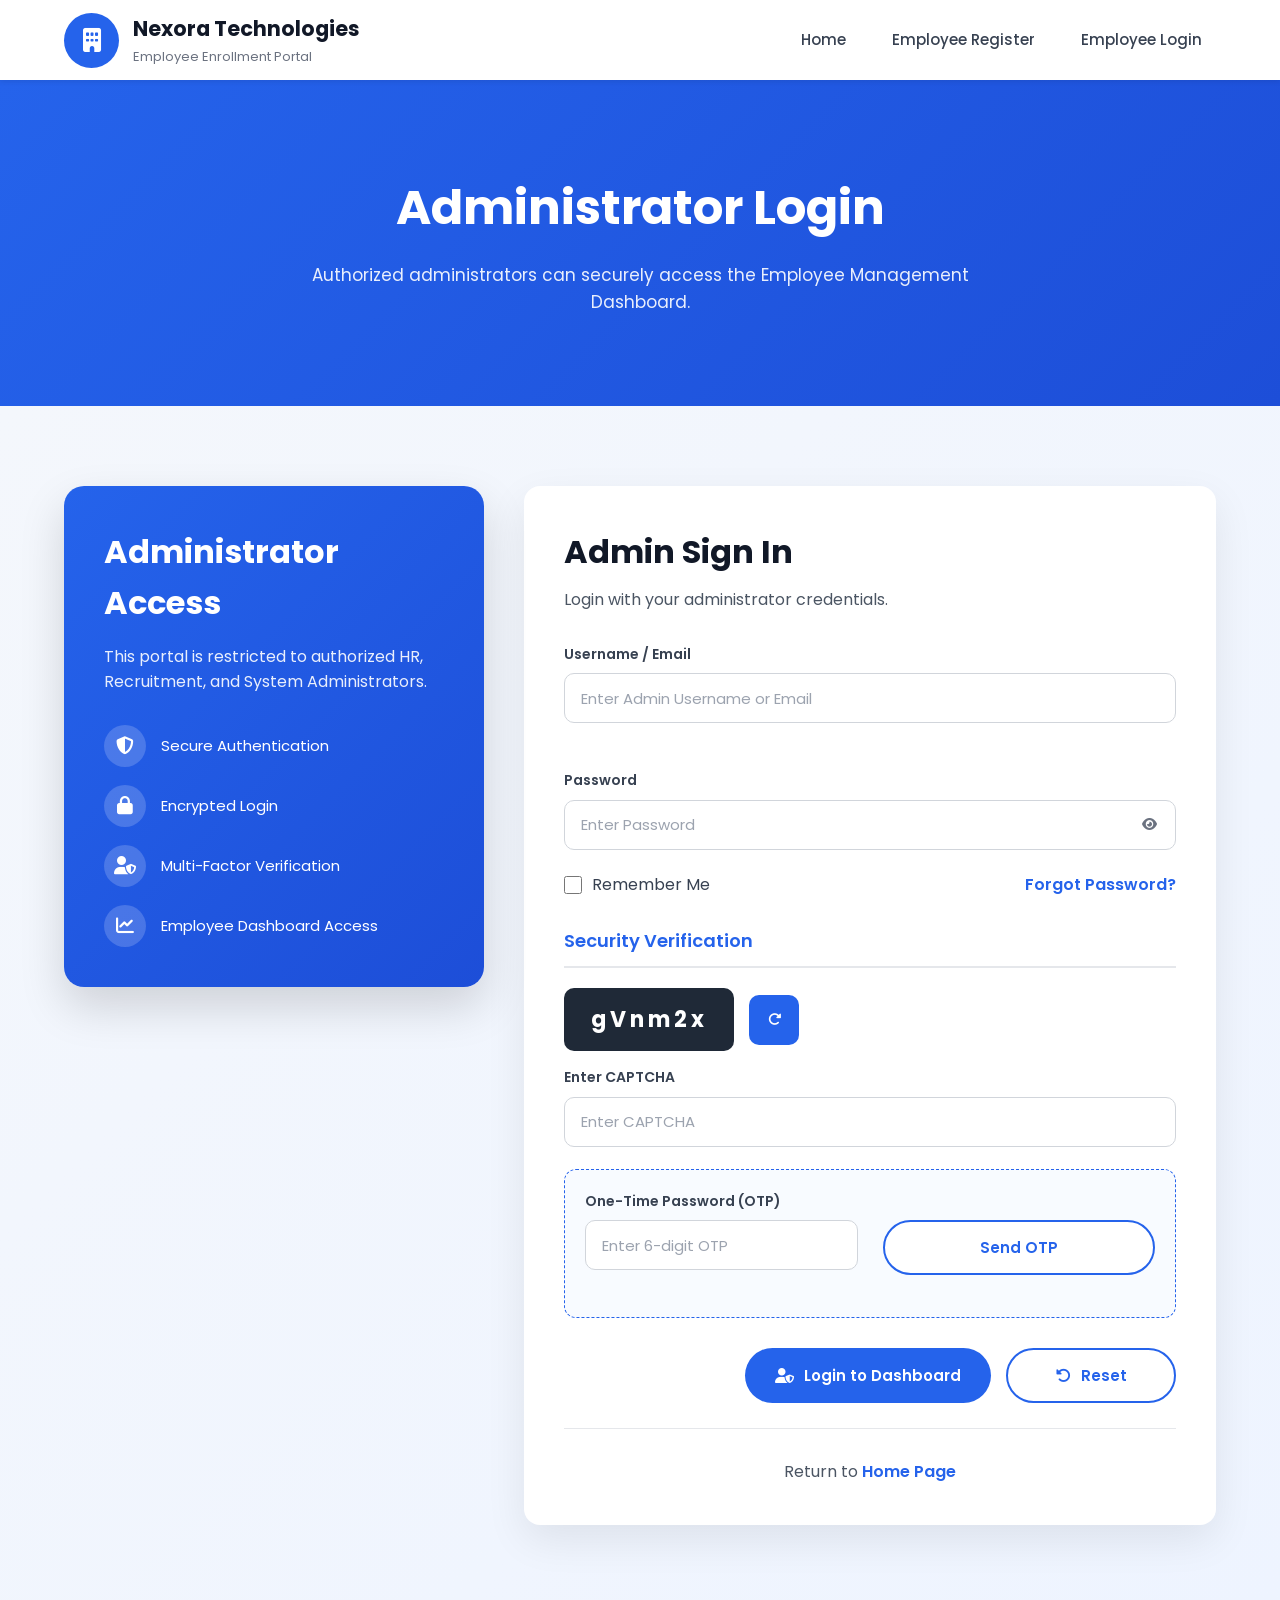
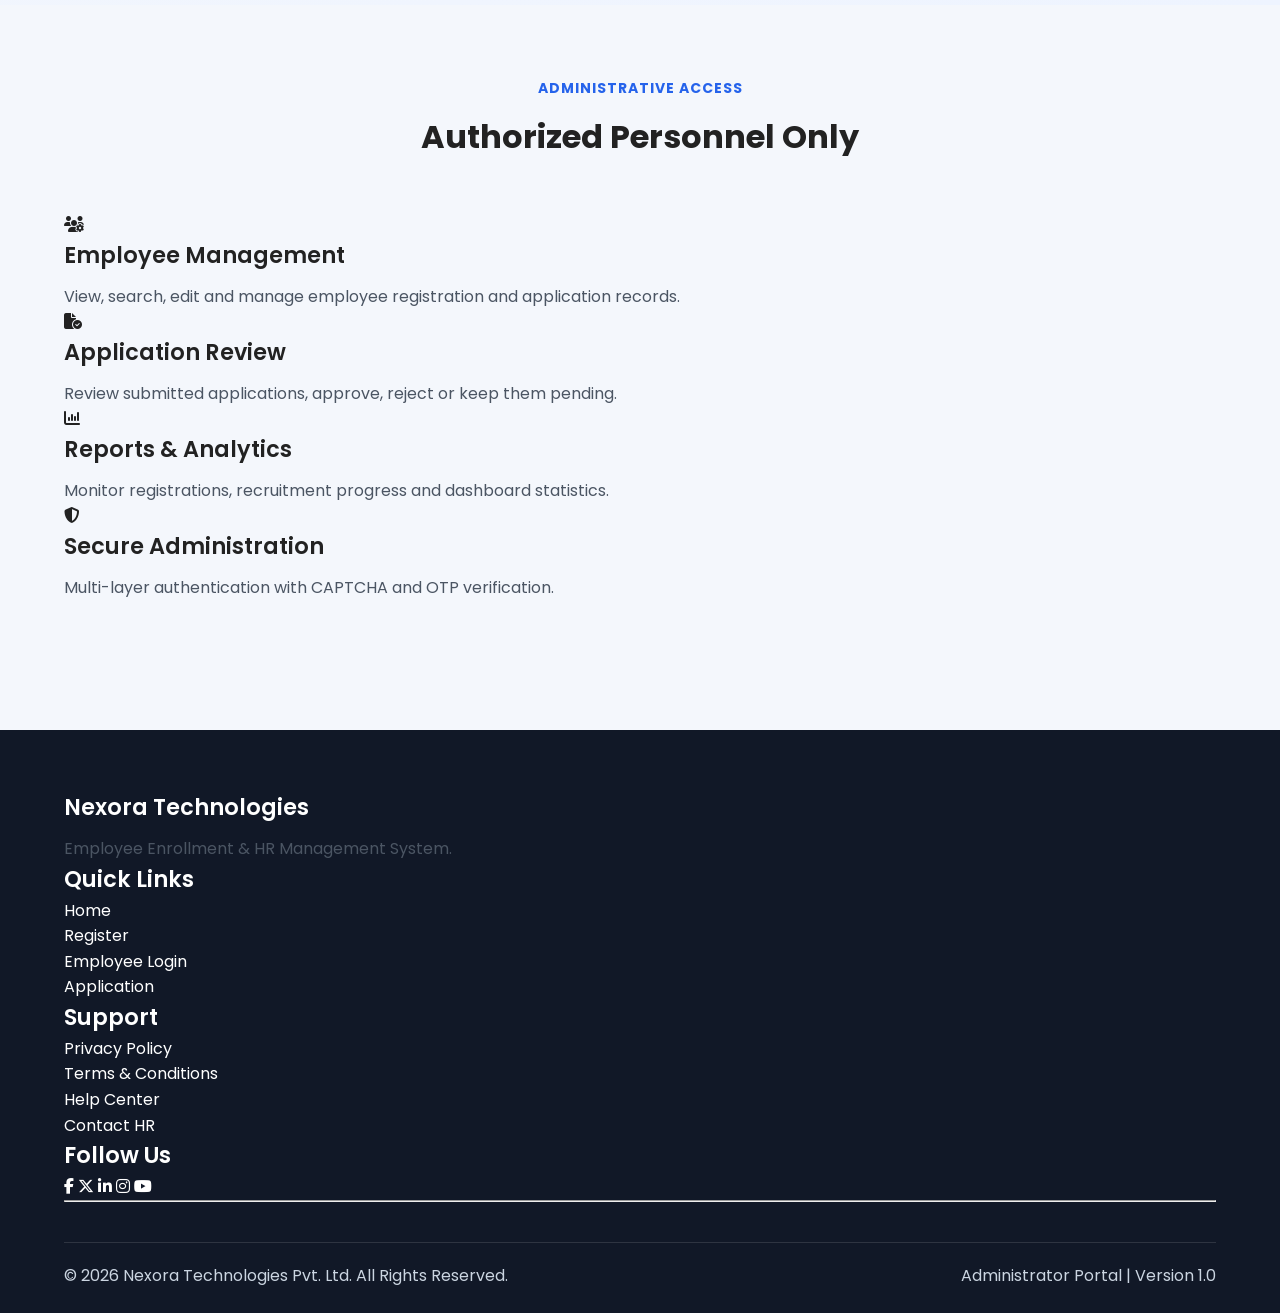
<file: admin-dashboard.html>
<!DOCTYPE html>
<html lang="en">

<head>

    <meta charset="UTF-8">

    <meta name="viewport"
          content="width=device-width, initial-scale=1.0">

    <title>Admin Dashboard | Nexora Technologies Pvt. Ltd.</title>

    <meta name="description"
          content="Administrator Dashboard - Employee Enrollment & HR Management System">

    <!-- Google Fonts -->
    <link rel="preconnect"
          href="https://fonts.googleapis.com">

    <link rel="preconnect"
          href="https://fonts.gstatic.com"
          crossorigin>

    <link href="https://fonts.googleapis.com/css2?family=Poppins:wght@300;400;500;600;700;800&display=swap"
          rel="stylesheet">

    <!-- Font Awesome -->
    <link rel="stylesheet"
          href="https://cdnjs.cloudflare.com/ajax/libs/font-awesome/6.6.0/css/all.min.css">

    <!-- Main CSS -->
    <link rel="stylesheet"
          href="style.css">

</head>

<body>

<!-- ===================================================
     DASHBOARD HEADER
=================================================== -->

<header class="dashboard-header">

    <div class="dashboard-header-left">

        <button
            id="sidebarToggle"
            class="menu-btn">

            <i class="fa-solid fa-bars"></i>

        </button>

        <a href="index.html"
           class="dashboard-logo">

            <i class="fa-solid fa-building"></i>

            <div>

                <h2>Nexora Technologies</h2>

                <span>Administrator Dashboard</span>

            </div>

        </a>

    </div>

    <div class="dashboard-header-right">

        <div class="header-search">

            <i class="fa-solid fa-magnifying-glass"></i>

            <input
                type="text"
                id="dashboardSearch"
                placeholder="Search employee...">

        </div>

        <button class="header-icon">

            <i class="fa-regular fa-bell"></i>

            <span class="notification-count">

                5

            </span>

        </button>

        <button class="header-icon">

            <i class="fa-regular fa-envelope"></i>

        </button>

        <div class="admin-profile">

            <img
                src="https://via.placeholder.com/45"
                alt="Admin">

            <div>

                <h4>

                    Administrator

                </h4>

                <span>

                    HR Department

                </span>

            </div>

        </div>

    </div>

</header>



<!-- ===================================================
     MAIN DASHBOARD
=================================================== -->

<div class="dashboard-container">

<!-- ===================================================
     SIDEBAR
=================================================== -->

<aside
    class="dashboard-sidebar"
    id="dashboardSidebar">

    <div class="sidebar-menu">

        <h4>

            MAIN MENU

        </h4>

        <ul>

            <li class="active">

                <a href="#">

                    <i class="fa-solid fa-gauge-high"></i>

                    Dashboard

                </a>

            </li>

            <li>

                <a href="#employees">

                    <i class="fa-solid fa-users"></i>

                    Employees

                </a>

            </li>

            <li>

                <a href="#applications">

                    <i class="fa-solid fa-file-lines"></i>

                    Applications

                </a>

            </li>

            <li>

                <a href="#departments">

                    <i class="fa-solid fa-building-user"></i>

                    Departments

                </a>

            </li>

            <li>

                <a href="#attendance">

                    <i class="fa-solid fa-calendar-check"></i>

                    Attendance

                </a>

            </li>

            <li>

                <a href="#reports">

                    <i class="fa-solid fa-chart-column"></i>

                    Reports

                </a>

            </li>

            <li>

                <a href="#analytics">

                    <i class="fa-solid fa-chart-line"></i>

                    Analytics

                </a>

            </li>

            <li>

                <a href="#settings">

                    <i class="fa-solid fa-gear"></i>

                    Settings

                </a>

            </li>

            <li>

                <a href="admin-login.html">

                    <i class="fa-solid fa-right-from-bracket"></i>

                    Logout

                </a>

            </li>

        </ul>

    </div>

</aside>



<!-- ===================================================
     CONTENT AREA
=================================================== -->

<main class="dashboard-content">

<!-- ===================================================
     PAGE TITLE
=================================================== -->

<div class="page-title">

    <div>

        <h1>

            Dashboard Overview

        </h1>

        <p>

            Welcome back, Administrator.
            Here is today's recruitment overview.

        </p>

    </div>

    <button
        class="btn primary-btn">

        <i class="fa-solid fa-download"></i>

        Export Report

    </button>

</div>



<!-- ===================================================
     DASHBOARD STATISTICS
=================================================== -->

<section class="stats-grid">

    <div class="stat-card">

        <div class="stat-icon blue">

            <i class="fa-solid fa-users"></i>

        </div>

        <div>

            <h2 id="totalEmployees">

                248

            </h2>

            <p>

                Total Employees

            </p>

        </div>

    </div>

    <div class="stat-card">

        <div class="stat-icon green">

            <i class="fa-solid fa-user-plus"></i>

        </div>

        <div>

            <h2 id="newApplications">

                37

            </h2>

            <p>

                New Applications

            </p>

        </div>

    </div>

    <div class="stat-card">

        <div class="stat-icon orange">

            <i class="fa-solid fa-clock"></i>

        </div>

        <div>

            <h2 id="pendingReview">

                14

            </h2>

            <p>

                Pending Review

            </p>

        </div>

    </div>

    <div class="stat-card">

        <div class="stat-icon red">

            <i class="fa-solid fa-circle-check"></i>

        </div>

        <div>

            <h2 id="approvedApplications">

                186

            </h2>

            <p>

                Approved

            </p>

        </div>

    </div>

</section>

<!-- ===========================================
     Continues in Part 2
=========================================== -->
<!-- ===================================================
     QUICK ACTIONS
=================================================== -->

<section class="quick-actions-section">

    <div class="section-header">

        <h2>

            Quick Actions

        </h2>

        <p>

            Frequently used administrator operations.

        </p>

    </div>

    <div class="quick-actions-grid">

        <button class="action-card" id="addEmployeeBtn">

            <i class="fa-solid fa-user-plus"></i>

            <span>Add Employee</span>

        </button>

        <button class="action-card" id="viewApplicationsBtn">

            <i class="fa-solid fa-file-circle-check"></i>

            <span>Review Applications</span>

        </button>

        <button class="action-card" id="generateReportBtn">

            <i class="fa-solid fa-file-arrow-down"></i>

            <span>Generate Report</span>

        </button>

        <button class="action-card" id="sendNoticeBtn">

            <i class="fa-solid fa-bullhorn"></i>

            <span>Send Notice</span>

        </button>

        <button class="action-card" id="manageDepartmentsBtn">

            <i class="fa-solid fa-building-user"></i>

            <span>Departments</span>

        </button>

        <button class="action-card" id="systemSettingsBtn">

            <i class="fa-solid fa-gear"></i>

            <span>System Settings</span>

        </button>

    </div>

</section>



<!-- ===================================================
     RECENT ACTIVITIES
=================================================== -->

<section class="dashboard-card">

    <div class="card-header">

        <h2>

            Recent Activities

        </h2>

        <button class="btn secondary-btn">

            View All

        </button>

    </div>

    <div class="activity-list">

        <div class="activity-item">

            <div class="activity-icon success">

                <i class="fa-solid fa-user-check"></i>

            </div>

            <div class="activity-content">

                <h4>

                    New employee approved

                </h4>

                <p>

                    Rahul Sharma's application was approved by HR.

                </p>

            </div>

            <span class="activity-time">

                10 mins ago

            </span>

        </div>

        <div class="activity-item">

            <div class="activity-icon warning">

                <i class="fa-solid fa-file-circle-question"></i>

            </div>

            <div class="activity-content">

                <h4>

                    Application pending review

                </h4>

                <p>

                    Priya Das submitted a new employee application.

                </p>

            </div>

            <span class="activity-time">

                35 mins ago

            </span>

        </div>

        <div class="activity-item">

            <div class="activity-icon info">

                <i class="fa-solid fa-envelope-open-text"></i>

            </div>

            <div class="activity-content">

                <h4>

                    Offer letter emailed

                </h4>

                <p>

                    Appointment letter successfully delivered.

                </p>

            </div>

            <span class="activity-time">

                1 hour ago

            </span>

        </div>

        <div class="activity-item">

            <div class="activity-icon danger">

                <i class="fa-solid fa-triangle-exclamation"></i>

            </div>

            <div class="activity-content">

                <h4>

                    Document verification required

                </h4>

                <p>

                    PAN verification failed for one applicant.

                </p>

            </div>

            <span class="activity-time">

                2 hours ago

            </span>

        </div>

    </div>

</section>



<!-- ===================================================
     RECRUITMENT SUMMARY
=================================================== -->

<section class="summary-grid">

    <div class="summary-card">

        <h3>

            Today's Interviews

        </h3>

        <h1>

            12

        </h1>

        <p>

            Scheduled candidates

        </p>

    </div>

    <div class="summary-card">

        <h3>

            Open Positions

        </h3>

        <h1>

            18

        </h1>

        <p>

            Across all departments

        </p>

    </div>

    <div class="summary-card">

        <h3>

            Offers Released

        </h3>

        <h1>

            8

        </h1>

        <p>

            This week

        </p>

    </div>

    <div class="summary-card">

        <h3>

            Joining Today

        </h3>

        <h1>

            5

        </h1>

        <p>

            New employees

        </p>

    </div>

</section>



<!-- ===================================================
     ANNOUNCEMENTS
=================================================== -->

<section class="dashboard-card">

    <div class="card-header">

        <h2>

            HR Announcements

        </h2>

    </div>

    <div class="announcement-list">

        <div class="announcement-item">

            <i class="fa-solid fa-bullhorn"></i>

            <div>

                <h4>

                    Recruitment Drive

                </h4>

                <p>

                    Campus hiring begins next Monday.

                </p>

            </div>

        </div>

        <div class="announcement-item">

            <i class="fa-solid fa-calendar-days"></i>

            <div>

                <h4>

                    Monthly HR Meeting

                </h4>

                <p>

                    Scheduled for Friday at 3:00 PM.

                </p>

            </div>

        </div>

        <div class="announcement-item">

            <i class="fa-solid fa-shield-halved"></i>

            <div>

                <h4>

                    Security Reminder

                </h4>

                <p>

                    Enable two-factor authentication for all admin accounts.

                </p>

            </div>

        </div>

    </div>

</section>

<!-- ===================================================
     EMPLOYEE MANAGEMENT TABLE
     Continues in Part 3
=================================================== -->


<!-- ===================================================
     EMPLOYEE MANAGEMENT
=================================================== -->

<section
    class="dashboard-card"
    id="employees">

    <div class="card-header">

        <div>

            <h2>

                Employee Management

            </h2>

            <p>

                View, search, edit and manage employee records.

            </p>

        </div>

        <button
            class="btn primary-btn"
            id="addEmployee">

            <i class="fa-solid fa-user-plus"></i>

            Add Employee

        </button>

    </div>



    <!-- ==========================================
         SEARCH & FILTER
    ========================================== -->

    <div class="table-toolbar">

        <div class="toolbar-search">

            <i class="fa-solid fa-magnifying-glass"></i>

            <input
                type="text"
                id="employeeSearch"
                placeholder="Search by Employee ID, Name or Email">

        </div>

        <div class="toolbar-filters">

            <select id="departmentFilter">

                <option value="">All Departments</option>
                <option>Software Development</option>
                <option>Web Development</option>
                <option>Mobile Development</option>
                <option>Cloud Computing</option>
                <option>AI & ML</option>
                <option>Cyber Security</option>
                <option>HR</option>
                <option>Finance</option>
                <option>Marketing</option>

            </select>

            <select id="statusFilter">

                <option value="">All Status</option>
                <option>Approved</option>
                <option>Pending</option>
                <option>Rejected</option>

            </select>

            <button
                class="btn secondary-btn"
                id="refreshEmployeeTable">

                <i class="fa-solid fa-rotate-right"></i>

                Refresh

            </button>

        </div>

    </div>



    <!-- ==========================================
         EMPLOYEE TABLE
    ========================================== -->

    <div class="table-responsive">

        <table
            class="dashboard-table"
            id="employeeTable">

            <thead>

                <tr>

                    <th>#</th>

                    <th>Employee ID</th>

                    <th>Name</th>

                    <th>Email</th>

                    <th>Department</th>

                    <th>Mobile</th>

                    <th>Status</th>

                    <th>Actions</th>

                </tr>

            </thead>

            <tbody id="employeeTableBody">

                <tr>

                    <td>1</td>

                    <td>EMP000001</td>

                    <td>Rahul Sharma</td>

                    <td>rahul@email.com</td>

                    <td>Software Development</td>

                    <td>9876543210</td>

                    <td>

                        <span class="status approved">

                            Approved

                        </span>

                    </td>

                    <td>

                        <button
                            class="table-btn view-btn"
                            title="View">

                            <i class="fa-solid fa-eye"></i>

                        </button>

                        <button
                            class="table-btn edit-btn"
                            title="Edit">

                            <i class="fa-solid fa-pen"></i>

                        </button>

                        <button
                            class="table-btn delete-btn"
                            title="Delete">

                            <i class="fa-solid fa-trash"></i>

                        </button>

                    </td>

                </tr>

                <tr>

                    <td>2</td>

                    <td>EMP000002</td>

                    <td>Priya Das</td>

                    <td>priya@email.com</td>

                    <td>Human Resources</td>

                    <td>9123456789</td>

                    <td>

                        <span class="status pending">

                            Pending

                        </span>

                    </td>

                    <td>

                        <button
                            class="table-btn view-btn">

                            <i class="fa-solid fa-eye"></i>

                        </button>

                        <button
                            class="table-btn edit-btn">

                            <i class="fa-solid fa-pen"></i>

                        </button>

                        <button
                            class="table-btn delete-btn">

                            <i class="fa-solid fa-trash"></i>

                        </button>

                    </td>

                </tr>

                <tr>

                    <td>3</td>

                    <td>EMP000003</td>

                    <td>Amit Kumar</td>

                    <td>amit@email.com</td>

                    <td>Finance</td>

                    <td>9012345678</td>

                    <td>

                        <span class="status rejected">

                            Rejected

                        </span>

                    </td>

                    <td>

                        <button
                            class="table-btn view-btn">

                            <i class="fa-solid fa-eye"></i>

                        </button>

                        <button
                            class="table-btn edit-btn">

                            <i class="fa-solid fa-pen"></i>

                        </button>

                        <button
                            class="table-btn delete-btn">

                            <i class="fa-solid fa-trash"></i>

                        </button>

                    </td>

                </tr>

            </tbody>

        </table>

    </div>



    <!-- ==========================================
         PAGINATION
    ========================================== -->

    <div class="table-footer">

        <div>

            Showing

            <strong>

                1-3

            </strong>

            of

            <strong>

                248

            </strong>

            Employees

        </div>

        <div class="pagination">

            <button class="page-btn">

                <i class="fa-solid fa-angle-left"></i>

            </button>

            <button class="page-btn active">

                1

            </button>

            <button class="page-btn">

                2

            </button>

            <button class="page-btn">

                3

            </button>

            <button class="page-btn">

                4

            </button>

            <button class="page-btn">

                <i class="fa-solid fa-angle-right"></i>

            </button>

        </div>

    </div>

</section>

<!-- ===================================================
     EMPLOYEE DETAILS MODAL
     Continues in Part 4
=================================================== -->

<!-- ===================================================
     EMPLOYEE DETAILS MODAL
=================================================== -->

<div
    class="modal"
    id="employeeModal">

    <div class="modal-content large-modal">

        <div class="modal-header">

            <h2>

                Employee Details

            </h2>

            <button
                class="close-modal"
                id="closeEmployeeModal">

                <i class="fa-solid fa-xmark"></i>

            </button>

        </div>

        <div class="modal-body">

            <div class="employee-profile">

                <div class="employee-avatar">

                    <img
                        src="https://via.placeholder.com/120"
                        alt="Employee">

                </div>

                <div class="employee-basic-info">

                    <h2 id="modalEmployeeName">

                        Rahul Sharma

                    </h2>

                    <p>

                        Employee ID :
                        <strong id="modalEmployeeId">

                            EMP000001

                        </strong>

                    </p>

                    <p>

                        Department :
                        <strong id="modalDepartment">

                            Software Development

                        </strong>

                    </p>

                    <span class="status approved">

                        Approved

                    </span>

                </div>

            </div>

            <hr>

            <div class="details-grid">

                <div>

                    <h4>Email</h4>
                    <p id="modalEmail">rahul@email.com</p>

                </div>

                <div>

                    <h4>Mobile</h4>
                    <p id="modalMobile">9876543210</p>

                </div>

                <div>

                    <h4>Date of Birth</h4>
                    <p id="modalDob">15 May 2000</p>

                </div>

                <div>

                    <h4>Gender</h4>
                    <p id="modalGender">Male</p>

                </div>

                <div>

                    <h4>Qualification</h4>
                    <p id="modalQualification">B.Tech</p>

                </div>

                <div>

                    <h4>Experience</h4>
                    <p id="modalExperience">2 Years</p>

                </div>

                <div>

                    <h4>Joining Date</h4>
                    <p id="modalJoiningDate">01 July 2026</p>

                </div>

                <div>

                    <h4>Application Status</h4>
                    <p id="modalStatus">Approved</p>

                </div>

            </div>

            <div class="employee-address">

                <h3>

                    Address

                </h3>

                <p id="modalAddress">

                    Kolkata, West Bengal, India

                </p>

            </div>

            <div class="employee-skills">

                <h3>

                    Technical Skills

                </h3>

                <div class="skill-tags">

                    <span>HTML</span>
                    <span>CSS</span>
                    <span>JavaScript</span>
                    <span>React</span>
                    <span>Node.js</span>

                </div>

            </div>

        </div>

        <div class="modal-footer">

            <button
                class="btn secondary-btn"
                id="printEmployeeProfile">

                <i class="fa-solid fa-print"></i>

                Print

            </button>

            <button
                class="btn primary-btn"
                id="editEmployeeProfile">

                <i class="fa-solid fa-pen"></i>

                Edit Employee

            </button>

        </div>

    </div>

</div>



<!-- ===================================================
     APPLICATION REVIEW PANEL
=================================================== -->

<section
    class="dashboard-card"
    id="applications">

    <div class="card-header">

        <div>

            <h2>

                Pending Applications

            </h2>

            <p>

                Review employee applications awaiting approval.

            </p>

        </div>

    </div>

    <div class="table-responsive">

        <table class="dashboard-table">

            <thead>

                <tr>

                    <th>Application ID</th>
                    <th>Applicant</th>
                    <th>Department</th>
                    <th>Applied On</th>
                    <th>Status</th>
                    <th>Action</th>

                </tr>

            </thead>

            <tbody>

                <tr>

                    <td>APP000021</td>
                    <td>Ankit Roy</td>
                    <td>Web Development</td>
                    <td>28 Jul 2026</td>

                    <td>

                        <span class="status pending">

                            Pending

                        </span>

                    </td>

                    <td>

                        <button class="table-btn approve-btn">

                            <i class="fa-solid fa-check"></i>

                        </button>

                        <button class="table-btn reject-btn">

                            <i class="fa-solid fa-xmark"></i>

                        </button>

                        <button class="table-btn view-btn">

                            <i class="fa-solid fa-eye"></i>

                        </button>

                    </td>

                </tr>

                <tr>

                    <td>APP000022</td>
                    <td>Sneha Paul</td>
                    <td>Finance</td>
                    <td>29 Jul 2026</td>

                    <td>

                        <span class="status pending">

                            Pending

                        </span>

                    </td>

                    <td>

                        <button class="table-btn approve-btn">

                            <i class="fa-solid fa-check"></i>

                        </button>

                        <button class="table-btn reject-btn">

                            <i class="fa-solid fa-xmark"></i>

                        </button>

                        <button class="table-btn view-btn">

                            <i class="fa-solid fa-eye"></i>

                        </button>

                    </td>

                </tr>

            </tbody>

        </table>

    </div>

</section>

<!-- ===================================================
     REPORTS & ANALYTICS
     Continues in Part 5
=================================================== -->

<!-- ===================================================
     REPORTS & ANALYTICS
=================================================== -->

<section
    class="dashboard-card"
    id="reports">

    <div class="card-header">

        <div>

            <h2>

                Reports & Analytics

            </h2>

            <p>

                Recruitment statistics and employee insights.

            </p>

        </div>

        <button
            class="btn primary-btn"
            id="downloadReports">

            <i class="fa-solid fa-file-arrow-down"></i>

            Download Reports

        </button>

    </div>

    <div class="analytics-grid">

        <div class="analytics-card">

            <h3>

                Recruitment Progress

            </h3>

            <div class="chart-placeholder">

                <i class="fa-solid fa-chart-column"></i>

                <p>

                    Monthly Recruitment Chart

                </p>

            </div>

        </div>

        <div class="analytics-card">

            <h3>

                Department Distribution

            </h3>

            <div class="chart-placeholder">

                <i class="fa-solid fa-chart-pie"></i>

                <p>

                    Employee Distribution

                </p>

            </div>

        </div>

        <div class="analytics-card">

            <h3>

                Application Status

            </h3>

            <ul class="analytics-list">

                <li>

                    <span>Approved</span>

                    <strong>186</strong>

                </li>

                <li>

                    <span>Pending</span>

                    <strong>14</strong>

                </li>

                <li>

                    <span>Rejected</span>

                    <strong>48</strong>

                </li>

                <li>

                    <span>Total</span>

                    <strong>248</strong>

                </li>

            </ul>

        </div>

    </div>

</section>



<!-- ===================================================
     SYSTEM SETTINGS
=================================================== -->

<section
    class="dashboard-card"
    id="settings">

    <div class="card-header">

        <div>

            <h2>

                System Settings

            </h2>

            <p>

                Configure administrator preferences.

            </p>

        </div>

    </div>

    <div class="settings-grid">

        <div class="setting-item">

            <label>

                Company Name

            </label>

            <input
                type="text"
                value="Nexora Technologies Pvt. Ltd.">

        </div>

        <div class="setting-item">

            <label>

                HR Contact Email

            </label>

            <input
                type="email"
                value="hr@nexora.com">

        </div>

        <div class="setting-item">

            <label>

                Support Phone

            </label>

            <input
                type="text"
                value="+91 9876543210">

        </div>

        <div class="setting-item">

            <label>

                Default Application Status

            </label>

            <select>

                <option selected>

                    Pending

                </option>

                <option>

                    Approved

                </option>

                <option>

                    Rejected

                </option>

            </select>

        </div>

    </div>

    <div class="settings-actions">

        <button
            class="btn primary-btn">

            <i class="fa-solid fa-floppy-disk"></i>

            Save Settings

        </button>

    </div>

</section>



<!-- ===================================================
     ADMIN PROFILE
=================================================== -->

<section
    class="dashboard-card">

    <div class="card-header">

        <h2>

            Administrator Profile

        </h2>

    </div>

    <div class="admin-profile-card">

        <div class="profile-image">

            <img
                src="https://via.placeholder.com/140"
                alt="Administrator">

        </div>

        <div class="profile-details">

            <h3>

                System Administrator

            </h3>

            <p>

                Administrator ID:
                <strong>ADM0001</strong>

            </p>

            <p>

                Department:
                <strong>Human Resources</strong>

            </p>

            <p>

                Email:
                <strong>admin@nexora.com</strong>

            </p>

            <p>

                Last Login:
                <strong>30 July 2026, 09:15 AM</strong>

            </p>

        </div>

    </div>

</section>

<!-- ===================================================
     FOOTER & SCRIPTS
     Continues in Part 6
=================================================== -->

<!-- ===================================================
     DASHBOARD FOOTER
=================================================== -->

<footer class="dashboard-footer">

    <div class="footer-left">

        <p>

            &copy; 2026 Nexora Technologies Pvt. Ltd.
            All Rights Reserved.

        </p>

    </div>

    <div class="footer-right">

        <span>

            Admin Dashboard Version 1.0

        </span>

    </div>

</footer>

</main>

</div>



<!-- ===================================================
     LOADING OVERLAY
=================================================== -->

<div
    id="loadingOverlay"
    class="loading-overlay"
    style="display:none;">

    <div class="loader"></div>

    <p>

        Processing request...

    </p>

</div>



<!-- ===================================================
     TOAST NOTIFICATION
=================================================== -->

<div
    id="toastNotification"
    class="toast-notification">

    <span id="toastMessage">

        Notification

    </span>

</div>



<!-- ===================================================
     DELETE CONFIRMATION MODAL
=================================================== -->

<div
    class="modal"
    id="deleteConfirmationModal">

    <div class="modal-content small-modal">

        <div class="modal-header">

            <h2>

                Delete Employee

            </h2>

            <button
                class="close-modal"
                id="closeDeleteModal">

                <i class="fa-solid fa-xmark"></i>

            </button>

        </div>

        <div class="modal-body">

            <p>

                Are you sure you want to delete this employee record?

            </p>

            <p>

                This action cannot be undone.

            </p>

        </div>

        <div class="modal-footer">

            <button
                class="btn secondary-btn"
                id="cancelDelete">

                Cancel

            </button>

            <button
                class="btn danger-btn"
                id="confirmDelete">

                <i class="fa-solid fa-trash"></i>

                Delete

            </button>

        </div>

    </div>

</div>



<!-- ===================================================
     LOGOUT CONFIRMATION MODAL
=================================================== -->

<div
    class="modal"
    id="logoutModal">

    <div class="modal-content small-modal">

        <div class="modal-header">

            <h2>

                Logout

            </h2>

            <button
                class="close-modal"
                id="closeLogoutModal">

                <i class="fa-solid fa-xmark"></i>

            </button>

        </div>

        <div class="modal-body">

            <p>

                Do you really want to log out from the
                Administrator Dashboard?

            </p>

        </div>

        <div class="modal-footer">

            <button
                class="btn secondary-btn"
                id="cancelLogout">

                Stay Logged In

            </button>

            <a
                href="admin-login.html"
                class="btn danger-btn">

                <i class="fa-solid fa-right-from-bracket"></i>

                Logout

            </a>

        </div>

    </div>

</div>



<!-- ===================================================
     JAVASCRIPT
=================================================== -->

<script src="script.js"></script>

</body>

</html>
</file>
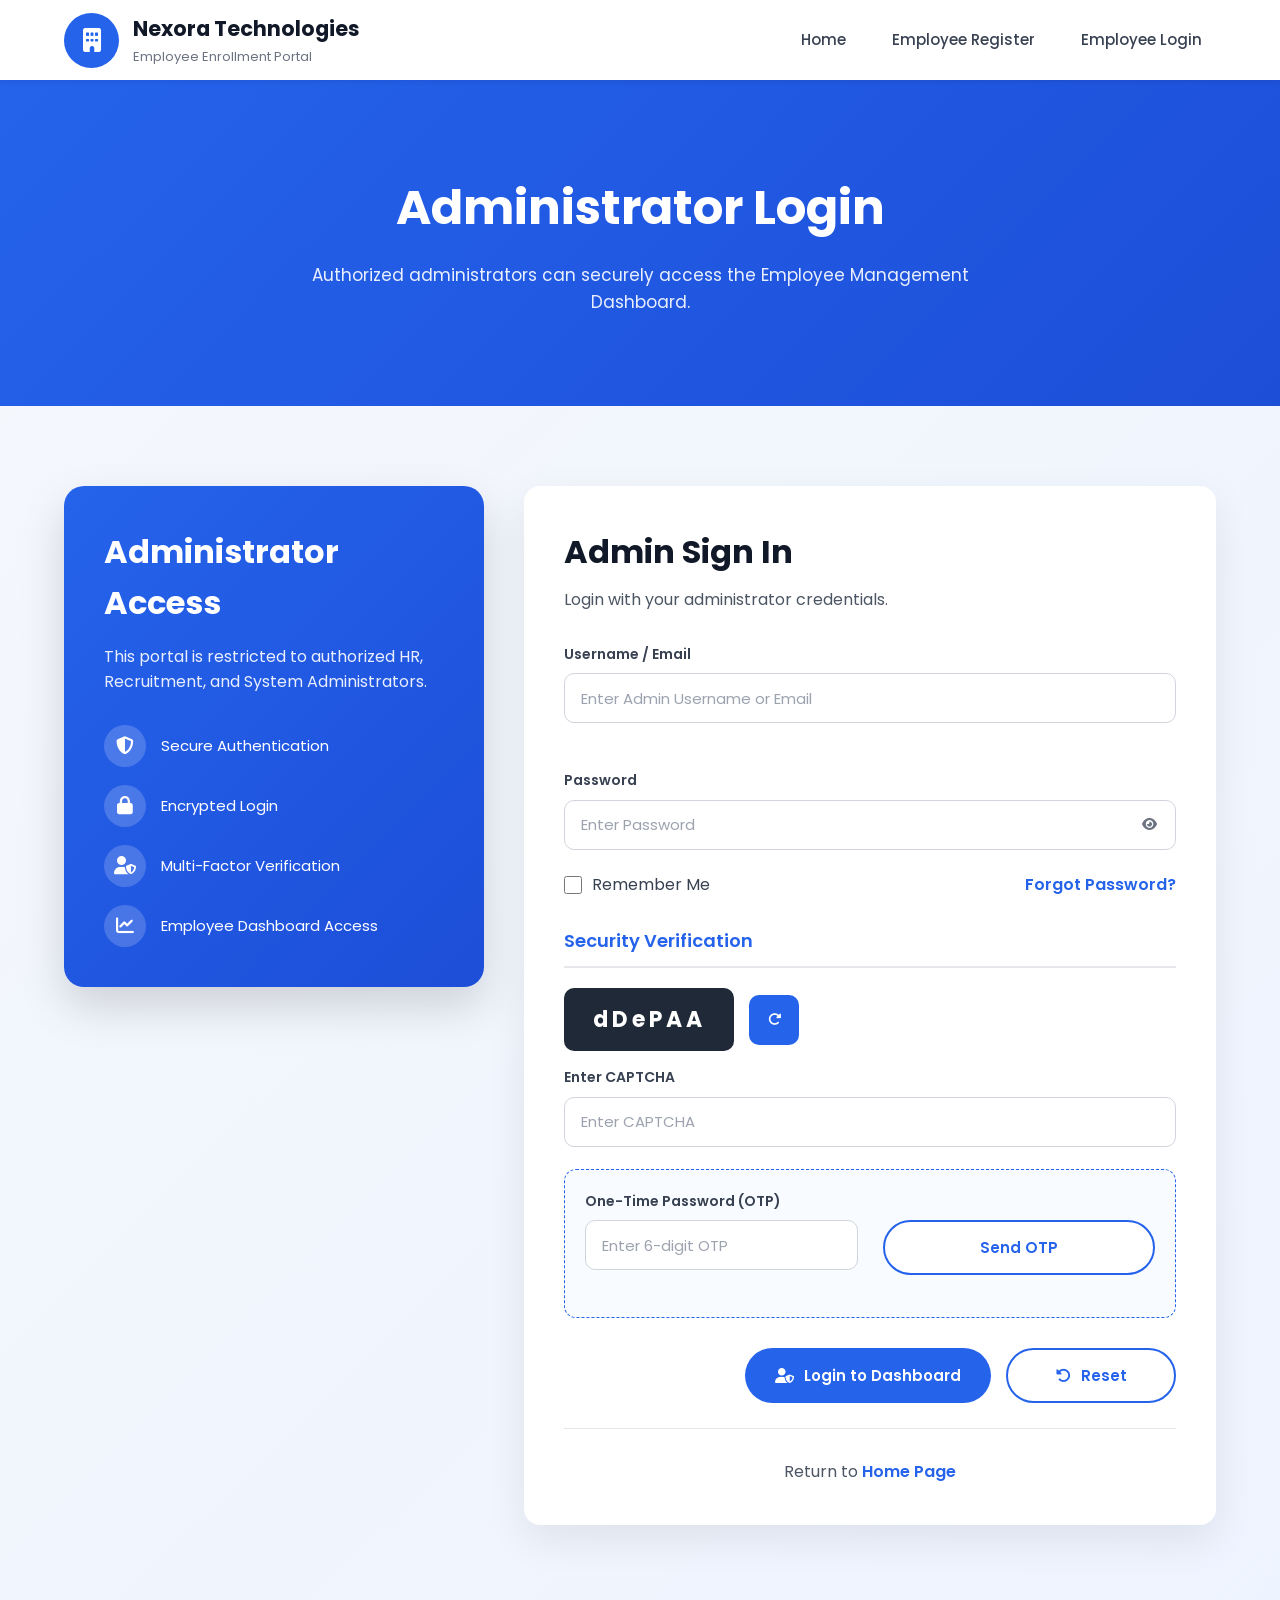
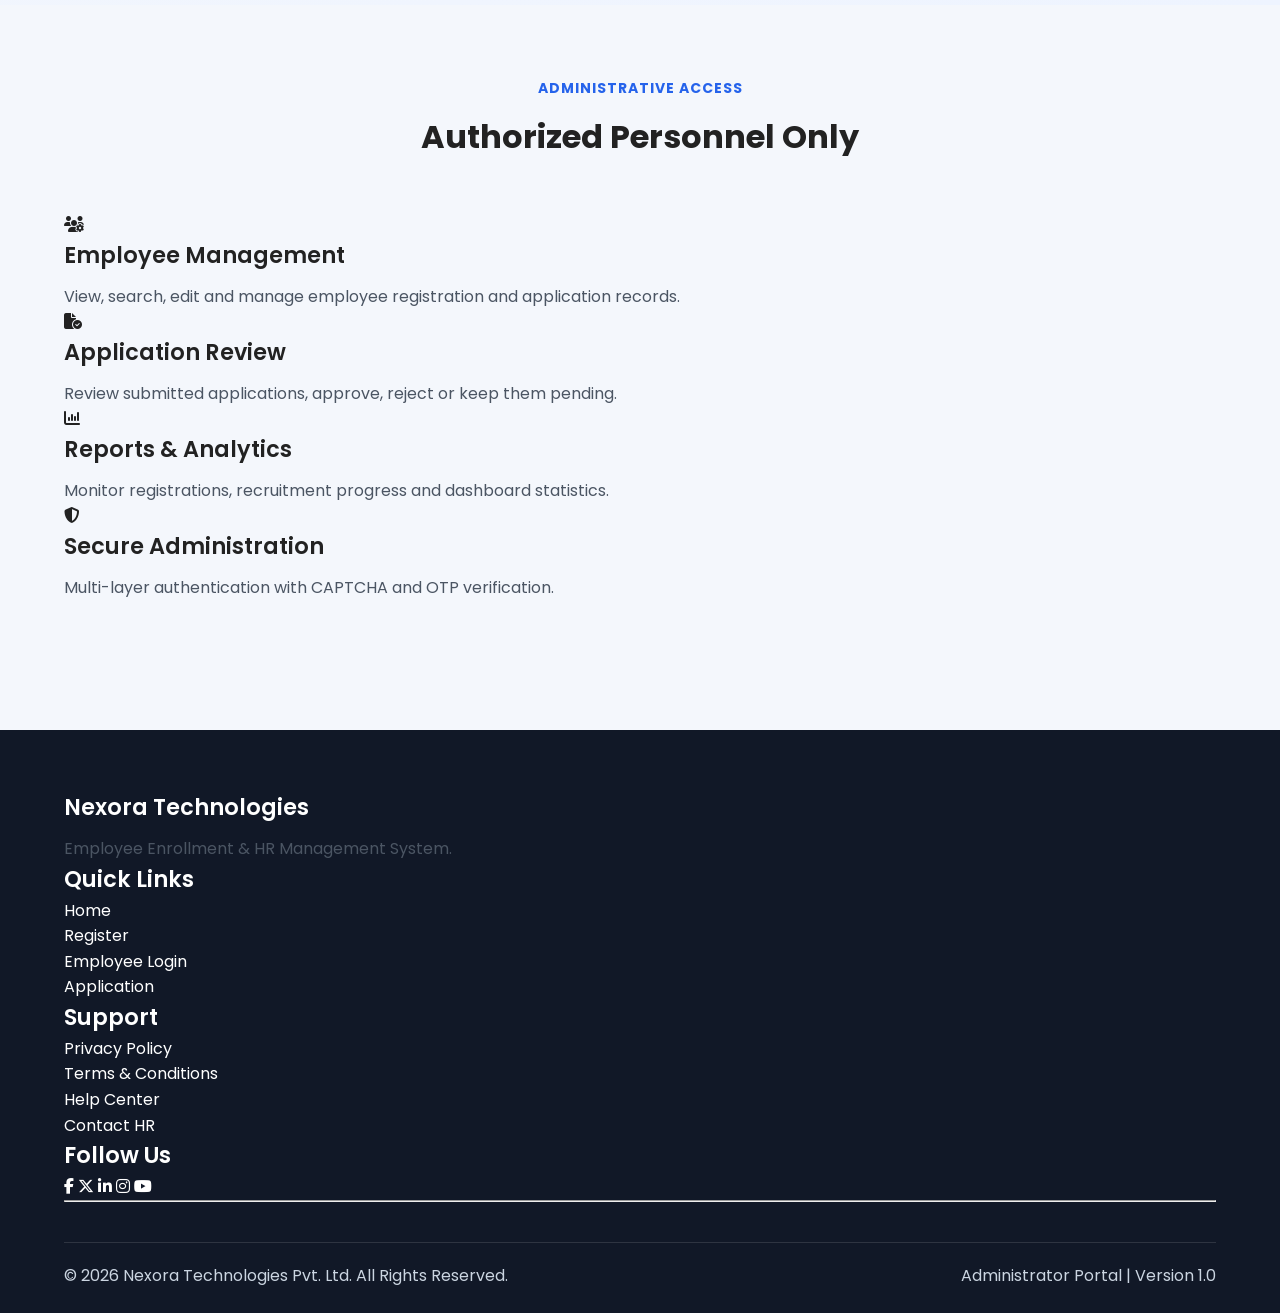
<file: admin-login.html>
<!DOCTYPE html>
<html lang="en">

<head>

    <meta charset="UTF-8">

    <meta name="viewport"
          content="width=device-width, initial-scale=1.0">

    <title>Admin Login | Nexora Technologies Pvt. Ltd.</title>

    <meta name="description"
          content="Secure Administrator Login Portal">

    <!-- Google Fonts -->
    <link rel="preconnect"
          href="https://fonts.googleapis.com">

    <link rel="preconnect"
          href="https://fonts.gstatic.com"
          crossorigin>

    <link href="https://fonts.googleapis.com/css2?family=Poppins:wght@300;400;500;600;700;800&display=swap"
          rel="stylesheet">

    <!-- Font Awesome -->
    <link rel="stylesheet"
          href="https://cdnjs.cloudflare.com/ajax/libs/font-awesome/6.6.0/css/all.min.css">

    <!-- Main CSS -->
    <link rel="stylesheet"
          href="style.css">

</head>

<body>

<!-- ==========================================
     HEADER
========================================== -->

<header class="main-header">

    <div class="container header-container">

        <a href="index.html"
           class="logo">

            <i class="fa-solid fa-building"></i>

            <div>

                <h2>Nexora Technologies</h2>

                <span>Employee Enrollment Portal</span>

            </div>

        </a>

        <nav class="navbar">

            <ul class="nav-links">

                <li>
                    <a href="index.html">Home</a>
                </li>

                <li>
                    <a href="register.html">Employee Register</a>
                </li>

                <li>
                    <a href="login.html">Employee Login</a>
                </li>

            </ul>

        </nav>

    </div>

</header>



<!-- ==========================================
     PAGE BANNER
========================================== -->

<section class="page-banner">

    <div class="container">

        <h1>Administrator Login</h1>

        <p>

            Authorized administrators can securely access the
            Employee Management Dashboard.

        </p>

    </div>

</section>



<!-- ==========================================
     ADMIN LOGIN SECTION
========================================== -->

<section class="login-section">

    <div class="container">

        <div class="login-wrapper">

            <!-- ==================================
                 SECURITY INFORMATION
            =================================== -->

            <div class="login-info">

                <h2>

                    Administrator Access

                </h2>

                <p>

                    This portal is restricted to authorized HR,
                    Recruitment, and System Administrators.

                </p>

                <ul class="feature-list">

                    <li>

                        <i class="fa-solid fa-shield-halved"></i>

                        Secure Authentication

                    </li>

                    <li>

                        <i class="fa-solid fa-lock"></i>

                        Encrypted Login

                    </li>

                    <li>

                        <i class="fa-solid fa-user-shield"></i>

                        Multi-Factor Verification

                    </li>

                    <li>

                        <i class="fa-solid fa-chart-line"></i>

                        Employee Dashboard Access

                    </li>

                </ul>

            </div>



            <!-- ==================================
                 ADMIN LOGIN FORM
            =================================== -->

            <div class="form-container">

                <h2>

                    Admin Sign In

                </h2>

                <p>

                    Login with your administrator credentials.

                </p>

                <form id="adminLoginForm"
                      autocomplete="off">

                    <!-- Username -->

                    <div class="form-group">

                        <label for="adminUsername">

                            Username / Email

                        </label>

                        <input
                            type="text"
                            id="adminUsername"
                            name="adminUsername"
                            placeholder="Enter Admin Username or Email"
                            required>

                        <small
                            id="adminUsernameMessage"
                            class="input-message"></small>

                    </div>



                    <!-- Password -->

                    <div class="form-group">

                        <label for="adminPassword">

                            Password

                        </label>

                        <div class="password-input">

                            <input
                                type="password"
                                id="adminPassword"
                                name="adminPassword"
                                placeholder="Enter Password"
                                required>

                            <button
                                type="button"
                                class="password-toggle"
                                id="toggleAdminPassword">

                                <i class="fa-solid fa-eye"></i>

                            </button>

                        </div>

                    </div>



                    <!-- Remember Me -->

                    <div class="login-options">

                        <label class="checkbox-label">

                            <input
                                type="checkbox"
                                id="rememberAdmin">

                            Remember Me

                        </label>

                        <a href="#"
                           id="adminForgotPassword">

                            Forgot Password?

                        </a>

                    </div>



                    <!-- CAPTCHA -->

                    <h3 class="form-section-title">

                        Security Verification

                    </h3>

                    <div class="captcha-wrapper">

                        <div
                            class="captcha-display"
                            id="adminCaptcha">

                            ABC123

                        </div>

                        <button
                            type="button"
                            id="refreshAdminCaptcha"
                            class="refresh-captcha">

                            <i class="fa-solid fa-rotate-right"></i>

                        </button>

                    </div>

                    <div class="form-group">

                        <label for="adminCaptchaInput">

                            Enter CAPTCHA

                        </label>

                        <input
                            type="text"
                            id="adminCaptchaInput"
                            placeholder="Enter CAPTCHA"
                            required>

                    </div>

                    <!-- Continues in Part 2 -->

                                        <!-- ==========================================
                         OTP VERIFICATION
                    ========================================== -->

                    <h3 class="form-section-title">

                        Administrator OTP Verification

                    </h3>

                    <div class="otp-box">

                        <div class="form-grid">

                            <div class="form-group">

                                <label for="adminOtp">

                                    One-Time Password (OTP)

                                </label>

                                <input
                                    type="text"
                                    id="adminOtp"
                                    name="adminOtp"
                                    maxlength="6"
                                    placeholder="Enter 6-digit OTP">

                            </div>

                            <div class="form-group">

                                <label>&nbsp;</label>

                                <button
                                    type="button"
                                    id="sendAdminOtp"
                                    class="btn secondary-btn">

                                    Send OTP

                                </button>

                            </div>

                        </div>

                    </div>



                    <!-- ==========================================
                         LOGIN BUTTONS
                    ========================================== -->

                    <div class="form-actions">

                        <button
                            type="submit"
                            id="adminLoginBtn"
                            class="btn primary-btn">

                            <i class="fa-solid fa-user-shield"></i>

                            Login to Dashboard

                        </button>

                        <button
                            type="reset"
                            class="btn secondary-btn">

                            <i class="fa-solid fa-rotate-left"></i>

                            Reset

                        </button>

                    </div>

                </form>

                <div class="form-footer">

                    <p>

                        Return to

                        <a href="index.html">

                            Home Page

                        </a>

                    </p>

                </div>

            </div>

        </div>

    </div>

</section>



<!-- ==========================================
     ADMIN NOTICE
========================================== -->

<section class="benefits-section">

    <div class="container">

        <div class="section-title">

            <span>Administrative Access</span>

            <h2>Authorized Personnel Only</h2>

        </div>

        <div class="benefits-grid">

            <div class="benefit-card">

                <i class="fa-solid fa-users-gear"></i>

                <h3>Employee Management</h3>

                <p>

                    View, search, edit and manage employee
                    registration and application records.

                </p>

            </div>

            <div class="benefit-card">

                <i class="fa-solid fa-file-circle-check"></i>

                <h3>Application Review</h3>

                <p>

                    Review submitted applications,
                    approve, reject or keep them pending.

                </p>

            </div>

            <div class="benefit-card">

                <i class="fa-solid fa-chart-column"></i>

                <h3>Reports & Analytics</h3>

                <p>

                    Monitor registrations,
                    recruitment progress and dashboard statistics.

                </p>

            </div>

            <div class="benefit-card">

                <i class="fa-solid fa-shield-halved"></i>

                <h3>Secure Administration</h3>

                <p>

                    Multi-layer authentication with
                    CAPTCHA and OTP verification.

                </p>

            </div>

        </div>

    </div>

</section>



<!-- ==========================================
     FOOTER
========================================== -->

<footer class="main-footer">

    <div class="container">

        <div class="footer-grid">

            <div class="footer-column">

                <h3>Nexora Technologies</h3>

                <p>

                    Employee Enrollment &
                    HR Management System.

                </p>

            </div>

            <div class="footer-column">

                <h3>Quick Links</h3>

                <ul>

                    <li><a href="index.html">Home</a></li>
                    <li><a href="register.html">Register</a></li>
                    <li><a href="login.html">Employee Login</a></li>
                    <li><a href="application.html">Application</a></li>

                </ul>

            </div>

            <div class="footer-column">

                <h3>Support</h3>

                <ul>

                    <li><a href="#">Privacy Policy</a></li>
                    <li><a href="#">Terms & Conditions</a></li>
                    <li><a href="#">Help Center</a></li>
                    <li><a href="#">Contact HR</a></li>

                </ul>

            </div>

            <div class="footer-column">

                <h3>Follow Us</h3>

                <div class="social-icons">

                    <a href="#"><i class="fab fa-facebook-f"></i></a>
                    <a href="#"><i class="fab fa-x-twitter"></i></a>
                    <a href="#"><i class="fab fa-linkedin-in"></i></a>
                    <a href="#"><i class="fab fa-instagram"></i></a>
                    <a href="#"><i class="fab fa-youtube"></i></a>

                </div>

            </div>

        </div>

        <hr>

        <div class="footer-bottom">

            <p>

                &copy; 2026 Nexora Technologies Pvt. Ltd.
                All Rights Reserved.

            </p>

            <p>

                Administrator Portal | Version 1.0

            </p>

        </div>

    </div>

</footer>



<!-- ==========================================
     LOADING OVERLAY
========================================== -->

<div
    id="loadingOverlay"
    class="loading-overlay"
    style="display:none;">

    <div class="loader"></div>

    <p>

        Authenticating administrator...

    </p>

</div>



<!-- ==========================================
     TOAST NOTIFICATION
========================================== -->

<div
    id="toastNotification"
    class="toast-notification">

    <span id="toastMessage">

        Notification

    </span>

</div>



<!-- ==========================================
     JAVASCRIPT
========================================== -->

<script src="script.js"></script>

</body>

</html>
</file>
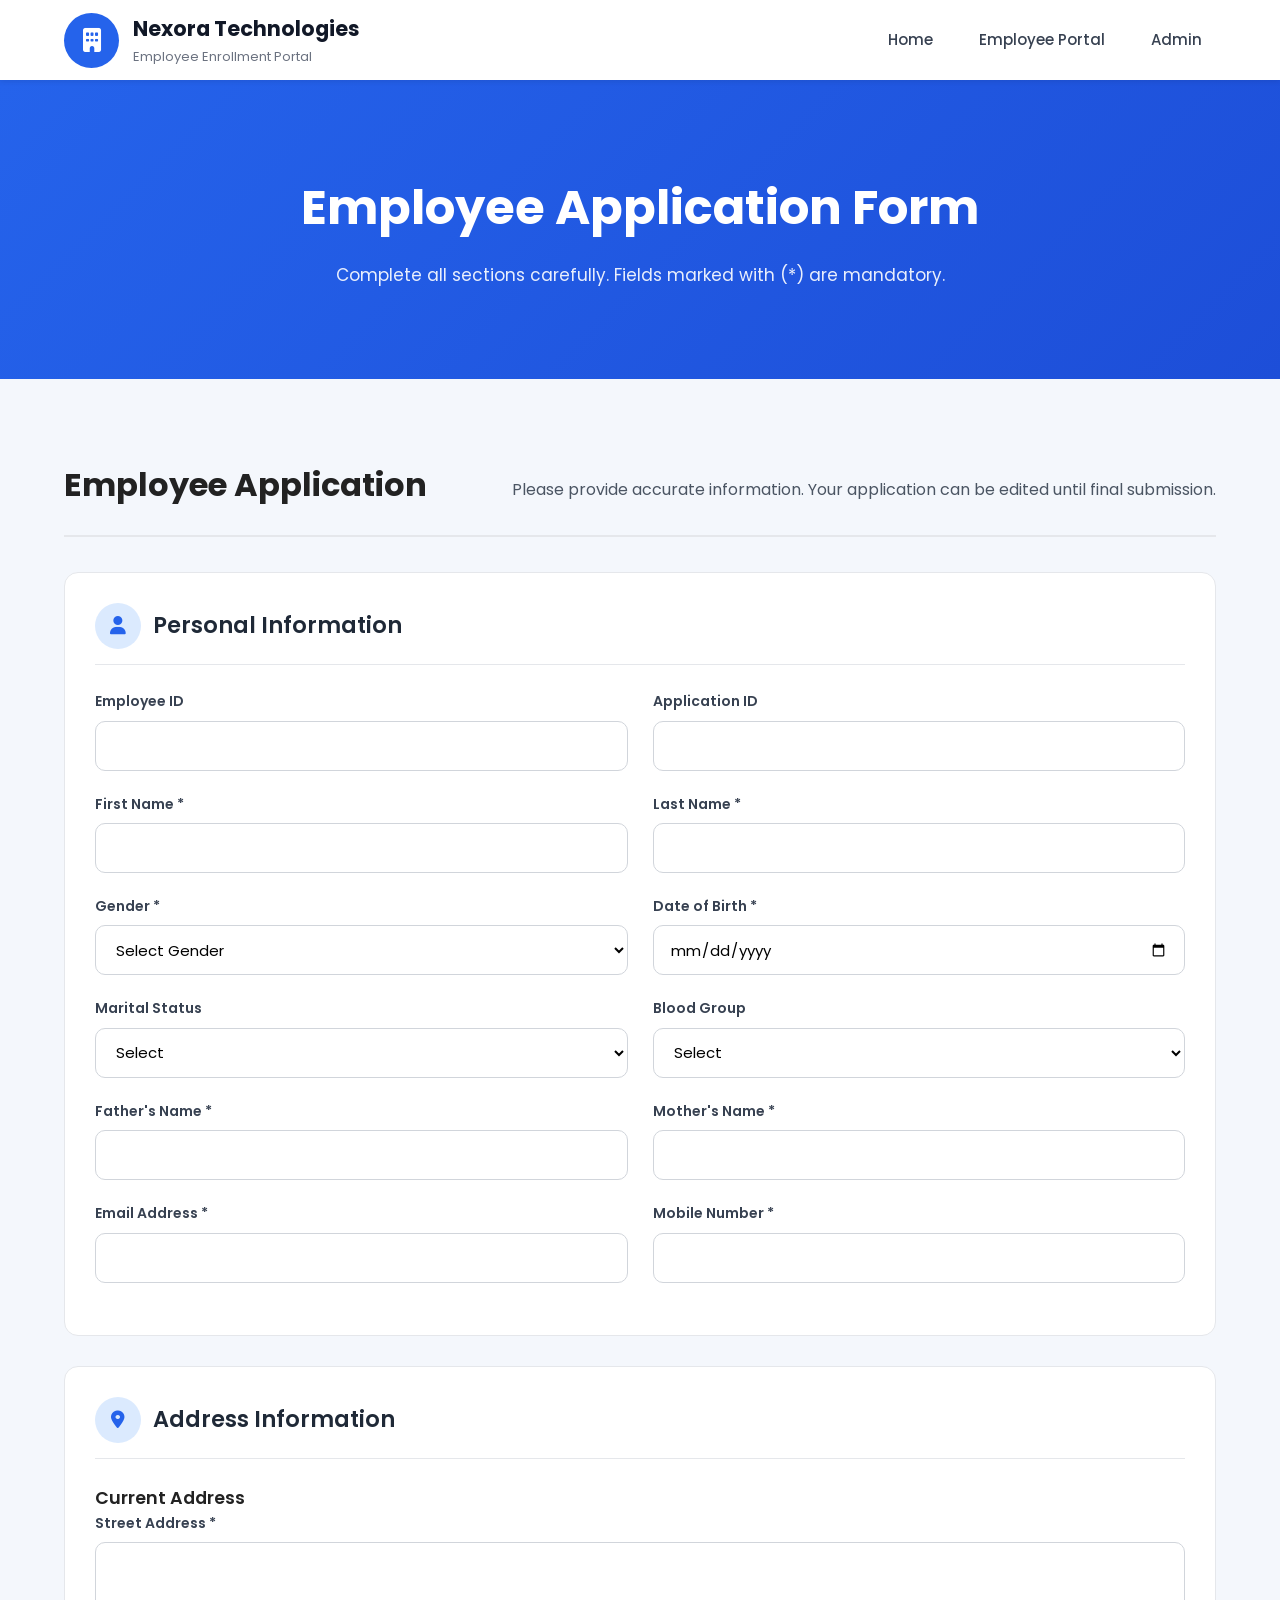
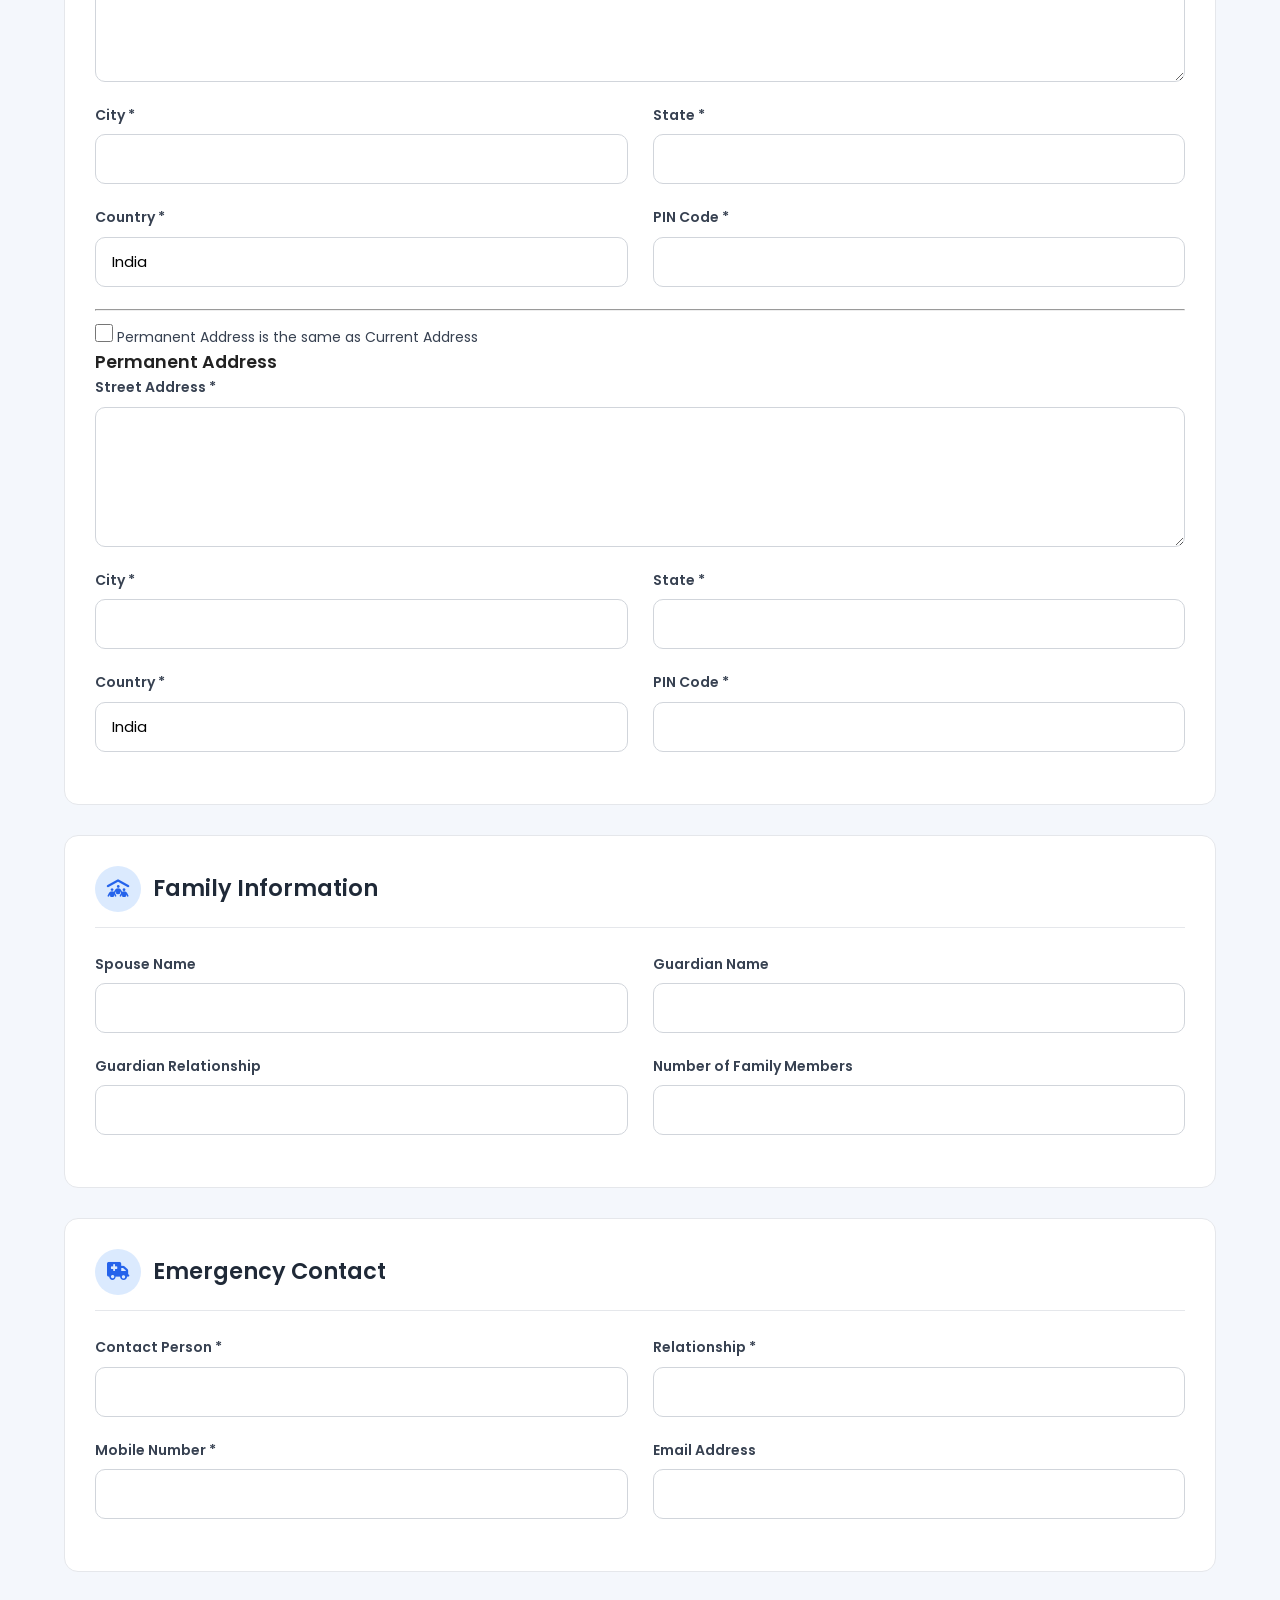
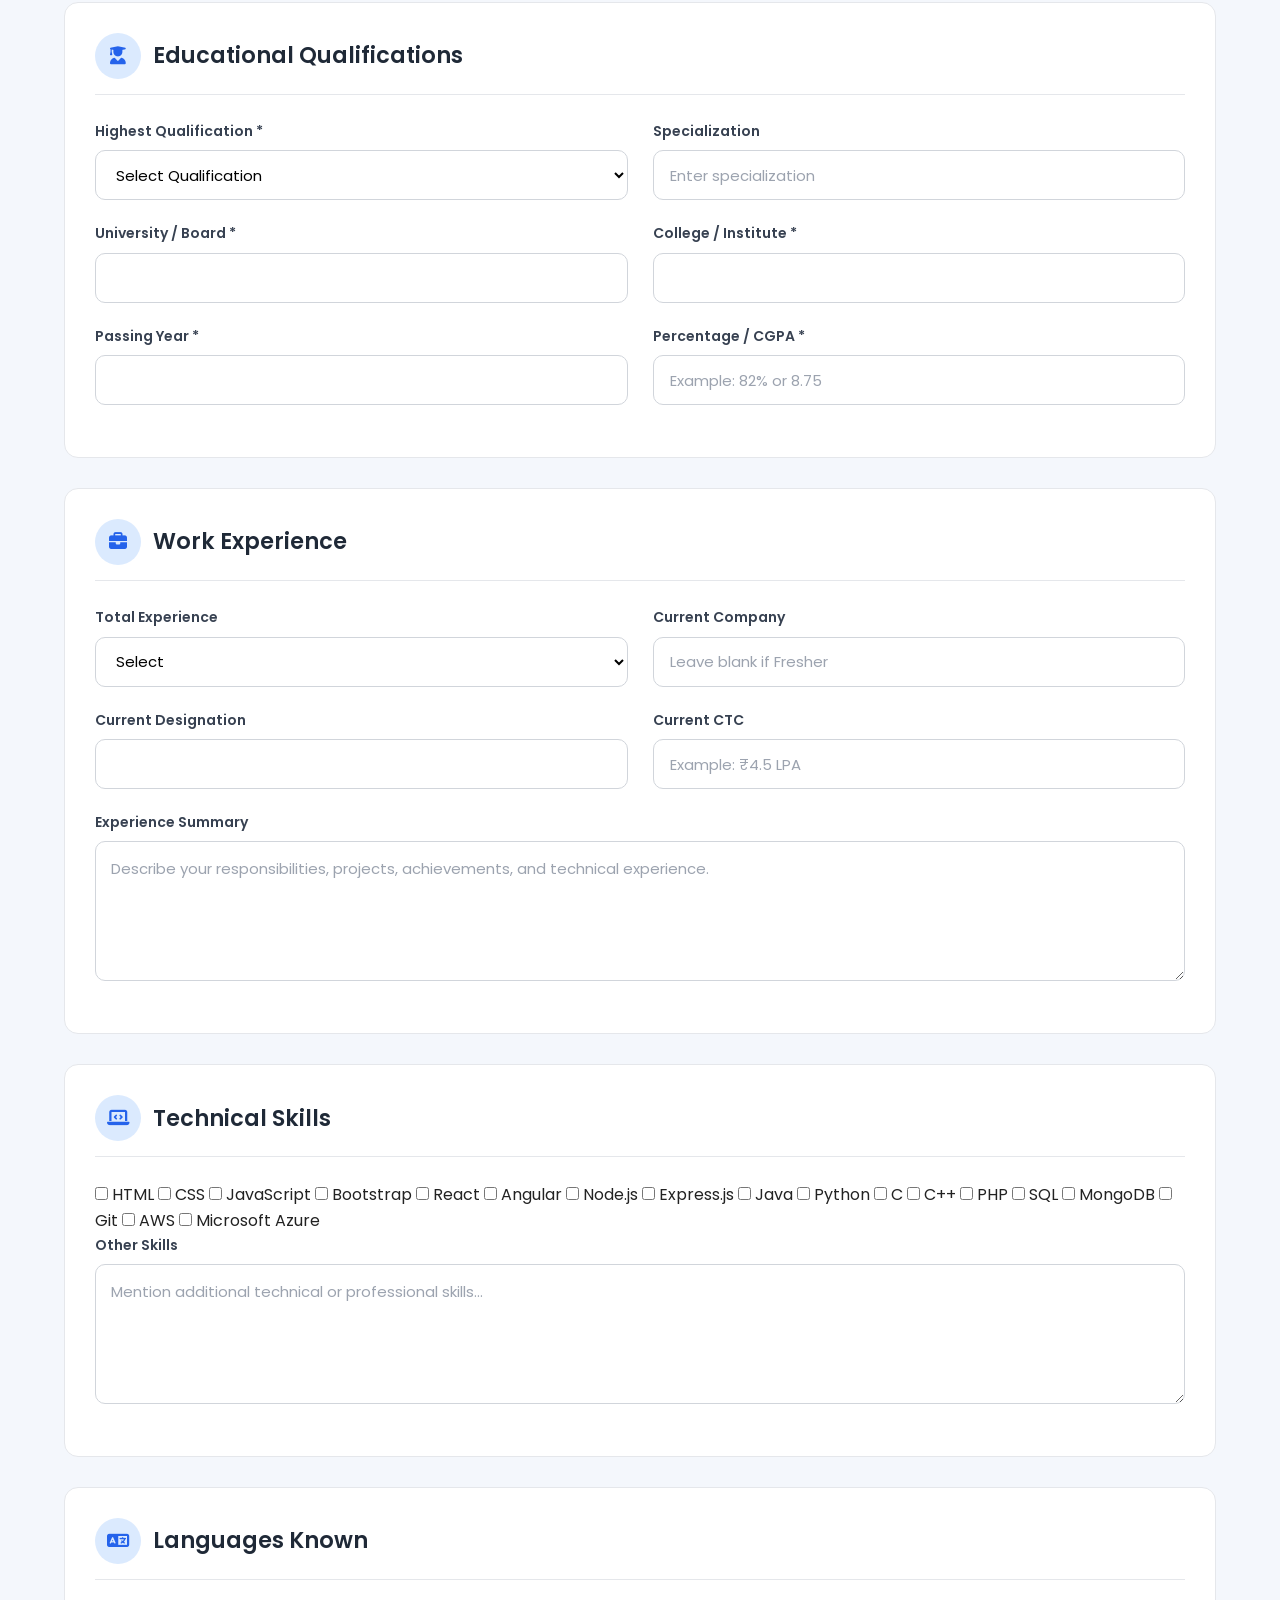
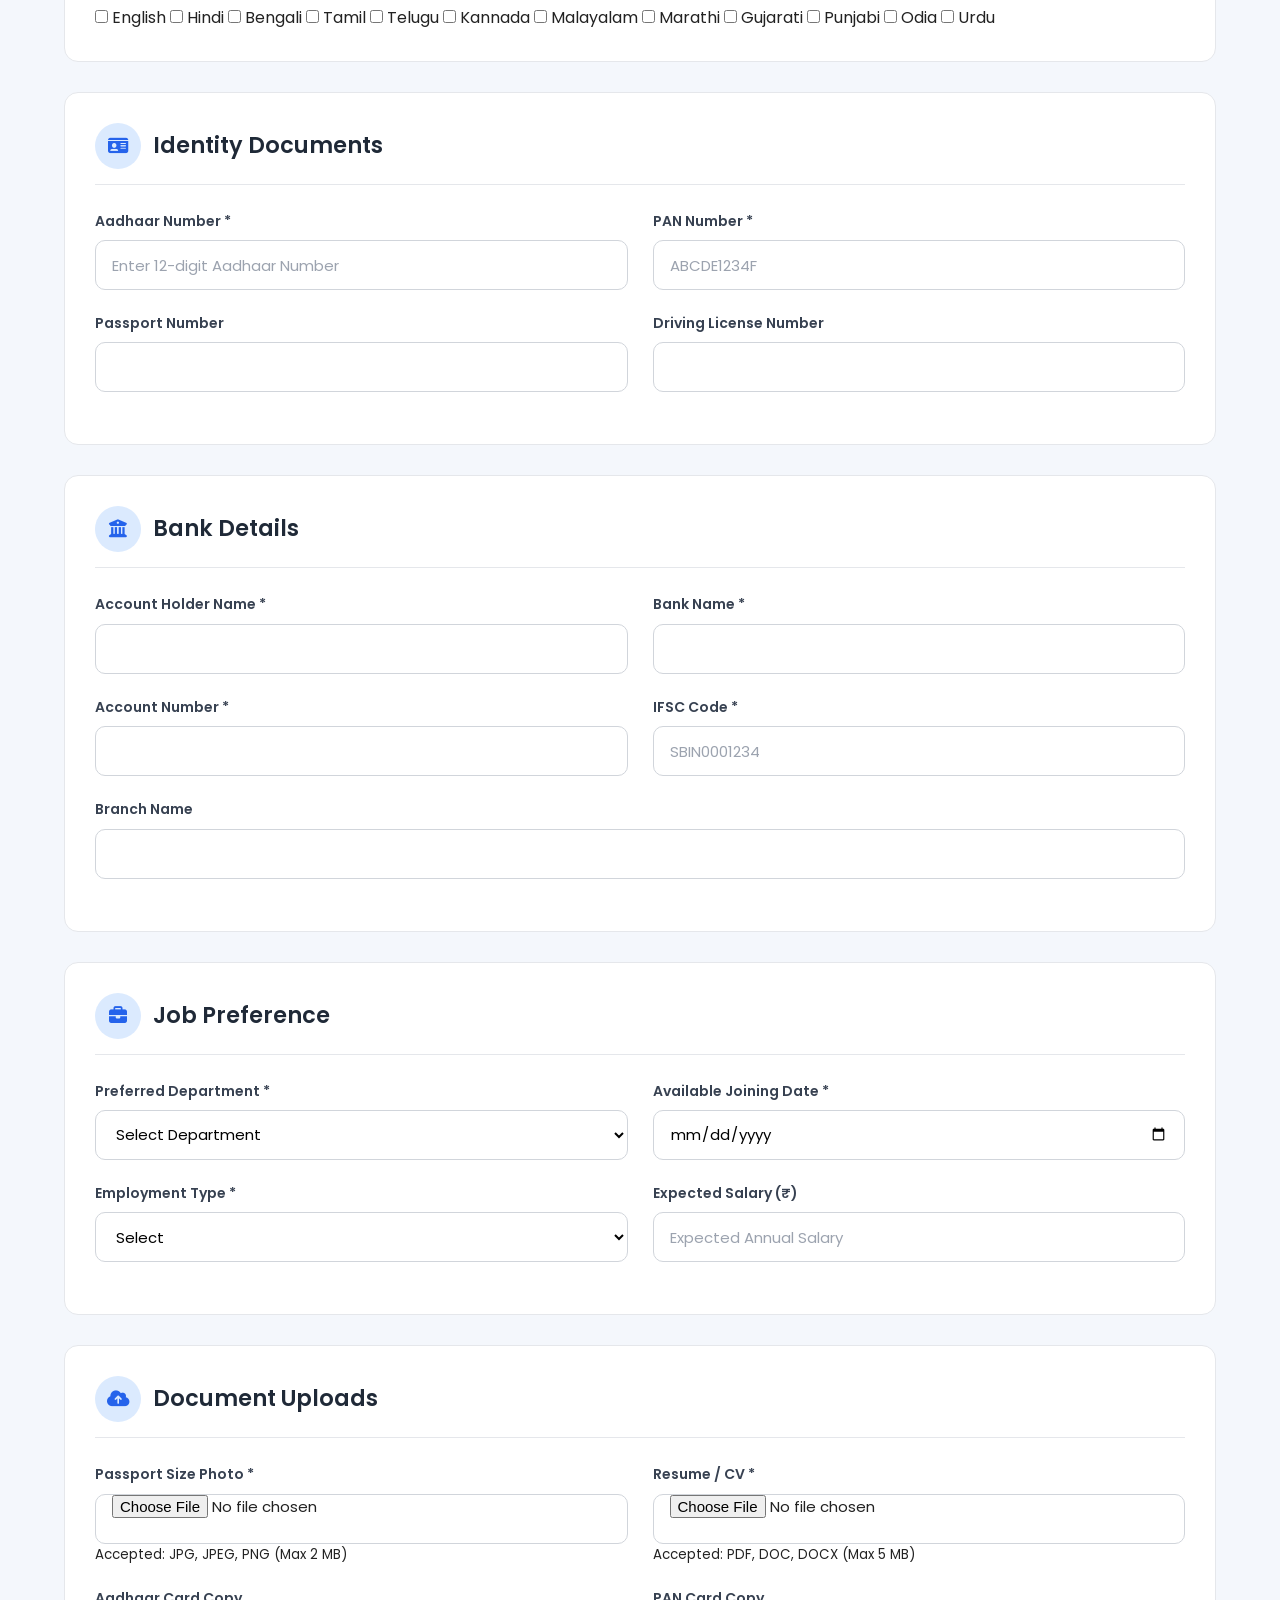
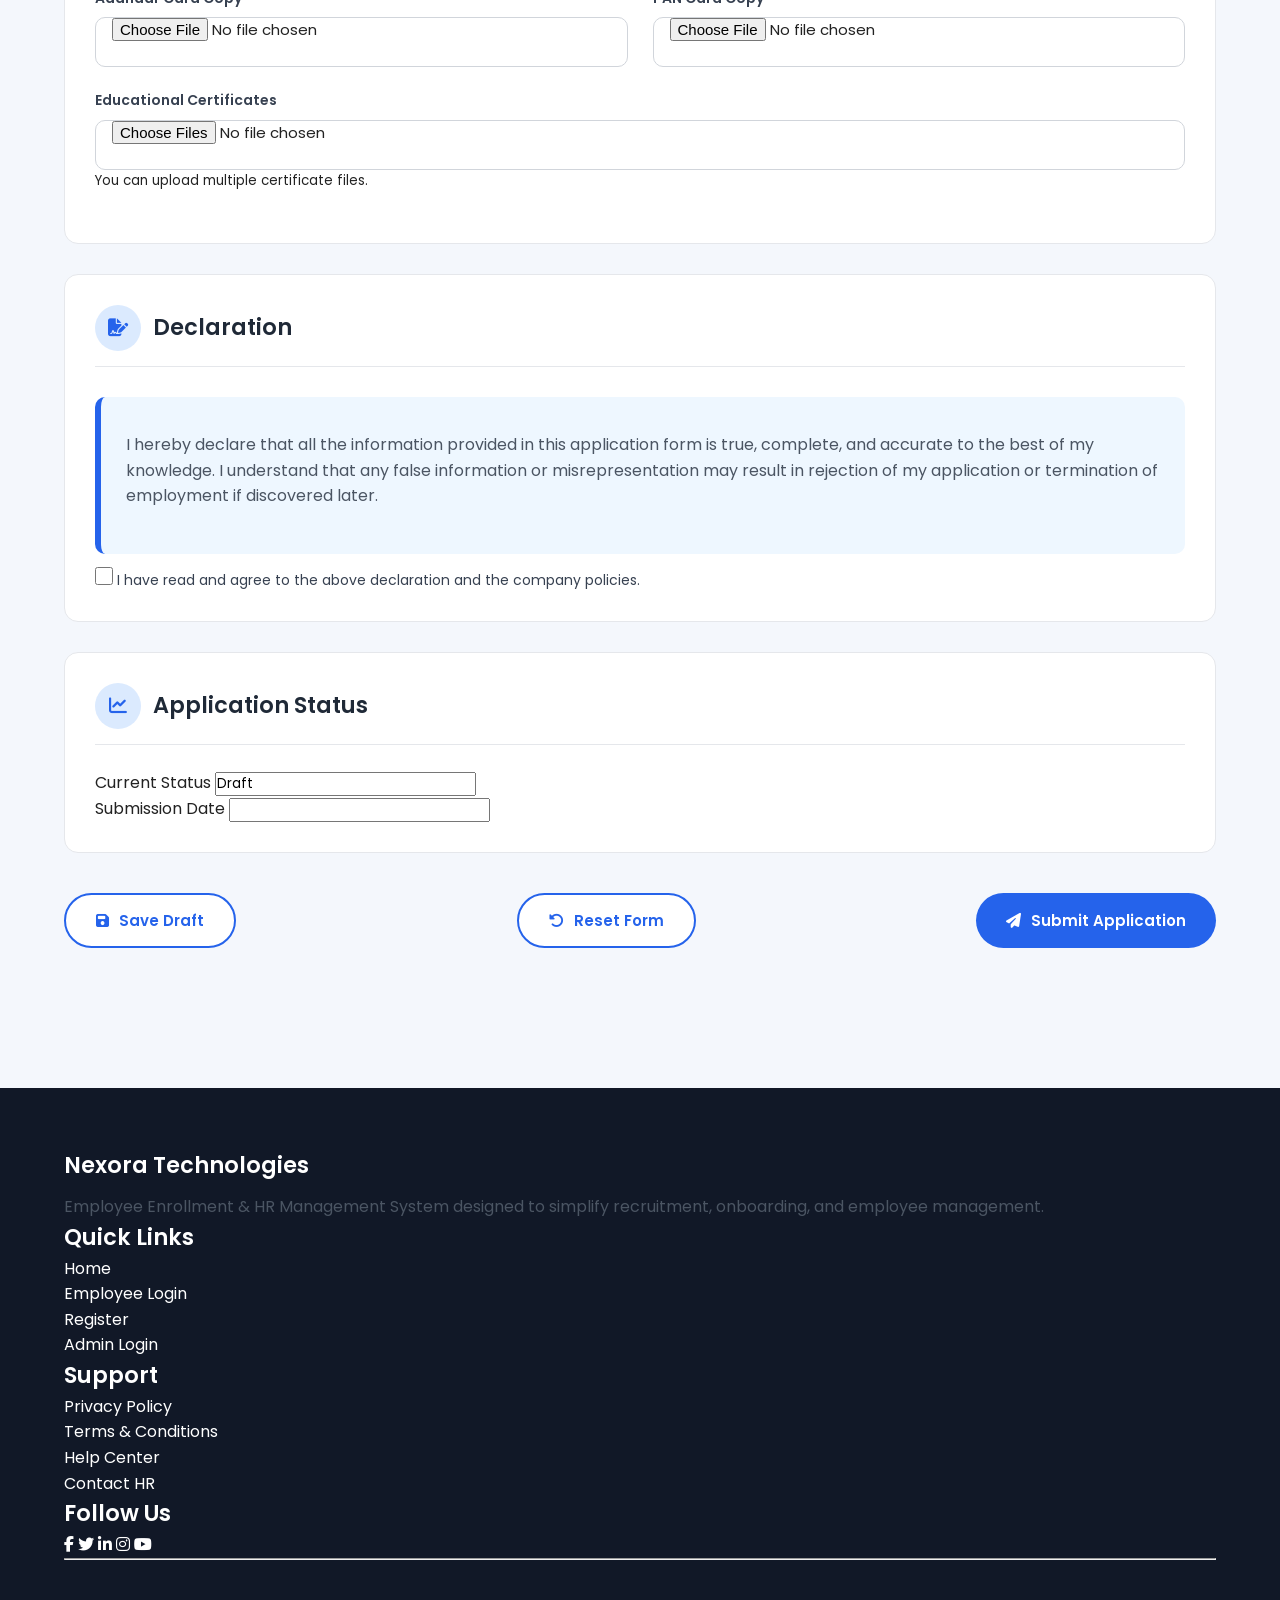
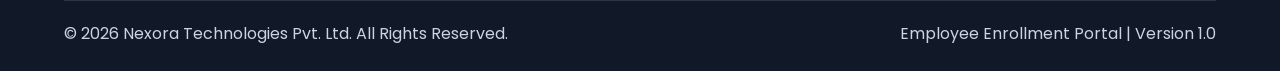
<file: application.html>
<!DOCTYPE html>
<html lang="en">

<head>

    <meta charset="UTF-8">

    <meta name="viewport"
          content="width=device-width, initial-scale=1.0">

    <title>Employee Application Form | Nexora Technologies Pvt. Ltd.</title>

    <meta name="description"
          content="Employee Application Form - Nexora Technologies Pvt. Ltd.">

    <!-- Google Fonts -->

    <link rel="preconnect"
          href="https://fonts.googleapis.com">

    <link rel="preconnect"
          href="https://fonts.gstatic.com"
          crossorigin>

    <link href="https://fonts.googleapis.com/css2?family=Poppins:wght@300;400;500;600;700;800&display=swap"
          rel="stylesheet">

    <!-- Font Awesome -->

    <link rel="stylesheet"
          href="https://cdnjs.cloudflare.com/ajax/libs/font-awesome/6.6.0/css/all.min.css">

    <!-- Main CSS -->

    <link rel="stylesheet"
          href="style.css">

</head>

<body>

<!-- ==========================================
     HEADER
========================================== -->

<header class="main-header">

    <div class="container header-container">

        <a href="index.html"
           class="logo">

            <i class="fa-solid fa-building"></i>

            <div>

                <h2>Nexora Technologies</h2>

                <span>Employee Enrollment Portal</span>

            </div>

        </a>

        <nav class="navbar">

            <ul class="nav-links">

                <li>
                    <a href="index.html">Home</a>
                </li>

                <li>
                    <a href="login.html">Employee Portal</a>
                </li>

                <li>
                    <a href="admin-login.html">Admin</a>
                </li>

            </ul>

        </nav>

    </div>

</header>



<!-- ==========================================
     PAGE BANNER
========================================== -->

<section class="page-banner">

    <div class="container">

        <h1>Employee Application Form</h1>

        <p>

            Complete all sections carefully. Fields marked with (*)
            are mandatory.

        </p>

    </div>

</section>



<!-- ==========================================
     APPLICATION FORM
========================================== -->

<section class="application-section">

    <div class="container">

        <div class="application-wrapper">

            <div class="application-header">

                <h2>

                    Employee Application

                </h2>

                <p>

                    Please provide accurate information.
                    Your application can be edited until
                    final submission.

                </p>

            </div>



            <form id="applicationForm"
                  autocomplete="off">

<!-- ==========================================
     PERSONAL INFORMATION
========================================== -->

<div class="form-card">

    <div class="card-title">

        <i class="fa-solid fa-user"></i>

        <h3>Personal Information</h3>

    </div>

    <div class="form-grid">

        <div class="form-group">

            <label for="employeeId">

                Employee ID

            </label>

            <input
                type="text"
                id="employeeId"
                name="employeeId"
                readonly>

        </div>

        <div class="form-group">

            <label for="applicationId">

                Application ID

            </label>

            <input
                type="text"
                id="applicationId"
                name="applicationId"
                readonly>

        </div>

    </div>



    <div class="form-grid">

        <div class="form-group">

            <label for="firstName">

                First Name *

            </label>

            <input
                type="text"
                id="firstName"
                required>

        </div>

        <div class="form-group">

            <label for="lastName">

                Last Name *

            </label>

            <input
                type="text"
                id="lastName"
                required>

        </div>

    </div>



    <div class="form-grid">

        <div class="form-group">

            <label for="gender">

                Gender *

            </label>

            <select
                id="gender"
                required>

                <option value="">Select Gender</option>

                <option>Male</option>

                <option>Female</option>

                <option>Other</option>

            </select>

        </div>

        <div class="form-group">

            <label for="dob">

                Date of Birth *

            </label>

            <input
                type="date"
                id="dob"
                required>

        </div>

    </div>



    <div class="form-grid">

        <div class="form-group">

            <label for="maritalStatus">

                Marital Status

            </label>

            <select id="maritalStatus">

                <option value="">Select</option>

                <option>Single</option>

                <option>Married</option>

                <option>Divorced</option>

                <option>Widowed</option>

            </select>

        </div>

        <div class="form-group">

            <label for="bloodGroup">

                Blood Group

            </label>

            <select id="bloodGroup">

                <option value="">Select</option>

                <option>A+</option>
                <option>A-</option>
                <option>B+</option>
                <option>B-</option>
                <option>AB+</option>
                <option>AB-</option>
                <option>O+</option>
                <option>O-</option>

            </select>

        </div>

    </div>



    <div class="form-grid">

        <div class="form-group">

            <label for="fatherName">

                Father's Name *

            </label>

            <input
                type="text"
                id="fatherName"
                required>

        </div>

        <div class="form-group">

            <label for="motherName">

                Mother's Name *

            </label>

            <input
                type="text"
                id="motherName"
                required>

        </div>

    </div>



    <div class="form-grid">

        <div class="form-group">

            <label for="email">

                Email Address *

            </label>

            <input
                type="email"
                id="email"
                required>

        </div>

        <div class="form-group">

            <label for="mobile">

                Mobile Number *

            </label>

            <input
                type="tel"
                id="mobile"
                maxlength="10"
                required>

        </div>

    </div>

</div>

<!-- ==========================================
     ADDRESS SECTION
     (Continues in Part 2)
========================================== -->

<!-- ==========================================
     ADDRESS INFORMATION
========================================== -->

<div class="form-card">

    <div class="card-title">

        <i class="fa-solid fa-location-dot"></i>

        <h3>Address Information</h3>

    </div>

    <h4 class="sub-section-title">Current Address</h4>

    <div class="form-group">

        <label for="currentAddress">

            Street Address *

        </label>

        <textarea
            id="currentAddress"
            name="currentAddress"
            rows="3"
            required></textarea>

    </div>

    <div class="form-grid">

        <div class="form-group">

            <label for="currentCity">

                City *

            </label>

            <input
                type="text"
                id="currentCity"
                name="currentCity"
                required>

        </div>

        <div class="form-group">

            <label for="currentState">

                State *

            </label>

            <input
                type="text"
                id="currentState"
                name="currentState"
                required>

        </div>

    </div>

    <div class="form-grid">

        <div class="form-group">

            <label for="currentCountry">

                Country *

            </label>

            <input
                type="text"
                id="currentCountry"
                name="currentCountry"
                value="India"
                readonly>

        </div>

        <div class="form-group">

            <label for="currentPincode">

                PIN Code *

            </label>

            <input
                type="text"
                id="currentPincode"
                name="currentPincode"
                maxlength="6"
                required>

        </div>

    </div>

    <hr>

    <div class="checkbox-group">

        <label>

            <input
                type="checkbox"
                id="sameAddress">

            Permanent Address is the same as Current Address

        </label>

    </div>

    <h4 class="sub-section-title">Permanent Address</h4>

    <div class="form-group">

        <label for="permanentAddress">

            Street Address *

        </label>

        <textarea
            id="permanentAddress"
            name="permanentAddress"
            rows="3"
            required></textarea>

    </div>

    <div class="form-grid">

        <div class="form-group">

            <label for="permanentCity">

                City *

            </label>

            <input
                type="text"
                id="permanentCity"
                name="permanentCity"
                required>

        </div>

        <div class="form-group">

            <label for="permanentState">

                State *

            </label>

            <input
                type="text"
                id="permanentState"
                name="permanentState"
                required>

        </div>

    </div>

    <div class="form-grid">

        <div class="form-group">

            <label for="permanentCountry">

                Country *

            </label>

            <input
                type="text"
                id="permanentCountry"
                name="permanentCountry"
                value="India"
                readonly>

        </div>

        <div class="form-group">

            <label for="permanentPincode">

                PIN Code *

            </label>

            <input
                type="text"
                id="permanentPincode"
                name="permanentPincode"
                maxlength="6"
                required>

        </div>

    </div>

</div>



<!-- ==========================================
     FAMILY INFORMATION
========================================== -->

<div class="form-card">

    <div class="card-title">

        <i class="fa-solid fa-people-roof"></i>

        <h3>Family Information</h3>

    </div>

    <div class="form-grid">

        <div class="form-group">

            <label for="spouseName">

                Spouse Name

            </label>

            <input
                type="text"
                id="spouseName"
                name="spouseName">

        </div>

        <div class="form-group">

            <label for="guardianName">

                Guardian Name

            </label>

            <input
                type="text"
                id="guardianName"
                name="guardianName">

        </div>

    </div>

    <div class="form-grid">

        <div class="form-group">

            <label for="guardianRelation">

                Guardian Relationship

            </label>

            <input
                type="text"
                id="guardianRelation"
                name="guardianRelation">

        </div>

        <div class="form-group">

            <label for="familyMembers">

                Number of Family Members

            </label>

            <input
                type="number"
                id="familyMembers"
                name="familyMembers"
                min="1"
                max="20">

        </div>

    </div>

</div>



<!-- ==========================================
     EMERGENCY CONTACT
========================================== -->

<div class="form-card">

    <div class="card-title">

        <i class="fa-solid fa-truck-medical"></i>

        <h3>Emergency Contact</h3>

    </div>

    <div class="form-grid">

        <div class="form-group">

            <label for="emergencyName">

                Contact Person *

            </label>

            <input
                type="text"
                id="emergencyName"
                name="emergencyName"
                required>

        </div>

        <div class="form-group">

            <label for="emergencyRelation">

                Relationship *

            </label>

            <input
                type="text"
                id="emergencyRelation"
                name="emergencyRelation"
                required>

        </div>

    </div>

    <div class="form-grid">

        <div class="form-group">

            <label for="emergencyPhone">

                Mobile Number *

            </label>

            <input
                type="tel"
                id="emergencyPhone"
                name="emergencyPhone"
                maxlength="10"
                required>

        </div>

        <div class="form-group">

            <label for="emergencyEmail">

                Email Address

            </label>

            <input
                type="email"
                id="emergencyEmail"
                name="emergencyEmail">

        </div>

    </div>

</div>

<!-- ==========================================
     EDUCATIONAL QUALIFICATIONS
     (Continues in Part 3)
========================================== -->

<!-- ==========================================
     EDUCATIONAL QUALIFICATIONS
========================================== -->

<div class="form-card">

    <div class="card-title">

        <i class="fa-solid fa-user-graduate"></i>

        <h3>Educational Qualifications</h3>

    </div>

    <div class="form-grid">

        <div class="form-group">

            <label for="highestQualification">

                Highest Qualification *

            </label>

            <select
                id="highestQualification"
                name="highestQualification"
                required>

                <option value="">Select Qualification</option>
                <option>10th</option>
                <option>12th</option>
                <option>Diploma</option>
                <option>BCA</option>
                <option>B.Sc</option>
                <option>B.Tech</option>
                <option>B.Com</option>
                <option>BA</option>
                <option>MCA</option>
                <option>M.Tech</option>
                <option>MBA</option>
                <option>Other</option>

            </select>

        </div>

        <div class="form-group">

            <label for="specialization">

                Specialization

            </label>

            <input
                type="text"
                id="specialization"
                name="specialization"
                placeholder="Enter specialization">

        </div>

    </div>

    <div class="form-grid">

        <div class="form-group">

            <label for="university">

                University / Board *

            </label>

            <input
                type="text"
                id="university"
                name="university"
                required>

        </div>

        <div class="form-group">

            <label for="college">

                College / Institute *

            </label>

            <input
                type="text"
                id="college"
                name="college"
                required>

        </div>

    </div>

    <div class="form-grid">

        <div class="form-group">

            <label for="passingYear">

                Passing Year *

            </label>

            <input
                type="number"
                id="passingYear"
                name="passingYear"
                min="1980"
                max="2100"
                required>

        </div>

        <div class="form-group">

            <label for="percentage">

                Percentage / CGPA *

            </label>

            <input
                type="text"
                id="percentage"
                name="percentage"
                placeholder="Example: 82% or 8.75"
                required>

        </div>

    </div>

</div>



<!-- ==========================================
     WORK EXPERIENCE
========================================== -->

<div class="form-card">

    <div class="card-title">

        <i class="fa-solid fa-briefcase"></i>

        <h3>Work Experience</h3>

    </div>

    <div class="form-grid">

        <div class="form-group">

            <label for="experience">

                Total Experience

            </label>

            <select
                id="experience"
                name="experience">

                <option value="">Select</option>
                <option>Fresher</option>
                <option>0 - 1 Year</option>
                <option>1 - 3 Years</option>
                <option>3 - 5 Years</option>
                <option>5 - 10 Years</option>
                <option>10+ Years</option>

            </select>

        </div>

        <div class="form-group">

            <label for="currentCompany">

                Current Company

            </label>

            <input
                type="text"
                id="currentCompany"
                name="currentCompany"
                placeholder="Leave blank if Fresher">

        </div>

    </div>

    <div class="form-grid">

        <div class="form-group">

            <label for="designation">

                Current Designation

            </label>

            <input
                type="text"
                id="designation"
                name="designation">

        </div>

        <div class="form-group">

            <label for="currentCTC">

                Current CTC

            </label>

            <input
                type="text"
                id="currentCTC"
                name="currentCTC"
                placeholder="Example: ₹4.5 LPA">

        </div>

    </div>

    <div class="form-group">

        <label for="experienceDescription">

            Experience Summary

        </label>

        <textarea
            id="experienceDescription"
            name="experienceDescription"
            rows="5"
            placeholder="Describe your responsibilities, projects, achievements, and technical experience."></textarea>

    </div>

</div>



<!-- ==========================================
     TECHNICAL SKILLS
========================================== -->

<div class="form-card">

    <div class="card-title">

        <i class="fa-solid fa-laptop-code"></i>

        <h3>Technical Skills</h3>

    </div>

    <div class="checkbox-grid">

        <label><input type="checkbox" name="skills" value="HTML"> HTML</label>

        <label><input type="checkbox" name="skills" value="CSS"> CSS</label>

        <label><input type="checkbox" name="skills" value="JavaScript"> JavaScript</label>

        <label><input type="checkbox" name="skills" value="Bootstrap"> Bootstrap</label>

        <label><input type="checkbox" name="skills" value="React"> React</label>

        <label><input type="checkbox" name="skills" value="Angular"> Angular</label>

        <label><input type="checkbox" name="skills" value="NodeJS"> Node.js</label>

        <label><input type="checkbox" name="skills" value="ExpressJS"> Express.js</label>

        <label><input type="checkbox" name="skills" value="Java"> Java</label>

        <label><input type="checkbox" name="skills" value="Python"> Python</label>

        <label><input type="checkbox" name="skills" value="C"> C</label>

        <label><input type="checkbox" name="skills" value="C++"> C++</label>

        <label><input type="checkbox" name="skills" value="PHP"> PHP</label>

        <label><input type="checkbox" name="skills" value="SQL"> SQL</label>

        <label><input type="checkbox" name="skills" value="MongoDB"> MongoDB</label>

        <label><input type="checkbox" name="skills" value="Git"> Git</label>

        <label><input type="checkbox" name="skills" value="AWS"> AWS</label>

        <label><input type="checkbox" name="skills" value="Azure"> Microsoft Azure</label>

    </div>

    <div class="form-group">

        <label for="otherSkills">

            Other Skills

        </label>

        <textarea
            id="otherSkills"
            name="otherSkills"
            rows="4"
            placeholder="Mention additional technical or professional skills..."></textarea>

    </div>

</div>



<!-- ==========================================
     LANGUAGES KNOWN
========================================== -->

<div class="form-card">

    <div class="card-title">

        <i class="fa-solid fa-language"></i>

        <h3>Languages Known</h3>

    </div>

    <div class="checkbox-grid">

        <label><input type="checkbox" name="languages" value="English"> English</label>

        <label><input type="checkbox" name="languages" value="Hindi"> Hindi</label>

        <label><input type="checkbox" name="languages" value="Bengali"> Bengali</label>

        <label><input type="checkbox" name="languages" value="Tamil"> Tamil</label>

        <label><input type="checkbox" name="languages" value="Telugu"> Telugu</label>

        <label><input type="checkbox" name="languages" value="Kannada"> Kannada</label>

        <label><input type="checkbox" name="languages" value="Malayalam"> Malayalam</label>

        <label><input type="checkbox" name="languages" value="Marathi"> Marathi</label>

        <label><input type="checkbox" name="languages" value="Gujarati"> Gujarati</label>

        <label><input type="checkbox" name="languages" value="Punjabi"> Punjabi</label>

        <label><input type="checkbox" name="languages" value="Odia"> Odia</label>

        <label><input type="checkbox" name="languages" value="Urdu"> Urdu</label>

    </div>

</div>

<!-- ==========================================
     DOCUMENTS & BANK DETAILS
     (Continues in Part 4)
========================================== -->

<!-- ==========================================
     IDENTITY DOCUMENTS
========================================== -->

<div class="form-card">

    <div class="card-title">

        <i class="fa-solid fa-id-card"></i>

        <h3>Identity Documents</h3>

    </div>

    <div class="form-grid">

        <div class="form-group">

            <label for="aadhaarNumber">

                Aadhaar Number *

            </label>

            <input
                type="text"
                id="aadhaarNumber"
                name="aadhaarNumber"
                maxlength="12"
                placeholder="Enter 12-digit Aadhaar Number"
                required>

        </div>

        <div class="form-group">

            <label for="panNumber">

                PAN Number *

            </label>

            <input
                type="text"
                id="panNumber"
                name="panNumber"
                maxlength="10"
                placeholder="ABCDE1234F"
                required>

        </div>

    </div>

    <div class="form-grid">

        <div class="form-group">

            <label for="passportNumber">

                Passport Number

            </label>

            <input
                type="text"
                id="passportNumber"
                name="passportNumber">

        </div>

        <div class="form-group">

            <label for="drivingLicense">

                Driving License Number

            </label>

            <input
                type="text"
                id="drivingLicense"
                name="drivingLicense">

        </div>

    </div>

</div>



<!-- ==========================================
     BANK DETAILS
========================================== -->

<div class="form-card">

    <div class="card-title">

        <i class="fa-solid fa-building-columns"></i>

        <h3>Bank Details</h3>

    </div>

    <div class="form-grid">

        <div class="form-group">

            <label for="accountHolder">

                Account Holder Name *

            </label>

            <input
                type="text"
                id="accountHolder"
                name="accountHolder"
                required>

        </div>

        <div class="form-group">

            <label for="bankName">

                Bank Name *

            </label>

            <input
                type="text"
                id="bankName"
                name="bankName"
                required>

        </div>

    </div>

    <div class="form-grid">

        <div class="form-group">

            <label for="accountNumber">

                Account Number *

            </label>

            <input
                type="text"
                id="accountNumber"
                name="accountNumber"
                required>

        </div>

        <div class="form-group">

            <label for="ifscCode">

                IFSC Code *

            </label>

            <input
                type="text"
                id="ifscCode"
                name="ifscCode"
                placeholder="SBIN0001234"
                required>

        </div>

    </div>

    <div class="form-group">

        <label for="branchName">

            Branch Name

        </label>

        <input
            type="text"
            id="branchName"
            name="branchName">

    </div>

</div>



<!-- ==========================================
     JOB PREFERENCE
========================================== -->

<div class="form-card">

    <div class="card-title">

        <i class="fa-solid fa-briefcase"></i>

        <h3>Job Preference</h3>

    </div>

    <div class="form-grid">

        <div class="form-group">

            <label for="department">

                Preferred Department *

            </label>

            <select
                id="department"
                name="department"
                required>

                <option value="">Select Department</option>
                <option>Software Development</option>
                <option>Web Development</option>
                <option>Mobile Development</option>
                <option>Cloud Computing</option>
                <option>Artificial Intelligence</option>
                <option>Cyber Security</option>
                <option>Data Analytics</option>
                <option>DevOps</option>
                <option>Quality Assurance</option>
                <option>Human Resources</option>
                <option>Finance</option>
                <option>Marketing</option>

            </select>

        </div>

        <div class="form-group">

            <label for="joiningDate">

                Available Joining Date *

            </label>

            <input
                type="date"
                id="joiningDate"
                name="joiningDate"
                required>

        </div>

    </div>

    <div class="form-grid">

        <div class="form-group">

            <label for="employmentType">

                Employment Type *

            </label>

            <select
                id="employmentType"
                name="employmentType"
                required>

                <option value="">Select</option>
                <option>Full Time</option>
                <option>Part Time</option>
                <option>Internship</option>
                <option>Contract</option>

            </select>

        </div>

        <div class="form-group">

            <label for="expectedSalary">

                Expected Salary (₹)

            </label>

            <input
                type="number"
                id="expectedSalary"
                name="expectedSalary"
                min="0"
                placeholder="Expected Annual Salary">

        </div>

    </div>

</div>



<!-- ==========================================
     DOCUMENT UPLOADS
========================================== -->

<div class="form-card">

    <div class="card-title">

        <i class="fa-solid fa-cloud-arrow-up"></i>

        <h3>Document Uploads</h3>

    </div>

    <div class="form-grid">

        <div class="form-group">

            <label for="profilePhoto">

                Passport Size Photo *

            </label>

            <input
                type="file"
                id="profilePhoto"
                name="profilePhoto"
                accept=".jpg,.jpeg,.png"
                required>

            <small>Accepted: JPG, JPEG, PNG (Max 2 MB)</small>

        </div>

        <div class="form-group">

            <label for="resumeFile">

                Resume / CV *

            </label>

            <input
                type="file"
                id="resumeFile"
                name="resumeFile"
                accept=".pdf,.doc,.docx"
                required>

            <small>Accepted: PDF, DOC, DOCX (Max 5 MB)</small>

        </div>

    </div>

    <div class="form-grid">

        <div class="form-group">

            <label for="aadhaarFile">

                Aadhaar Card Copy

            </label>

            <input
                type="file"
                id="aadhaarFile"
                name="aadhaarFile"
                accept=".pdf,.jpg,.jpeg,.png">

        </div>

        <div class="form-group">

            <label for="panFile">

                PAN Card Copy

            </label>

            <input
                type="file"
                id="panFile"
                name="panFile"
                accept=".pdf,.jpg,.jpeg,.png">

        </div>

    </div>

    <div class="form-group">

        <label for="certificateFiles">

            Educational Certificates

        </label>

        <input
            type="file"
            id="certificateFiles"
            name="certificateFiles"
            multiple
            accept=".pdf,.jpg,.jpeg,.png">

        <small>You can upload multiple certificate files.</small>

    </div>

</div>

<!-- ==========================================
     DECLARATION & SUBMISSION
     (Continues in Part 5)
========================================== -->

<!-- ==========================================
     DECLARATION
========================================== -->

<div class="form-card">

    <div class="card-title">

        <i class="fa-solid fa-file-signature"></i>

        <h3>Declaration</h3>

    </div>

    <div class="declaration-box">

        <p>

            I hereby declare that all the information provided in this
            application form is true, complete, and accurate to the best of
            my knowledge. I understand that any false information or
            misrepresentation may result in rejection of my application or
            termination of employment if discovered later.

        </p>

    </div>

    <div class="checkbox-group">

        <label>

            <input
                type="checkbox"
                id="declarationAccepted"
                name="declarationAccepted"
                required>

            I have read and agree to the above declaration and the company
            policies.

        </label>

    </div>

</div>



<!-- ==========================================
     APPLICATION STATUS
========================================== -->

<div class="form-card">

    <div class="card-title">

        <i class="fa-solid fa-chart-line"></i>

        <h3>Application Status</h3>

    </div>

    <div class="status-grid">

        <div class="status-item">

            <label>Current Status</label>

            <input
                type="text"
                id="applicationStatus"
                value="Draft"
                readonly>

        </div>

        <div class="status-item">

            <label>Submission Date</label>

            <input
                type="text"
                id="submissionDate"
                readonly>

        </div>

    </div>

</div>



<!-- ==========================================
     FORM ACTION BUTTONS
========================================== -->

<div class="form-actions application-actions">

    <button
        type="button"
        id="saveDraftBtn"
        class="btn secondary-btn">

        <i class="fa-solid fa-floppy-disk"></i>

        Save Draft

    </button>

    <button
        type="reset"
        class="btn secondary-btn">

        <i class="fa-solid fa-rotate-left"></i>

        Reset Form

    </button>

    <button
        type="submit"
        id="submitApplicationBtn"
        class="btn primary-btn">

        <i class="fa-solid fa-paper-plane"></i>

        Submit Application

    </button>

</div>

</form>

</div>

</div>

</section>



<!-- ==========================================
     FOOTER
========================================== -->

<footer class="main-footer">

    <div class="container">

        <div class="footer-grid">

            <div class="footer-column">

                <h3>Nexora Technologies</h3>

                <p>

                    Employee Enrollment & HR Management System
                    designed to simplify recruitment, onboarding,
                    and employee management.

                </p>

            </div>

            <div class="footer-column">

                <h3>Quick Links</h3>

                <ul>

                    <li><a href="index.html">Home</a></li>
                    <li><a href="login.html">Employee Login</a></li>
                    <li><a href="register.html">Register</a></li>
                    <li><a href="admin-login.html">Admin Login</a></li>

                </ul>

            </div>

            <div class="footer-column">

                <h3>Support</h3>

                <ul>

                    <li><a href="#">Privacy Policy</a></li>
                    <li><a href="#">Terms & Conditions</a></li>
                    <li><a href="#">Help Center</a></li>
                    <li><a href="#">Contact HR</a></li>

                </ul>

            </div>

            <div class="footer-column">

                <h3>Follow Us</h3>

                <div class="social-icons">

                    <a href="#"><i class="fab fa-facebook-f"></i></a>

                    <a href="#"><i class="fab fa-twitter"></i></a>

                    <a href="#"><i class="fab fa-linkedin-in"></i></a>

                    <a href="#"><i class="fab fa-instagram"></i></a>

                    <a href="#"><i class="fab fa-youtube"></i></a>

                </div>

            </div>

        </div>

        <hr>

        <div class="footer-bottom">

            <p>

                &copy; 2026 Nexora Technologies Pvt. Ltd.
                All Rights Reserved.

            </p>

            <p>

                Employee Enrollment Portal | Version 1.0

            </p>

        </div>

    </div>

</footer>



<!-- ==========================================
     LOADING OVERLAY
========================================== -->

<div
    id="loadingOverlay"
    class="loading-overlay"
    style="display:none;">

    <div class="loader"></div>

    <p>

        Processing your application...

    </p>

</div>



<!-- ==========================================
     TOAST NOTIFICATION
========================================== -->

<div
    id="toastNotification"
    class="toast-notification">

    <span id="toastMessage">

        Notification

    </span>

</div>



<!-- ==========================================
     JAVASCRIPT
========================================== -->

<script src="script.js"></script>

</body>

</html>
</file>
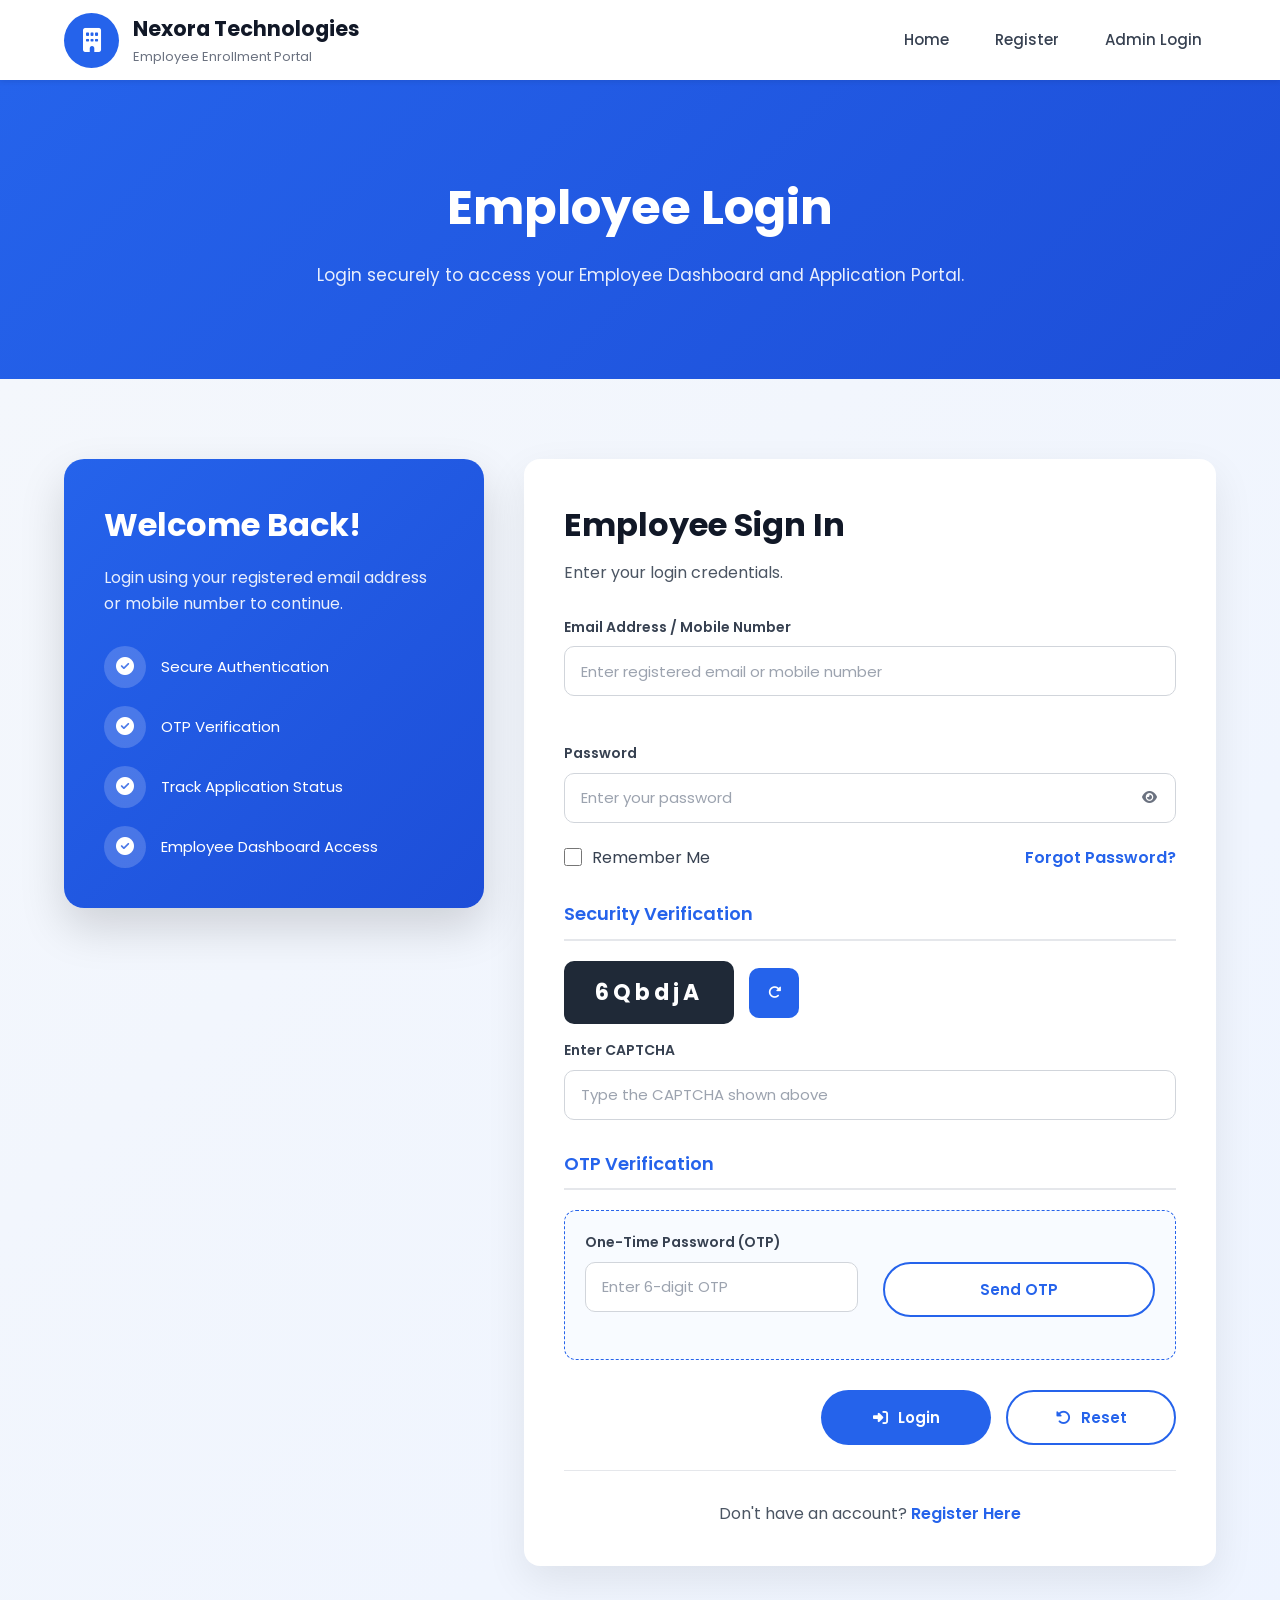
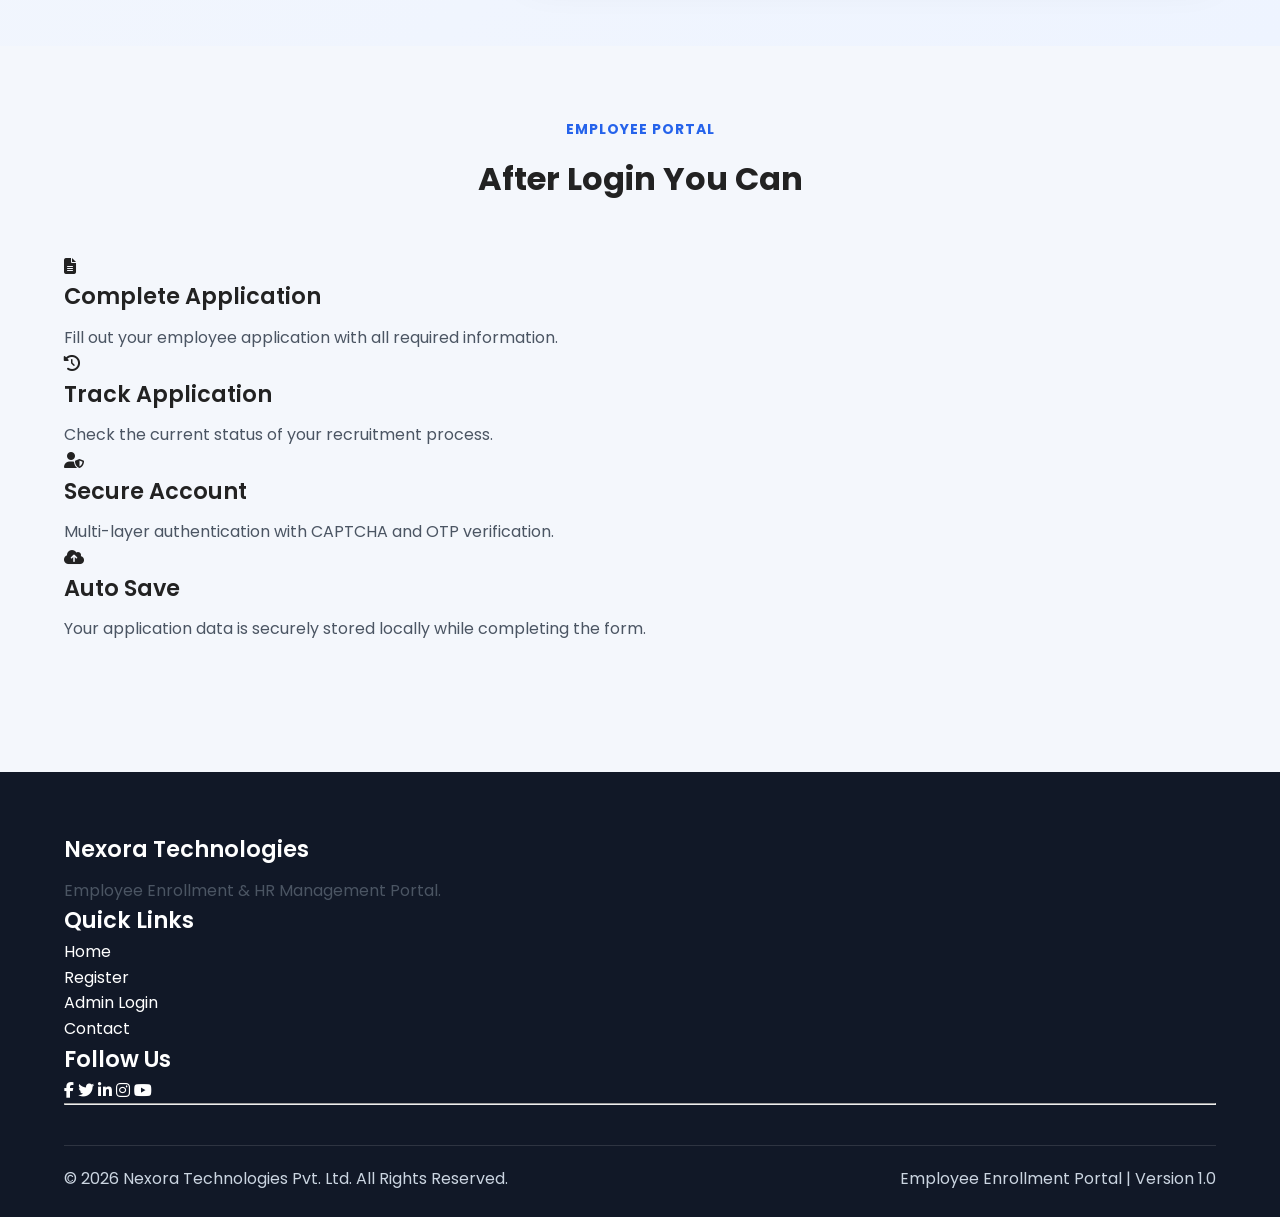
<file: login.html>
<!DOCTYPE html>
<html lang="en">

<head>

    <meta charset="UTF-8">

    <meta name="viewport"
          content="width=device-width, initial-scale=1.0">

    <title>Employee Login | Nexora Technologies Pvt. Ltd.</title>

    <meta name="description"
          content="Secure Employee Login Portal - Nexora Technologies Pvt. Ltd.">

    <!-- Google Fonts -->
    <link rel="preconnect"
          href="https://fonts.googleapis.com">

    <link rel="preconnect"
          href="https://fonts.gstatic.com"
          crossorigin>

    <link href="https://fonts.googleapis.com/css2?family=Poppins:wght@300;400;500;600;700;800&display=swap"
          rel="stylesheet">

    <!-- Font Awesome -->
    <link rel="stylesheet"
          href="https://cdnjs.cloudflare.com/ajax/libs/font-awesome/6.6.0/css/all.min.css">

    <!-- Main CSS -->
    <link rel="stylesheet"
          href="style.css">

</head>

<body>

<!-- ==========================================
     HEADER
========================================== -->

<header class="main-header">

    <div class="container header-container">

        <a href="index.html"
           class="logo">

            <i class="fa-solid fa-building"></i>

            <div>

                <h2>Nexora Technologies</h2>

                <span>Employee Enrollment Portal</span>

            </div>

        </a>

        <nav class="navbar">

            <ul class="nav-links">

                <li>
                    <a href="index.html">
                        Home
                    </a>
                </li>

                <li>
                    <a href="register.html">
                        Register
                    </a>
                </li>

                <li>
                    <a href="admin-login.html">
                        Admin Login
                    </a>
                </li>

            </ul>

        </nav>

    </div>

</header>



<!-- ==========================================
     PAGE BANNER
========================================== -->

<section class="page-banner">

    <div class="container">

        <h1>Employee Login</h1>

        <p>

            Login securely to access your Employee Dashboard
            and Application Portal.

        </p>

    </div>

</section>



<!-- ==========================================
     LOGIN SECTION
========================================== -->

<section class="login-section">

    <div class="container">

        <div class="login-wrapper">

            <!-- ==================================
                 LEFT INFORMATION PANEL
            =================================== -->

            <div class="login-info">

                <h2>Welcome Back!</h2>

                <p>

                    Login using your registered email address
                    or mobile number to continue.

                </p>

                <ul class="feature-list">

                    <li>

                        <i class="fa-solid fa-circle-check"></i>

                        Secure Authentication

                    </li>

                    <li>

                        <i class="fa-solid fa-circle-check"></i>

                        OTP Verification

                    </li>

                    <li>

                        <i class="fa-solid fa-circle-check"></i>

                        Track Application Status

                    </li>

                    <li>

                        <i class="fa-solid fa-circle-check"></i>

                        Employee Dashboard Access

                    </li>

                </ul>

            </div>



            <!-- ==================================
                 LOGIN FORM
            =================================== -->

            <div class="form-container">

                <h2>Employee Sign In</h2>

                <p>

                    Enter your login credentials.

                </p>

                <form id="loginForm"
                      autocomplete="off">

                    <!-- Email / Mobile -->

                    <div class="form-group">

                        <label for="loginId">

                            Email Address / Mobile Number

                        </label>

                        <input
                            type="text"
                            id="loginId"
                            name="loginId"
                            placeholder="Enter registered email or mobile number"
                            required>

                        <small id="loginIdMessage"
                               class="input-message"></small>

                    </div>



                    <!-- Password -->

                    <div class="form-group">

                        <label for="loginPassword">

                            Password

                        </label>

                        <div class="password-input">

                            <input
                                type="password"
                                id="loginPassword"
                                name="loginPassword"
                                placeholder="Enter your password"
                                required>

                            <button
                                type="button"
                                class="password-toggle"
                                id="togglePassword">

                                <i class="fa-solid fa-eye"></i>

                            </button>

                        </div>

                    </div>



                    <!-- Remember Me -->

                    <div class="login-options">

                        <label class="checkbox-label">

                            <input
                                type="checkbox"
                                id="rememberMe">

                            Remember Me

                        </label>

                        <a href="#"
                           id="forgotPasswordLink">

                            Forgot Password?

                        </a>

                    </div>



                    <!-- CAPTCHA -->

                    <h3 class="form-section-title">

                        Security Verification

                    </h3>

                    <div class="captcha-wrapper">

                        <div class="captcha-display"
                             id="loginCaptcha">

                            ABC123

                        </div>

                        <button
                            type="button"
                            id="refreshLoginCaptcha"
                            class="refresh-captcha"
                            title="Refresh CAPTCHA">

                            <i class="fa-solid fa-rotate-right"></i>

                        </button>

                    </div>

                    <div class="form-group">

                        <label for="loginCaptchaInput">

                            Enter CAPTCHA

                        </label>

                        <input
                            type="text"
                            id="loginCaptchaInput"
                            placeholder="Type the CAPTCHA shown above"
                            required>

                    </div>



                    <!-- OTP Verification -->

                    <h3 class="form-section-title">

                        OTP Verification

                    </h3>

                    <div class="otp-box">

                        <div class="form-grid">

                            <div class="form-group">

                                <label for="loginOtp">

                                    One-Time Password (OTP)

                                </label>

                                <input
                                    type="text"
                                    id="loginOtp"
                                    maxlength="6"
                                    placeholder="Enter 6-digit OTP">

                            </div>

                            <div class="form-group">

                                <label>&nbsp;</label>

                                <button
                                    type="button"
                                    id="sendLoginOtp"
                                    class="btn secondary-btn">

                                    Send OTP

                                </button>

                            </div>

                        </div>

                    </div>

                    <!-- Continues in Part 2 -->

                                        <!-- ==========================================
                         LOGIN ACTIONS
                    ========================================== -->

                    <div class="form-actions">

                        <button
                            type="submit"
                            id="loginButton"
                            class="btn primary-btn">

                            <i class="fa-solid fa-right-to-bracket"></i>

                            Login

                        </button>

                        <button
                            type="reset"
                            class="btn secondary-btn">

                            <i class="fa-solid fa-rotate-left"></i>

                            Reset

                        </button>

                    </div>

                </form>

                <!-- Register Link -->

                <div class="form-footer">

                    <p>

                        Don't have an account?

                        <a href="register.html">

                            Register Here

                        </a>

                    </p>

                </div>

            </div>

        </div>

    </div>

</section>



<!-- ==========================================
     LOGIN BENEFITS
========================================== -->

<section class="benefits-section">

    <div class="container">

        <div class="section-title">

            <span>Employee Portal</span>

            <h2>After Login You Can</h2>

        </div>

        <div class="benefits-grid">

            <div class="benefit-card">

                <i class="fa-solid fa-file-lines"></i>

                <h3>Complete Application</h3>

                <p>

                    Fill out your employee application
                    with all required information.

                </p>

            </div>

            <div class="benefit-card">

                <i class="fa-solid fa-clock-rotate-left"></i>

                <h3>Track Application</h3>

                <p>

                    Check the current status of your
                    recruitment process.

                </p>

            </div>

            <div class="benefit-card">

                <i class="fa-solid fa-user-shield"></i>

                <h3>Secure Account</h3>

                <p>

                    Multi-layer authentication with
                    CAPTCHA and OTP verification.

                </p>

            </div>

            <div class="benefit-card">

                <i class="fa-solid fa-cloud-arrow-up"></i>

                <h3>Auto Save</h3>

                <p>

                    Your application data is securely
                    stored locally while completing the form.

                </p>

            </div>

        </div>

    </div>

</section>



<!-- ==========================================
     FOOTER
========================================== -->

<footer class="main-footer">

    <div class="container">

        <div class="footer-grid">

            <div class="footer-column">

                <h3>Nexora Technologies</h3>

                <p>

                    Employee Enrollment &
                    HR Management Portal.

                </p>

            </div>

            <div class="footer-column">

                <h3>Quick Links</h3>

                <ul>

                    <li><a href="index.html">Home</a></li>

                    <li><a href="register.html">Register</a></li>

                    <li><a href="admin-login.html">Admin Login</a></li>

                    <li><a href="index.html#contact">Contact</a></li>

                </ul>

            </div>

            <div class="footer-column">

                <h3>Follow Us</h3>

                <div class="social-icons">

                    <a href="#"><i class="fab fa-facebook-f"></i></a>

                    <a href="#"><i class="fab fa-twitter"></i></a>

                    <a href="#"><i class="fab fa-linkedin-in"></i></a>

                    <a href="#"><i class="fab fa-instagram"></i></a>

                    <a href="#"><i class="fab fa-youtube"></i></a>

                </div>

            </div>

        </div>

        <hr>

        <div class="footer-bottom">

            <p>

                &copy; 2026 Nexora Technologies Pvt. Ltd.
                All Rights Reserved.

            </p>

            <p>

                Employee Enrollment Portal | Version 1.0

            </p>

        </div>

    </div>

</footer>



<!-- ==========================================
     LOADING OVERLAY
========================================== -->

<div
    id="loadingOverlay"
    class="loading-overlay"
    style="display:none;">

    <div class="loader"></div>

    <p>

        Authenticating your account...

    </p>

</div>



<!-- ==========================================
     TOAST NOTIFICATION
========================================== -->

<div
    id="toastNotification"
    class="toast-notification">

    <span id="toastMessage">

        Notification

    </span>

</div>



<!-- ==========================================
     JAVASCRIPT
========================================== -->

<script src="script.js"></script>

</body>

</html>
</file>
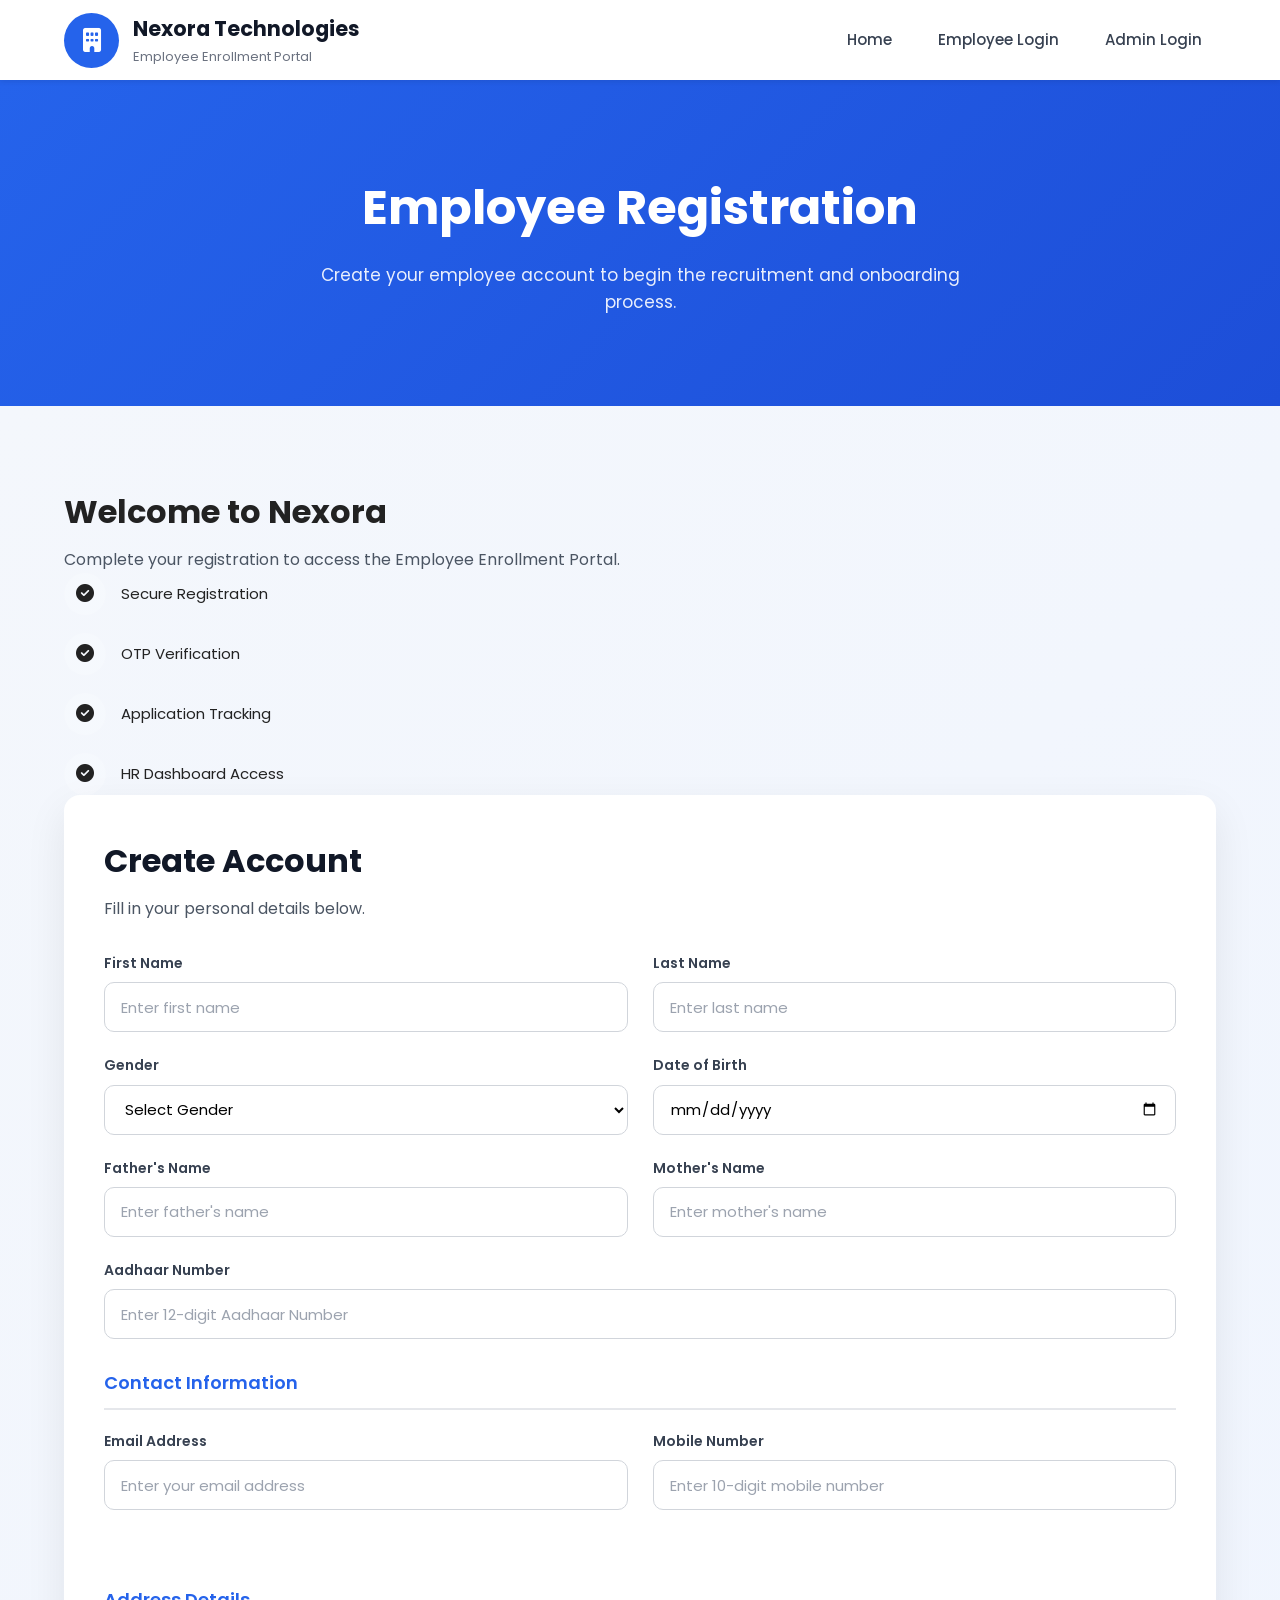
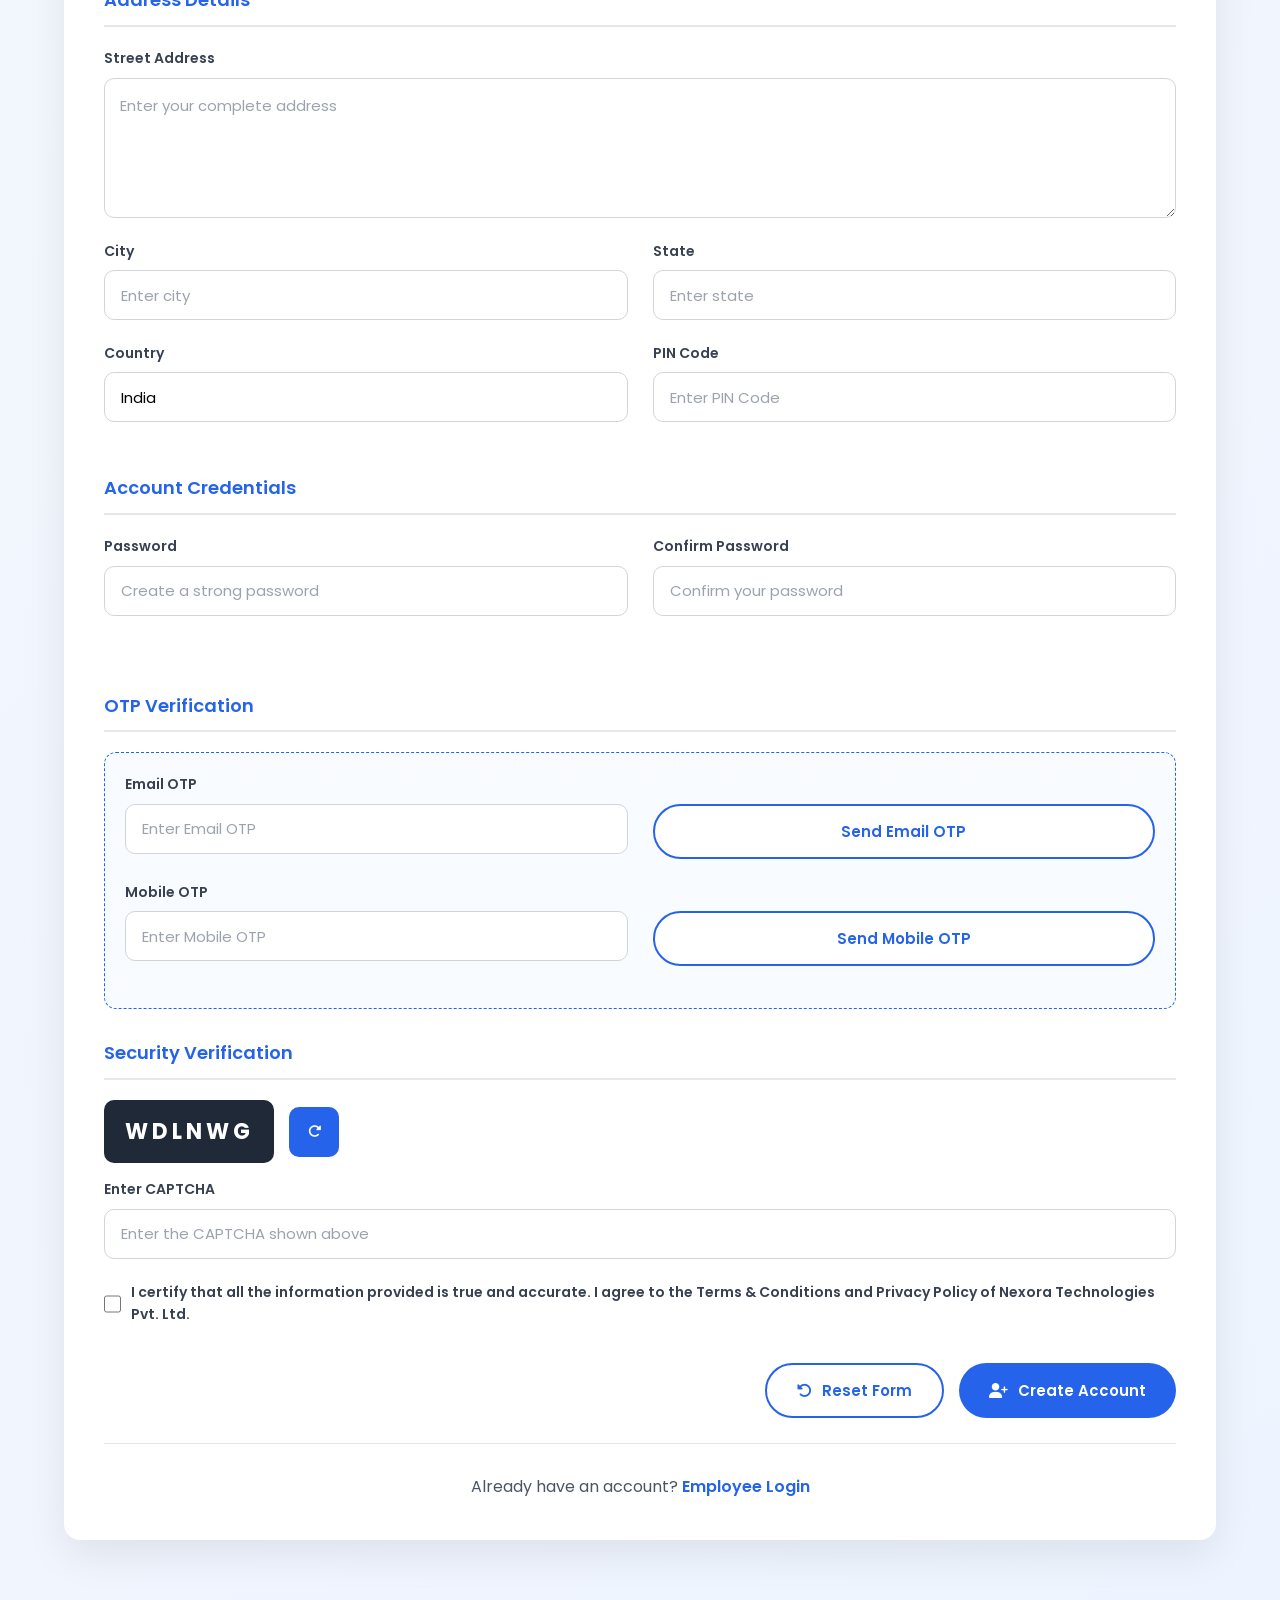
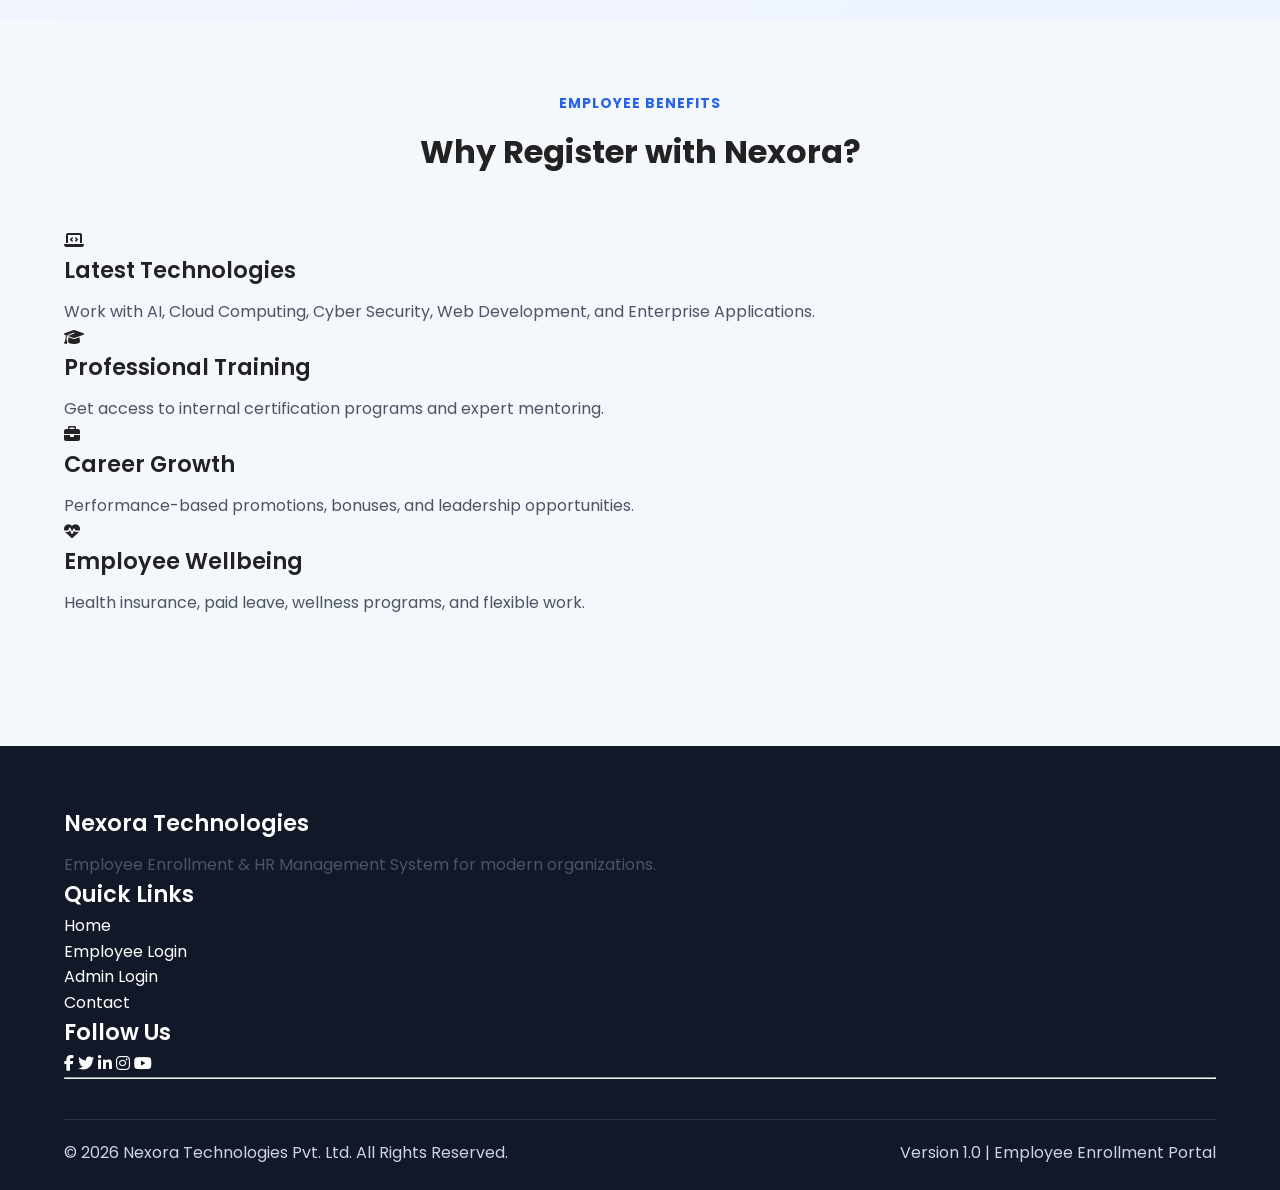
<file: register.html>
<!DOCTYPE html>
<html lang="en">

<head>

    <meta charset="UTF-8">

    <meta name="viewport"
          content="width=device-width, initial-scale=1.0">

    <title>Employee Registration | Nexora Technologies Pvt. Ltd.</title>

    <meta name="description"
          content="Employee Registration Portal - Nexora Technologies Pvt. Ltd.">

    <!-- Google Fonts -->

    <link rel="preconnect"
          href="https://fonts.googleapis.com">

    <link rel="preconnect"
          href="https://fonts.gstatic.com"
          crossorigin>

    <link href="https://fonts.googleapis.com/css2?family=Poppins:wght@300;400;500;600;700&display=swap"
          rel="stylesheet">

    <!-- Font Awesome -->

    <link rel="stylesheet"
          href="https://cdnjs.cloudflare.com/ajax/libs/font-awesome/6.6.0/css/all.min.css">

    <!-- Main CSS -->

    <link rel="stylesheet"
          href="style.css">

</head>

<body>

<!-- ==========================================
     HEADER
========================================== -->

<header class="main-header">

    <div class="container header-container">

        <a href="index.html"
           class="logo">

            <i class="fa-solid fa-building"></i>

            <div>

                <h2>Nexora Technologies</h2>

                <span>Employee Enrollment Portal</span>

            </div>

        </a>

        <nav class="navbar">

            <ul class="nav-links">

                <li>
                    <a href="index.html">
                        Home
                    </a>
                </li>

                <li>
                    <a href="login.html">
                        Employee Login
                    </a>
                </li>

                <li>
                    <a href="admin-login.html">
                        Admin Login
                    </a>
                </li>

            </ul>

        </nav>

    </div>

</header>



<!-- ==========================================
     PAGE TITLE
========================================== -->

<section class="page-banner">

    <div class="container">

        <h1>Employee Registration</h1>

        <p>

            Create your employee account to begin the
            recruitment and onboarding process.

        </p>

    </div>

</section>



<!-- ==========================================
     REGISTRATION SECTION
========================================== -->

<section class="register-section">

    <div class="container">

        <div class="register-wrapper">

            <!-- Left Side -->

            <div class="register-info">

                <h2>Welcome to Nexora</h2>

                <p>

                    Complete your registration to
                    access the Employee Enrollment Portal.

                </p>

                <ul class="feature-list">

                    <li>
                        <i class="fa-solid fa-circle-check"></i>
                        Secure Registration
                    </li>

                    <li>
                        <i class="fa-solid fa-circle-check"></i>
                        OTP Verification
                    </li>

                    <li>
                        <i class="fa-solid fa-circle-check"></i>
                        Application Tracking
                    </li>

                    <li>
                        <i class="fa-solid fa-circle-check"></i>
                        HR Dashboard Access
                    </li>

                </ul>

            </div>



            <!-- Registration Form -->

            <div class="form-container">

                <h2>Create Account</h2>

                <p>

                    Fill in your personal details below.

                </p>

                <form id="registerForm"
                      autocomplete="off">

                    <!-- Personal Details -->

                    <div class="form-grid">

                        <div class="form-group">

                            <label for="firstName">

                                First Name

                            </label>

                            <input
                                type="text"
                                id="firstName"
                                name="firstName"
                                placeholder="Enter first name"
                                required>

                        </div>

                        <div class="form-group">

                            <label for="lastName">

                                Last Name

                            </label>

                            <input
                                type="text"
                                id="lastName"
                                name="lastName"
                                placeholder="Enter last name"
                                required>

                        </div>

                    </div>



                    <div class="form-grid">

                        <div class="form-group">

                            <label for="gender">

                                Gender

                            </label>

                            <select
                                id="gender"
                                name="gender"
                                required>

                                <option value="">
                                    Select Gender
                                </option>

                                <option value="Male">
                                    Male
                                </option>

                                <option value="Female">
                                    Female
                                </option>

                                <option value="Other">
                                    Other
                                </option>

                            </select>

                        </div>

                        <div class="form-group">

                            <label for="dob">

                                Date of Birth

                            </label>

                            <input
                                type="date"
                                id="dob"
                                name="dob"
                                required>

                        </div>

                    </div>



                    <div class="form-grid">

                        <div class="form-group">

                            <label for="fatherName">

                                Father's Name

                            </label>

                            <input
                                type="text"
                                id="fatherName"
                                name="fatherName"
                                placeholder="Enter father's name"
                                required>

                        </div>

                        <div class="form-group">

                            <label for="motherName">

                                Mother's Name

                            </label>

                            <input
                                type="text"
                                id="motherName"
                                name="motherName"
                                placeholder="Enter mother's name"
                                required>

                        </div>

                    </div>



                    <div class="form-group">

                        <label for="aadhaar">

                            Aadhaar Number

                        </label>

                        <input
                            type="text"
                            id="aadhaar"
                            name="aadhaar"
                            maxlength="12"
                            placeholder="Enter 12-digit Aadhaar Number"
                            required>

                    </div>

                    <!-- Continues in Part 2 -->
                                         <!-- ==========================================
                         CONTACT INFORMATION
                    ========================================== -->

                    <h3 class="form-section-title">
                        Contact Information
                    </h3>

                    <div class="form-grid">

                        <div class="form-group">

                            <label for="email">
                                Email Address
                            </label>

                            <input
                                type="email"
                                id="email"
                                name="email"
                                placeholder="Enter your email address"
                                required>

                            <small class="input-message"
                                   id="emailMessage"></small>

                        </div>

                        <div class="form-group">

                            <label for="mobile">
                                Mobile Number
                            </label>

                            <input
                                type="tel"
                                id="mobile"
                                name="mobile"
                                maxlength="10"
                                placeholder="Enter 10-digit mobile number"
                                required>

                            <small class="input-message"
                                   id="mobileMessage"></small>

                        </div>

                    </div>



                    <!-- ==========================================
                         ADDRESS DETAILS
                    ========================================== -->

                    <h3 class="form-section-title">
                        Address Details
                    </h3>

                    <div class="form-group">

                        <label for="address">

                            Street Address

                        </label>

                        <textarea
                            id="address"
                            name="address"
                            rows="4"
                            placeholder="Enter your complete address"
                            required></textarea>

                    </div>



                    <div class="form-grid">

                        <div class="form-group">

                            <label for="city">

                                City

                            </label>

                            <input
                                type="text"
                                id="city"
                                name="city"
                                placeholder="Enter city"
                                required>

                        </div>

                        <div class="form-group">

                            <label for="state">

                                State

                            </label>

                            <input
                                type="text"
                                id="state"
                                name="state"
                                placeholder="Enter state"
                                required>

                        </div>

                    </div>



                    <div class="form-grid">

                        <div class="form-group">

                            <label for="country">

                                Country

                            </label>

                            <input
                                type="text"
                                id="country"
                                name="country"
                                value="India"
                                readonly>

                        </div>

                        <div class="form-group">

                            <label for="pincode">

                                PIN Code

                            </label>

                            <input
                                type="text"
                                id="pincode"
                                name="pincode"
                                maxlength="6"
                                placeholder="Enter PIN Code"
                                required>

                        </div>

                    </div>



                    <!-- ==========================================
                         ACCOUNT CREDENTIALS
                    ========================================== -->

                    <h3 class="form-section-title">

                        Account Credentials

                    </h3>



                    <div class="form-grid">

                        <div class="form-group">

                            <label for="password">

                                Password

                            </label>

                            <input
                                type="password"
                                id="password"
                                name="password"
                                placeholder="Create a strong password"
                                required>

                            <small class="password-strength"
                                   id="passwordStrength"></small>

                        </div>

                        <div class="form-group">

                            <label for="confirmPassword">

                                Confirm Password

                            </label>

                            <input
                                type="password"
                                id="confirmPassword"
                                name="confirmPassword"
                                placeholder="Confirm your password"
                                required>

                            <small class="input-message"
                                   id="confirmPasswordMessage"></small>

                        </div>

                    </div>



                    <!-- ==========================================
                         OTP VERIFICATION
                    ========================================== -->

                    <h3 class="form-section-title">

                        OTP Verification

                    </h3>



                    <div class="otp-box">

                        <div class="form-grid">

                            <div class="form-group">

                                <label for="emailOtp">

                                    Email OTP

                                </label>

                                <input
                                    type="text"
                                    id="emailOtp"
                                    maxlength="6"
                                    placeholder="Enter Email OTP">

                            </div>

                            <div class="form-group">

                                <label>&nbsp;</label>

                                <button
                                    type="button"
                                    class="btn secondary-btn"
                                    id="sendEmailOtp">

                                    Send Email OTP

                                </button>

                            </div>

                        </div>



                        <div class="form-grid">

                            <div class="form-group">

                                <label for="mobileOtp">

                                    Mobile OTP

                                </label>

                                <input
                                    type="text"
                                    id="mobileOtp"
                                    maxlength="6"
                                    placeholder="Enter Mobile OTP">

                            </div>

                            <div class="form-group">

                                <label>&nbsp;</label>

                                <button
                                    type="button"
                                    class="btn secondary-btn"
                                    id="sendMobileOtp">

                                    Send Mobile OTP

                                </button>

                            </div>

                        </div>

                    </div>



                    <!-- ==========================================
                         CAPTCHA
                    ========================================== -->

                    <h3 class="form-section-title">

                        Security Verification

                    </h3>

                    <div class="captcha-wrapper">

                        <div class="captcha-display"
                             id="registerCaptcha">

                            ABC123

                        </div>

                        <button
                            type="button"
                            class="refresh-captcha"
                            id="refreshRegisterCaptcha"
                            title="Refresh CAPTCHA">

                            <i class="fa-solid fa-rotate-right"></i>

                        </button>

                    </div>



                    <div class="form-group">

                        <label for="captchaInput">

                            Enter CAPTCHA

                        </label>

                        <input
                            type="text"
                            id="captchaInput"
                            placeholder="Enter the CAPTCHA shown above"
                            required>

                    </div>



                    <!-- Continues in Part 3 -->
                                         <!-- ==========================================
                         TERMS & CONDITIONS
                    ========================================== -->

                    <div class="form-group checkbox-group">

                        <label class="checkbox-label">

                            <input
                                type="checkbox"
                                id="terms"
                                name="terms"
                                required>

                            <span>
                                I certify that all the information provided is
                                true and accurate. I agree to the Terms &
                                Conditions and Privacy Policy of Nexora
                                Technologies Pvt. Ltd.
                            </span>

                        </label>

                    </div>



                    <!-- ==========================================
                         FORM ACTIONS
                    ========================================== -->

                    <div class="form-actions">

                        <button
                            type="reset"
                            class="btn secondary-btn">

                            <i class="fa-solid fa-rotate-left"></i>
                            Reset Form

                        </button>

                        <button
                            type="submit"
                            class="btn primary-btn"
                            id="registerBtn">

                            <i class="fa-solid fa-user-plus"></i>
                            Create Account

                        </button>

                    </div>

                </form>

                <!-- Login Link -->

                <div class="form-footer">

                    <p>

                        Already have an account?

                        <a href="login.html">

                            Employee Login

                        </a>

                    </p>

                </div>

            </div>

        </div>

    </div>

</section>



<!-- ==========================================
     REGISTRATION BENEFITS
========================================== -->

<section class="benefits-section">

    <div class="container">

        <div class="section-title">

            <span>Employee Benefits</span>

            <h2>Why Register with Nexora?</h2>

        </div>

        <div class="benefits-grid">

            <div class="benefit-card">

                <i class="fa-solid fa-laptop-code"></i>

                <h3>Latest Technologies</h3>

                <p>

                    Work with AI, Cloud Computing,
                    Cyber Security, Web Development,
                    and Enterprise Applications.

                </p>

            </div>

            <div class="benefit-card">

                <i class="fa-solid fa-graduation-cap"></i>

                <h3>Professional Training</h3>

                <p>

                    Get access to internal certification
                    programs and expert mentoring.

                </p>

            </div>

            <div class="benefit-card">

                <i class="fa-solid fa-briefcase"></i>

                <h3>Career Growth</h3>

                <p>

                    Performance-based promotions,
                    bonuses, and leadership opportunities.

                </p>

            </div>

            <div class="benefit-card">

                <i class="fa-solid fa-heart-pulse"></i>

                <h3>Employee Wellbeing</h3>

                <p>

                    Health insurance, paid leave,
                    wellness programs, and flexible work.

                </p>

            </div>

        </div>

    </div>

</section>



<!-- ==========================================
     FOOTER
========================================== -->

<footer class="main-footer">

    <div class="container">

        <div class="footer-grid">

            <div class="footer-column">

                <h3>Nexora Technologies</h3>

                <p>

                    Employee Enrollment &
                    HR Management System
                    for modern organizations.

                </p>

            </div>

            <div class="footer-column">

                <h3>Quick Links</h3>

                <ul>

                    <li><a href="index.html">Home</a></li>

                    <li><a href="login.html">Employee Login</a></li>

                    <li><a href="admin-login.html">Admin Login</a></li>

                    <li><a href="index.html#contact">Contact</a></li>

                </ul>

            </div>

            <div class="footer-column">

                <h3>Follow Us</h3>

                <div class="social-icons">

                    <a href="#"><i class="fab fa-facebook-f"></i></a>

                    <a href="#"><i class="fab fa-twitter"></i></a>

                    <a href="#"><i class="fab fa-linkedin-in"></i></a>

                    <a href="#"><i class="fab fa-instagram"></i></a>

                    <a href="#"><i class="fab fa-youtube"></i></a>

                </div>

            </div>

        </div>

        <hr>

        <div class="footer-bottom">

            <p>

                &copy; 2026 Nexora Technologies Pvt. Ltd.
                All Rights Reserved.

            </p>

            <p>

                Version 1.0 | Employee Enrollment Portal

            </p>

        </div>

    </div>

</footer>



<!-- ==========================================
     LOADING OVERLAY
========================================== -->

<div
    class="loading-overlay"
    id="loadingOverlay"
    style="display:none;">

    <div class="loader"></div>

    <p>

        Creating your account...

    </p>

</div>



<!-- ==========================================
     TOAST NOTIFICATION
========================================== -->

<div
    class="toast-notification"
    id="toastNotification">

    <span id="toastMessage">

        Notification

    </span>

</div>



<!-- ==========================================
     JAVASCRIPT
========================================== -->

<script src="script.js"></script>

</body>

</html>
</file>
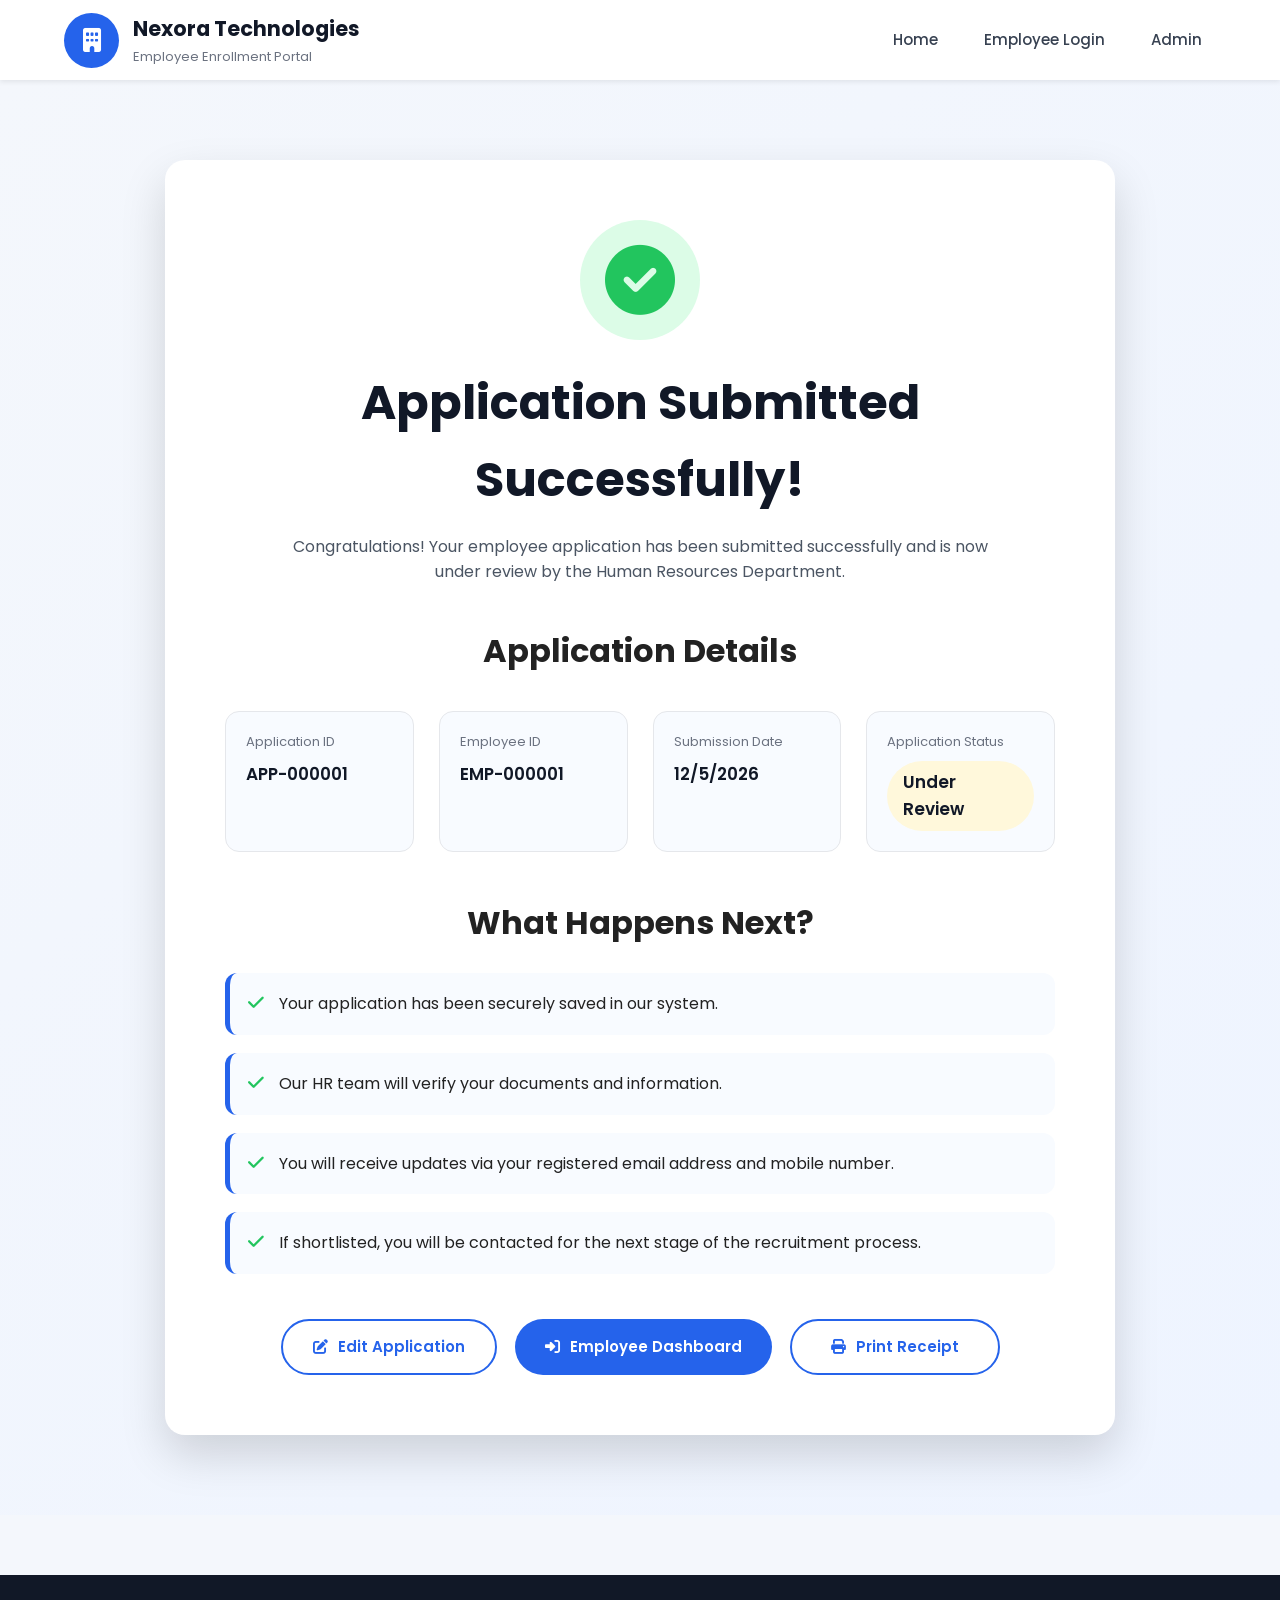
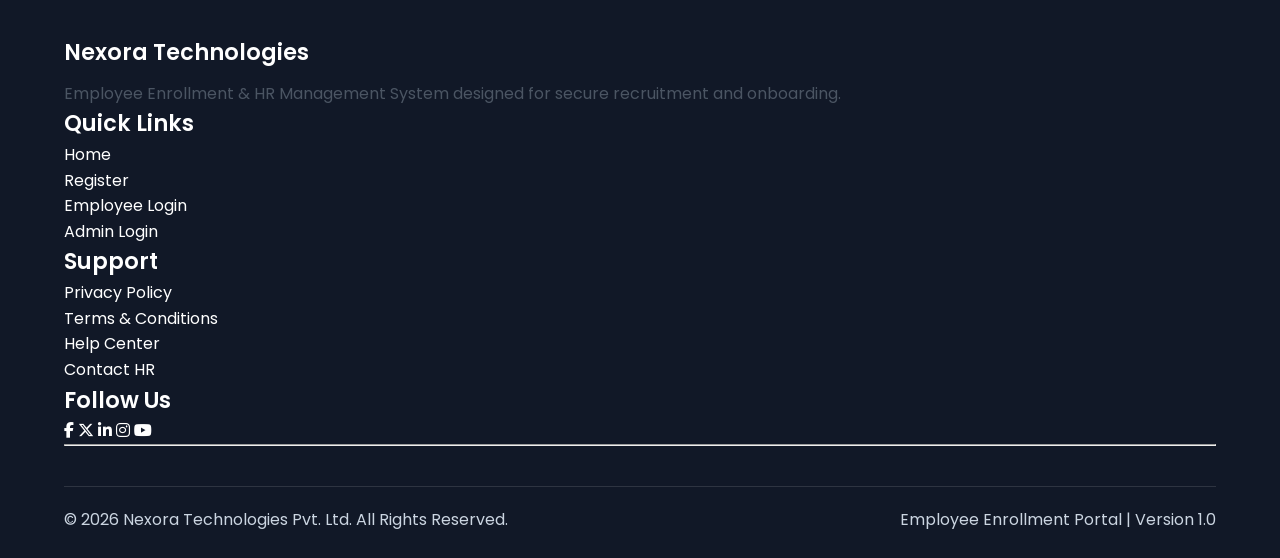
<file: success.html>
<!DOCTYPE html>
<html lang="en">

<head>

    <meta charset="UTF-8">

    <meta name="viewport"
          content="width=device-width, initial-scale=1.0">

    <title>Application Submitted Successfully | Nexora Technologies</title>

    <meta name="description"
          content="Employee Application Submission Success">

    <!-- Google Fonts -->
    <link rel="preconnect"
          href="https://fonts.googleapis.com">

    <link rel="preconnect"
          href="https://fonts.gstatic.com"
          crossorigin>

    <link href="https://fonts.googleapis.com/css2?family=Poppins:wght@300;400;500;600;700;800&display=swap"
          rel="stylesheet">

    <!-- Font Awesome -->
    <link rel="stylesheet"
          href="https://cdnjs.cloudflare.com/ajax/libs/font-awesome/6.6.0/css/all.min.css">

    <!-- Main CSS -->
    <link rel="stylesheet"
          href="style.css">

</head>

<body>

<!-- ==========================================
     HEADER
========================================== -->

<header class="main-header">

    <div class="container header-container">

        <a href="index.html"
           class="logo">

            <i class="fa-solid fa-building"></i>

            <div>

                <h2>Nexora Technologies</h2>

                <span>Employee Enrollment Portal</span>

            </div>

        </a>

        <nav class="navbar">

            <ul class="nav-links">

                <li>
                    <a href="index.html">Home</a>
                </li>

                <li>
                    <a href="login.html">Employee Login</a>
                </li>

                <li>
                    <a href="admin-login.html">Admin</a>
                </li>

            </ul>

        </nav>

    </div>

</header>



<!-- ==========================================
     SUCCESS SECTION
========================================== -->

<section class="success-section">

    <div class="container">

        <div class="success-card">

            <div class="success-icon">

                <i class="fa-solid fa-circle-check"></i>

            </div>

            <h1>

                Application Submitted Successfully!

            </h1>

            <p>

                Congratulations! Your employee application has been
                submitted successfully and is now under review by
                the Human Resources Department.

            </p>

            <div class="application-summary">

                <h2>

                    Application Details

                </h2>

                <div class="summary-grid">

                    <div class="summary-item">

                        <label>Application ID</label>

                        <span id="successApplicationId">

                            APP-000001

                        </span>

                    </div>

                    <div class="summary-item">

                        <label>Employee ID</label>

                        <span id="successEmployeeId">

                            EMP-000001

                        </span>

                    </div>

                    <div class="summary-item">

                        <label>Submission Date</label>

                        <span id="successSubmissionDate">

                            --/--/----

                        </span>

                    </div>

                    <div class="summary-item">

                        <label>Application Status</label>

                        <span class="status-badge status-pending">

                            Under Review

                        </span>

                    </div>

                </div>

            </div>



            <!-- Continues in Part 2 -->

                        <!-- ==========================================
                 NEXT STEPS
            ========================================== -->

            <div class="next-steps">

                <h2>What Happens Next?</h2>

                <ul>

                    <li>
                        <i class="fa-solid fa-check"></i>
                        Your application has been securely saved in our system.
                    </li>

                    <li>
                        <i class="fa-solid fa-check"></i>
                        Our HR team will verify your documents and information.
                    </li>

                    <li>
                        <i class="fa-solid fa-check"></i>
                        You will receive updates via your registered email address
                        and mobile number.
                    </li>

                    <li>
                        <i class="fa-solid fa-check"></i>
                        If shortlisted, you will be contacted for the next stage
                        of the recruitment process.
                    </li>

                </ul>

            </div>



            <!-- ==========================================
                 ACTION BUTTONS
            ========================================== -->

            <div class="success-actions">

                <a href="application.html"
                   class="btn secondary-btn">

                    <i class="fa-solid fa-pen-to-square"></i>

                    Edit Application

                </a>

                <a href="login.html"
                   class="btn primary-btn">

                    <i class="fa-solid fa-right-to-bracket"></i>

                    Employee Dashboard

                </a>

                <button
                    type="button"
                    class="btn secondary-btn"
                    onclick="window.print()">

                    <i class="fa-solid fa-print"></i>

                    Print Receipt

                </button>

            </div>

        </div>

    </div>

</section>



<!-- ==========================================
     FOOTER
========================================== -->

<footer class="main-footer">

    <div class="container">

        <div class="footer-grid">

            <div class="footer-column">

                <h3>Nexora Technologies</h3>

                <p>

                    Employee Enrollment & HR Management System
                    designed for secure recruitment and onboarding.

                </p>

            </div>

            <div class="footer-column">

                <h3>Quick Links</h3>

                <ul>

                    <li><a href="index.html">Home</a></li>
                    <li><a href="register.html">Register</a></li>
                    <li><a href="login.html">Employee Login</a></li>
                    <li><a href="admin-login.html">Admin Login</a></li>

                </ul>

            </div>

            <div class="footer-column">

                <h3>Support</h3>

                <ul>

                    <li><a href="#">Privacy Policy</a></li>
                    <li><a href="#">Terms & Conditions</a></li>
                    <li><a href="#">Help Center</a></li>
                    <li><a href="#">Contact HR</a></li>

                </ul>

            </div>

            <div class="footer-column">

                <h3>Follow Us</h3>

                <div class="social-icons">

                    <a href="#"><i class="fab fa-facebook-f"></i></a>
                    <a href="#"><i class="fab fa-x-twitter"></i></a>
                    <a href="#"><i class="fab fa-linkedin-in"></i></a>
                    <a href="#"><i class="fab fa-instagram"></i></a>
                    <a href="#"><i class="fab fa-youtube"></i></a>

                </div>

            </div>

        </div>

        <hr>

        <div class="footer-bottom">

            <p>

                &copy; 2026 Nexora Technologies Pvt. Ltd.
                All Rights Reserved.

            </p>

            <p>

                Employee Enrollment Portal | Version 1.0

            </p>

        </div>

    </div>

</footer>



<!-- ==========================================
     TOAST NOTIFICATION
========================================== -->

<div
    id="toastNotification"
    class="toast-notification">

    <span id="toastMessage">

        Notification

    </span>

</div>



<!-- ==========================================
     LOADING OVERLAY
========================================== -->

<div
    id="loadingOverlay"
    class="loading-overlay"
    style="display:none;">

    <div class="loader"></div>

    <p>

        Loading...

    </p>

</div>



<!-- ==========================================
     JAVASCRIPT
========================================== -->

<script src="script.js"></script>

</body>
</html>
</file>
<file: style.css>
/*=========================================================
  Nexora Technologies
  Employee Enrollment & HR Management System
  style.css
  Part 1 : Reset, Variables, Typography & Global Styles
=========================================================*/

/*==========================
  GOOGLE FONT
==========================*/
@import url('https://fonts.googleapis.com/css2?family=Poppins:wght@300;400;500;600;700;800&display=swap');

/*==========================
  CSS RESET
==========================*/

*,
*::before,
*::after{
    margin:0;
    padding:0;
    box-sizing:border-box;
}

html{
    scroll-behavior:smooth;
    font-size:16px;
}

body{
    font-family:'Poppins',sans-serif;
    background:#f4f7fc;
    color:#222;
    line-height:1.6;
    overflow-x:hidden;
    min-height:100vh;
}

img{
    max-width:100%;
    display:block;
}

a{
    text-decoration:none;
    color:inherit;
}

ul{
    list-style:none;
}

button,
input,
textarea,
select{
    font-family:inherit;
    outline:none;
}

button{
    cursor:pointer;
    border:none;
}

textarea{
    resize:vertical;
}

/*==========================
  ROOT VARIABLES
==========================*/

:root{

    /* Primary */

    --primary:#2563eb;
    --primary-dark:#1d4ed8;
    --primary-light:#dbeafe;

    /* Secondary */

    --secondary:#14b8a6;
    --secondary-dark:#0f766e;

    /* Status */

    --success:#22c55e;
    --warning:#f59e0b;
    --danger:#ef4444;
    --info:#06b6d4;

    /* Neutral */

    --white:#ffffff;
    --black:#000000;

    --gray-50:#f9fafb;
    --gray-100:#f3f4f6;
    --gray-200:#e5e7eb;
    --gray-300:#d1d5db;
    --gray-400:#9ca3af;
    --gray-500:#6b7280;
    --gray-600:#4b5563;
    --gray-700:#374151;
    --gray-800:#1f2937;
    --gray-900:#111827;

    /* Shadow */

    --shadow-sm:0 2px 5px rgba(0,0,0,.08);

    --shadow:
        0 10px 30px rgba(0,0,0,.08);

    --shadow-lg:
        0 20px 45px rgba(0,0,0,.15);

    /* Radius */

    --radius-sm:6px;
    --radius:12px;
    --radius-lg:20px;

    /* Transition */

    --transition:.30s ease;

    /* Container */

    --container:1280px;

}

/*==========================
  CUSTOM SCROLLBAR
==========================*/

::-webkit-scrollbar{
    width:10px;
}

::-webkit-scrollbar-track{
    background:#edf2f7;
}

::-webkit-scrollbar-thumb{
    background:var(--primary);
    border-radius:10px;
}

::-webkit-scrollbar-thumb:hover{
    background:var(--primary-dark);
}

/*==========================
  CONTAINER
==========================*/

.container{
    width:90%;
    max-width:var(--container);
    margin:auto;
}

/*==========================
  SECTION
==========================*/

section{
    padding:70px 0;
}

/*==========================
  HEADINGS
==========================*/

h1{
    font-size:3rem;
    font-weight:700;
    color:var(--gray-900);
}

h2{
    font-size:2rem;
    font-weight:700;
}

h3{
    font-size:1.4rem;
    font-weight:600;
}

h4{
    font-size:1.1rem;
    font-weight:600;
}

h5{
    font-size:1rem;
}

h6{
    font-size:.9rem;
}

p{
    color:var(--gray-600);
    margin-top:10px;
}

/*==========================
  TEXT HELPERS
==========================*/

.text-center{
    text-align:center;
}

.text-left{
    text-align:left;
}

.text-right{
    text-align:right;
}

.text-primary{
    color:var(--primary);
}

.text-success{
    color:var(--success);
}

.text-danger{
    color:var(--danger);
}

.text-warning{
    color:var(--warning);
}

/*==========================
  SPACING HELPERS
==========================*/

.mt-10{margin-top:10px;}
.mt-20{margin-top:20px;}
.mt-30{margin-top:30px;}
.mt-40{margin-top:40px;}
.mt-50{margin-top:50px;}

.mb-10{margin-bottom:10px;}
.mb-20{margin-bottom:20px;}
.mb-30{margin-bottom:30px;}
.mb-40{margin-bottom:40px;}
.mb-50{margin-bottom:50px;}

/*==========================
  BUTTONS
==========================*/

.btn{

    display:inline-flex;
    align-items:center;
    justify-content:center;
    gap:10px;

    padding:14px 30px;

    border-radius:50px;

    font-size:15px;
    font-weight:600;

    transition:var(--transition);

    user-select:none;

}

.primary-btn{

    background:var(--primary);
    color:#fff;

}

.primary-btn:hover{

    background:var(--primary-dark);
    transform:translateY(-3px);

    box-shadow:var(--shadow);

}

.secondary-btn{

    background:#fff;
    color:var(--primary);
    border:2px solid var(--primary);

}

.secondary-btn:hover{

    background:var(--primary);
    color:#fff;

}

.success-btn{

    background:var(--success);
    color:#fff;

}

.success-btn:hover{

    opacity:.9;

}

.danger-btn{

    background:var(--danger);
    color:#fff;

}

.danger-btn:hover{

    background:#dc2626;

}

/*==========================
  SECTION TITLE
==========================*/

.section-title{

    text-align:center;
    margin-bottom:50px;

}

.section-title span{

    display:inline-block;

    color:var(--primary);

    font-size:14px;
    font-weight:700;

    text-transform:uppercase;
    letter-spacing:1px;

    margin-bottom:12px;

}

.section-title h2{

    margin-bottom:15px;

}

.section-title p{

    max-width:700px;
    margin:auto;

}

/*==========================
  CARD
==========================*/

.card{

    background:#fff;

    border-radius:var(--radius);

    box-shadow:var(--shadow);

    padding:30px;

}

/*==========================
  FLEX UTILITIES
==========================*/

.d-flex{
    display:flex;
}

.align-center{
    align-items:center;
}

.justify-between{
    justify-content:space-between;
}

.justify-center{
    justify-content:center;
}

.flex-column{
    flex-direction:column;
}

.flex-wrap{
    flex-wrap:wrap;
}

.gap-10{
    gap:10px;
}

.gap-20{
    gap:20px;
}

.gap-30{
    gap:30px;
}

/*==========================
  GRID UTILITIES
==========================*/

.grid-2{

    display:grid;
    grid-template-columns:repeat(2,1fr);
    gap:25px;

}

.grid-3{

    display:grid;
    grid-template-columns:repeat(3,1fr);
    gap:25px;

}

.grid-4{

    display:grid;
    grid-template-columns:repeat(4,1fr);
    gap:25px;

}

/*=========================================================
  End of Part 1
  Next : Header, Navigation & Hero Section
=========================================================*/

/*=========================================================
  style.css
  Part 2 : Header, Navigation, Hero, Page Banner
=========================================================*/

/*==========================
  MAIN HEADER
==========================*/

.main-header{
    position:sticky;
    top:0;
    left:0;
    width:100%;
    background:var(--white);
    box-shadow:var(--shadow-sm);
    z-index:1000;
}

.header-container{
    display:flex;
    align-items:center;
    justify-content:space-between;
    min-height:80px;
}

/*==========================
  LOGO
==========================*/

.logo{
    display:flex;
    align-items:center;
    gap:14px;
}

.logo i{
    width:55px;
    height:55px;
    display:flex;
    align-items:center;
    justify-content:center;
    border-radius:50%;
    background:var(--primary);
    color:#fff;
    font-size:24px;
}

.logo h2{
    font-size:1.3rem;
    color:var(--gray-900);
    margin:0;
}

.logo span{
    display:block;
    margin-top:2px;
    color:var(--gray-500);
    font-size:13px;
}

/*==========================
  NAVIGATION
==========================*/

.navbar{
    display:flex;
    align-items:center;
}

.nav-links{
    display:flex;
    align-items:center;
    gap:18px;
}

.nav-links li{
    position:relative;
}

.nav-links a{
    display:inline-block;
    padding:10px 14px;
    font-size:15px;
    font-weight:500;
    color:var(--gray-700);
    transition:var(--transition);
    border-radius:8px;
}

.nav-links a:hover,
.nav-links a.active{
    color:var(--primary);
    background:var(--primary-light);
}

/* underline animation */

.nav-links a::after{
    content:"";
    position:absolute;
    left:50%;
    bottom:2px;
    width:0;
    height:2px;
    background:var(--primary);
    transform:translateX(-50%);
    transition:var(--transition);
}

.nav-links a:hover::after,
.nav-links a.active::after{
    width:70%;
}

/*==========================
  MOBILE MENU BUTTON
==========================*/

.menu-toggle{
    display:none;
    width:46px;
    height:46px;
    border-radius:8px;
    background:var(--primary);
    color:#fff;
    font-size:20px;
    align-items:center;
    justify-content:center;
}

/*==========================
  HERO SECTION
==========================*/

.hero{
    background:linear-gradient(
        135deg,
        #2563eb 0%,
        #1d4ed8 45%,
        #0f172a 100%
    );
    color:#fff;
    overflow:hidden;
    position:relative;
}

.hero::before{
    content:"";
    position:absolute;
    width:500px;
    height:500px;
    border-radius:50%;
    background:rgba(255,255,255,.08);
    top:-180px;
    right:-120px;
}

.hero::after{
    content:"";
    position:absolute;
    width:280px;
    height:280px;
    border-radius:50%;
    background:rgba(255,255,255,.05);
    left:-90px;
    bottom:-80px;
}

.hero-content{
    display:grid;
    grid-template-columns:1.1fr .9fr;
    align-items:center;
    gap:60px;
    min-height:650px;
    position:relative;
    z-index:2;
}

.hero-text h1{
    color:#fff;
    font-size:3.3rem;
    line-height:1.2;
    margin-bottom:20px;
}

.hero-text p{
    color:rgba(255,255,255,.9);
    font-size:17px;
    margin-bottom:35px;
    max-width:600px;
}

.hero-buttons{
    display:flex;
    flex-wrap:wrap;
    gap:18px;
}

.hero-buttons .primary-btn{
    background:#fff;
    color:var(--primary);
}

.hero-buttons .primary-btn:hover{
    background:#f5f5f5;
}

.hero-buttons .secondary-btn{
    border:2px solid rgba(255,255,255,.4);
    color:#fff;
    background:transparent;
}

.hero-buttons .secondary-btn:hover{
    background:#fff;
    color:var(--primary);
}

.hero-image{
    display:flex;
    align-items:center;
    justify-content:center;
}

.hero-image img{
    max-width:100%;
    border-radius:20px;
    box-shadow:var(--shadow-lg);
}

/*==========================
  HERO FEATURES
==========================*/

.hero-features{
    display:flex;
    flex-wrap:wrap;
    gap:20px;
    margin-top:35px;
}

.hero-feature{
    display:flex;
    align-items:center;
    gap:12px;
    background:rgba(255,255,255,.10);
    padding:12px 18px;
    border-radius:50px;
    backdrop-filter:blur(10px);
}

.hero-feature i{
    color:#fff;
    font-size:18px;
}

.hero-feature span{
    color:#fff;
    font-size:14px;
    font-weight:500;
}

/*==========================
  PAGE BANNER
==========================*/

.page-banner{
    background:linear-gradient(
        135deg,
        var(--primary),
        var(--primary-dark)
    );
    color:#fff;
    text-align:center;
    padding:90px 0;
}

.page-banner h1{
    color:#fff;
    margin-bottom:15px;
}

.page-banner p{
    color:rgba(255,255,255,.9);
    max-width:700px;
    margin:auto;
    font-size:17px;
}

/*==========================
  BREADCRUMB
==========================*/

.breadcrumb{
    margin-top:18px;
    display:flex;
    justify-content:center;
    gap:8px;
    flex-wrap:wrap;
}

.breadcrumb a{
    color:#fff;
    opacity:.9;
    transition:var(--transition);
}

.breadcrumb a:hover{
    opacity:1;
}

.breadcrumb span{
    color:rgba(255,255,255,.8);
}

/*==========================
  FEATURE BOXES
==========================*/

.features-section{
    background:var(--gray-50);
}

.features-grid{
    display:grid;
    grid-template-columns:repeat(3,1fr);
    gap:30px;
}

.feature-card{
    background:#fff;
    padding:35px 28px;
    border-radius:var(--radius);
    text-align:center;
    box-shadow:var(--shadow-sm);
    transition:var(--transition);
}

.feature-card:hover{
    transform:translateY(-8px);
    box-shadow:var(--shadow-lg);
}

.feature-card i{
    width:75px;
    height:75px;
    margin:0 auto 20px;
    display:flex;
    align-items:center;
    justify-content:center;
    border-radius:50%;
    background:var(--primary-light);
    color:var(--primary);
    font-size:28px;
}

.feature-card h3{
    margin-bottom:12px;
}

.feature-card p{
    margin:0;
}

/*=========================================================
  End of Part 2
  Next: Forms, Cards, Inputs & Validation
=========================================================*/

/*=========================================================
  style.css
  Part 3 : Forms, Cards, Inputs & Validation
=========================================================*/

/*==========================
  COMMON FORM SECTION
==========================*/

.form-section{
    padding:80px 0;
    background:#f4f7fc;
}

.form-wrapper{
    max-width:1100px;
    margin:auto;
}

.form-container{
    background:#ffffff;
    border-radius:16px;
    padding:40px;
    box-shadow:0 15px 40px rgba(0,0,0,.08);
}

.form-container h2{
    margin-bottom:10px;
    color:var(--gray-900);
}

.form-container>p{
    margin-bottom:30px;
    color:var(--gray-600);
}

/*==========================
  FORM CARD
==========================*/

.form-card{
    background:#fff;
    border:1px solid var(--gray-200);
    border-radius:14px;
    padding:30px;
    margin-bottom:30px;
    transition:var(--transition);
}

.form-card:hover{
    box-shadow:var(--shadow);
}

.card-title{
    display:flex;
    align-items:center;
    gap:12px;
    margin-bottom:25px;
    padding-bottom:15px;
    border-bottom:1px solid var(--gray-200);
}

.card-title i{
    width:46px;
    height:46px;
    display:flex;
    align-items:center;
    justify-content:center;
    background:var(--primary-light);
    color:var(--primary);
    border-radius:50%;
    font-size:18px;
}

.card-title h3{
    color:var(--gray-800);
}

/*==========================
  GRID
==========================*/

.form-grid{
    display:grid;
    grid-template-columns:repeat(2,1fr);
    gap:25px;
}

.form-grid-3{
    display:grid;
    grid-template-columns:repeat(3,1fr);
    gap:25px;
}

.full-width{
    grid-column:1/-1;
}

/*==========================
  FORM GROUP
==========================*/

.form-group{
    display:flex;
    flex-direction:column;
    margin-bottom:22px;
}

.form-group label{
    font-size:14px;
    font-weight:600;
    color:var(--gray-700);
    margin-bottom:8px;
}

.required{
    color:var(--danger);
}

/*==========================
  INPUTS
==========================*/

.form-group input,
.form-group select,
.form-group textarea{

    width:100%;
    height:50px;

    padding:0 16px;

    border:1px solid var(--gray-300);

    border-radius:10px;

    background:#fff;

    font-size:15px;

    transition:var(--transition);

}

.form-group textarea{

    min-height:140px;

    padding:15px;

}

.form-group input:focus,
.form-group select:focus,
.form-group textarea:focus{

    border-color:var(--primary);

    box-shadow:0 0 0 4px rgba(37,99,235,.12);

}

.form-group input::placeholder,
.form-group textarea::placeholder{

    color:var(--gray-400);

}

/*==========================
  ICON INPUT
==========================*/

.input-icon{

    position:relative;

}

.input-icon i{

    position:absolute;

    left:15px;

    top:50%;

    transform:translateY(-50%);

    color:var(--gray-500);

}

.input-icon input{

    padding-left:45px;

}

/*==========================
  PASSWORD INPUT
==========================*/

.password-input{

    position:relative;

}

.password-input input{

    padding-right:50px;

}

.password-toggle{

    position:absolute;

    right:8px;

    top:50%;

    transform:translateY(-50%);

    width:38px;
    height:38px;

    border:none;

    background:transparent;

    color:var(--gray-500);

    cursor:pointer;

}

.password-toggle:hover{

    color:var(--primary);

}

/*==========================
  CHECKBOX
==========================*/

.checkbox-group{

    display:flex;

    align-items:flex-start;

    gap:12px;

    margin-top:10px;

}

.checkbox-group input{

    width:18px;
    height:18px;

    accent-color:var(--primary);

    margin-top:3px;

}

.checkbox-group label{

    font-size:14px;

    color:var(--gray-700);

    cursor:pointer;

}

/*==========================
  RADIO GROUP
==========================*/

.radio-group{

    display:flex;

    flex-wrap:wrap;

    gap:25px;

}

.radio-group label{

    display:flex;

    align-items:center;

    gap:8px;

    cursor:pointer;

}

.radio-group input{

    accent-color:var(--primary);

}

/*==========================
  CAPTCHA
==========================*/

.captcha-wrapper{

    display:flex;

    align-items:center;

    gap:15px;

    margin:15px 0;

}

.captcha-display{

    min-width:170px;

    padding:14px 20px;

    border-radius:10px;

    background:var(--gray-800);

    color:#fff;

    font-size:22px;

    font-weight:700;

    letter-spacing:4px;

    text-align:center;

    user-select:none;

}

.refresh-captcha{

    width:50px;
    height:50px;

    border-radius:10px;

    background:var(--primary);

    color:#fff;

    transition:var(--transition);

}

.refresh-captcha:hover{

    background:var(--primary-dark);

    transform:rotate(180deg);

}

/*==========================
  OTP
==========================*/

.otp-box{

    background:#f8fbff;

    border:1px dashed var(--primary);

    border-radius:12px;

    padding:20px;

    margin-top:20px;

}

/*==========================
  VALIDATION
==========================*/

.input-message{

    font-size:13px;

    margin-top:6px;

    min-height:18px;

}

.input-success{

    border-color:var(--success)!important;

}

.input-error{

    border-color:var(--danger)!important;

}

.success-message{

    color:var(--success);

}

.error-message{

    color:var(--danger);

}

/*==========================
  PROGRESS BAR
==========================*/

.form-progress{

    width:100%;

    height:10px;

    background:var(--gray-200);

    border-radius:30px;

    overflow:hidden;

    margin-bottom:30px;

}

.progress-bar{

    width:0;

    height:100%;

    background:linear-gradient(
        90deg,
        var(--primary),
        var(--secondary)
    );

    transition:.4s;

}

/*==========================
  FORM BUTTONS
==========================*/

.form-actions{

    display:flex;

    justify-content:flex-end;

    flex-wrap:wrap;

    gap:15px;

    margin-top:30px;

}

.form-actions .btn{

    min-width:170px;

}

/*==========================
  LOGIN OPTIONS
==========================*/

.login-options{

    display:flex;

    justify-content:space-between;

    align-items:center;

    flex-wrap:wrap;

    gap:10px;

    margin:15px 0 25px;

}

.login-options a{

    color:var(--primary);

    font-weight:600;

}

.login-options a:hover{

    text-decoration:underline;

}

/*==========================
  FORM FOOTER
==========================*/

.form-footer{

    text-align:center;

    margin-top:25px;

    padding-top:20px;

    border-top:1px solid var(--gray-200);

}

.form-footer a{

    color:var(--primary);

    font-weight:600;

}

.form-footer a:hover{

    text-decoration:underline;

}

/*=========================================================
  End of Part 3
  Next : Registration, Login & Success Pages
=========================================================*/

/*=========================================================
  style.css
  Part 4 : Registration, Login & Success Pages
=========================================================*/

/*==========================
  AUTHENTICATION SECTIONS
==========================*/

.register-section,
.login-section,
.success-section{

    padding:80px 0;

    background:
    linear-gradient(
        135deg,
        #f4f7fc 0%,
        #eef4ff 100%
    );

    min-height:calc(100vh - 80px);

}

.login-wrapper{

    display:grid;

    grid-template-columns:420px 1fr;

    gap:40px;

    align-items:flex-start;

}

/*==========================
  INFORMATION PANEL
==========================*/

.login-info{

    background:linear-gradient(
        135deg,
        var(--primary),
        var(--primary-dark)
    );

    color:#fff;

    border-radius:20px;

    padding:40px;

    box-shadow:var(--shadow-lg);

    position:sticky;

    top:110px;

}

.login-info h2{

    color:#fff;

    margin-bottom:15px;

}

.login-info p{

    color:rgba(255,255,255,.9);

    margin-bottom:30px;

}

.feature-list{

    display:flex;

    flex-direction:column;

    gap:18px;

}

.feature-list li{

    display:flex;

    align-items:center;

    gap:15px;

    font-size:15px;

}

.feature-list i{

    width:42px;

    height:42px;

    border-radius:50%;

    display:flex;

    align-items:center;

    justify-content:center;

    background:rgba(255,255,255,.18);

    font-size:18px;

}

/*==========================
  FORM SECTION TITLE
==========================*/

.form-section-title{

    font-size:18px;

    color:var(--primary);

    margin:30px 0 20px;

    padding-bottom:10px;

    border-bottom:2px solid var(--gray-200);

}

/*==========================
  LOGIN BOX
==========================*/

.login-card{

    background:#fff;

    border-radius:18px;

    padding:45px;

    box-shadow:var(--shadow);

}

/*==========================
  SUCCESS PAGE
==========================*/

.success-card{

    max-width:950px;

    margin:auto;

    background:#fff;

    border-radius:20px;

    padding:60px;

    box-shadow:var(--shadow-lg);

    text-align:center;

}

.success-icon{

    width:120px;

    height:120px;

    margin:0 auto 25px;

    border-radius:50%;

    display:flex;

    align-items:center;

    justify-content:center;

    background:#dcfce7;

}

.success-icon i{

    font-size:70px;

    color:var(--success);

}

.success-card h1{

    margin-bottom:15px;

    color:var(--gray-900);

}

.success-card>p{

    max-width:720px;

    margin:0 auto 35px;

}

/*==========================
  APPLICATION SUMMARY
==========================*/

.application-summary{

    margin-top:40px;

    text-align:left;

}

.application-summary h2{

    margin-bottom:25px;

    text-align:center;

}

.summary-grid{

    display:grid;

    grid-template-columns:repeat(2,1fr);

    gap:20px;

}

.summary-item{

    background:#f8fbff;

    border:1px solid var(--gray-200);

    border-radius:14px;

    padding:20px;

}

.summary-item label{

    display:block;

    font-size:13px;

    color:var(--gray-500);

    margin-bottom:8px;

}

.summary-item span{

    font-size:17px;

    font-weight:600;

    color:var(--gray-900);

}

/*==========================
  STATUS BADGES
==========================*/

.status-badge{

    display:inline-flex;

    align-items:center;

    justify-content:center;

    padding:8px 16px;

    border-radius:50px;

    font-size:13px;

    font-weight:600;

}

.status-pending{

    background:#fff8db;

    color:#b45309;

}

.status-approved{

    background:#dcfce7;

    color:#166534;

}

.status-rejected{

    background:#fee2e2;

    color:#991b1b;

}

/*==========================
  NEXT STEPS
==========================*/

.next-steps{

    margin-top:45px;

    text-align:left;

}

.next-steps h2{

    text-align:center;

    margin-bottom:25px;

}

.next-steps ul{

    display:flex;

    flex-direction:column;

    gap:18px;

}

.next-steps li{

    display:flex;

    align-items:flex-start;

    gap:15px;

    padding:18px;

    background:#f8fbff;

    border-radius:12px;

    border-left:5px solid var(--primary);

}

.next-steps li i{

    color:var(--success);

    margin-top:3px;

    font-size:18px;

}

/*==========================
  SUCCESS ACTIONS
==========================*/

.success-actions{

    display:flex;

    justify-content:center;

    flex-wrap:wrap;

    gap:18px;

    margin-top:45px;

}

.success-actions .btn{

    min-width:210px;

}

/*==========================
  AUTH LINKS
==========================*/

.auth-links{

    display:flex;

    justify-content:center;

    gap:15px;

    margin-top:25px;

    flex-wrap:wrap;

}

.auth-links a{

    color:var(--primary);

    font-weight:600;

}

.auth-links a:hover{

    text-decoration:underline;

}

/*==========================
  REMEMBER ME
==========================*/

.checkbox-label{

    display:flex;

    align-items:center;

    gap:10px;

    cursor:pointer;

    color:var(--gray-700);

}

.checkbox-label input{

    width:18px;

    height:18px;

    accent-color:var(--primary);

}

/*==========================
  RESPONSIVE
==========================*/

@media(max-width:992px){

.login-wrapper{

    grid-template-columns:1fr;

}

.login-info{

    position:relative;

    top:0;

}

.summary-grid{

    grid-template-columns:1fr;

}

}

@media(max-width:768px){

.success-card{

    padding:35px 25px;

}

.success-actions{

    flex-direction:column;

}

.success-actions .btn{

    width:100%;

}

.login-card{

    padding:30px 20px;

}

}

@media(max-width:576px){

.login-info{

    padding:30px 25px;

}

.feature-list li{

    align-items:flex-start;

}

.success-icon{

    width:90px;

    height:90px;

}

.success-icon i{

    font-size:50px;

}

.success-card h1{

    font-size:2rem;

}

}

/*=========================================================
  End of Part 4
  Next : Application Form Layout
=========================================================*/

/*=========================================================
  style.css
  Part 5 : Application Form Layout
=========================================================*/

/*==========================
  APPLICATION SECTION
==========================*/

.application-section{

    padding:80px 0;

    background:#f4f7fc;

}

.application-wrapper{

    max-width:1300px;

    margin:auto;

}

.application-container{

    background:#ffffff;

    border-radius:20px;

    padding:40px;

    box-shadow:var(--shadow-lg);

}

/*==========================
  APPLICATION HEADER
==========================*/

.application-header{

    display:flex;

    justify-content:space-between;

    align-items:center;

    flex-wrap:wrap;

    gap:20px;

    margin-bottom:35px;

    padding-bottom:25px;

    border-bottom:2px solid var(--gray-200);

}

.application-title h1{

    font-size:2.3rem;

    color:var(--gray-900);

}

.application-title p{

    color:var(--gray-600);

    margin-top:8px;

}

.application-id{

    background:var(--primary-light);

    color:var(--primary);

    padding:12px 18px;

    border-radius:10px;

    font-weight:600;

}

/*==========================
  FORM SECTIONS
==========================*/

.form-section-card{

    background:#fff;

    border:1px solid var(--gray-200);

    border-radius:16px;

    padding:30px;

    margin-bottom:30px;

    transition:var(--transition);

}

.form-section-card:hover{

    box-shadow:var(--shadow);

}

.form-section-heading{

    display:flex;

    align-items:center;

    gap:15px;

    margin-bottom:30px;

    padding-bottom:15px;

    border-bottom:1px solid var(--gray-200);

}

.form-section-heading i{

    width:55px;

    height:55px;

    display:flex;

    justify-content:center;

    align-items:center;

    border-radius:50%;

    background:var(--primary-light);

    color:var(--primary);

    font-size:22px;

}

.form-section-heading h2{

    font-size:1.5rem;

    color:var(--gray-800);

}

/*==========================
  THREE COLUMN GRID
==========================*/

.application-grid{

    display:grid;

    grid-template-columns:repeat(3,1fr);

    gap:25px;

}

.application-grid-2{

    display:grid;

    grid-template-columns:repeat(2,1fr);

    gap:25px;

}

.application-full{

    grid-column:1/-1;

}

/*==========================
  FILE UPLOAD
==========================*/

.upload-box{

    border:2px dashed var(--gray-300);

    border-radius:14px;

    padding:30px;

    text-align:center;

    transition:var(--transition);

    background:#fafcff;

}

.upload-box:hover{

    border-color:var(--primary);

    background:var(--primary-light);

}

.upload-box i{

    font-size:45px;

    color:var(--primary);

    margin-bottom:15px;

}

.upload-box h4{

    margin-bottom:10px;

}

.upload-box p{

    font-size:14px;

    color:var(--gray-500);

}

.upload-box input[type="file"]{

    margin-top:20px;

}

/*==========================
  IMAGE PREVIEW
==========================*/

.image-preview{

    width:150px;

    height:170px;

    border:2px solid var(--gray-300);

    border-radius:10px;

    overflow:hidden;

    margin-top:15px;

    background:#fff;

    display:flex;

    align-items:center;

    justify-content:center;

}

.image-preview img{

    width:100%;

    height:100%;

    object-fit:cover;

}

/*==========================
  DOCUMENT PREVIEW
==========================*/

.document-preview{

    margin-top:15px;

    padding:15px;

    background:#f8fbff;

    border-radius:10px;

    border:1px solid var(--gray-200);

}

.document-preview a{

    color:var(--primary);

    font-weight:600;

}

/*==========================
  ADDRESS BOX
==========================*/

.address-box{

    background:#fafcff;

    border:1px solid var(--gray-200);

    border-radius:14px;

    padding:25px;

}

/*==========================
  DECLARATION
==========================*/

.declaration-box{

    margin-top:30px;

    background:#eef7ff;

    border-left:6px solid var(--primary);

    padding:25px;

    border-radius:10px;

}

.declaration-box h3{

    margin-bottom:15px;

}

.declaration-box p{

    margin-bottom:20px;

}

.declaration-box label{

    display:flex;

    align-items:flex-start;

    gap:12px;

    cursor:pointer;

}

.declaration-box input{

    margin-top:4px;

    accent-color:var(--primary);

}

/*==========================
  APPLICATION ACTIONS
==========================*/

.application-actions{

    display:flex;

    justify-content:space-between;

    flex-wrap:wrap;

    gap:20px;

    margin-top:40px;

}

.application-actions .left-actions,

.application-actions .right-actions{

    display:flex;

    gap:15px;

    flex-wrap:wrap;

}

/*==========================
  SAVE STATUS
==========================*/

.auto-save-status{

    display:flex;

    align-items:center;

    gap:10px;

    color:var(--success);

    font-size:14px;

    margin-top:20px;

}

.auto-save-status i{

    font-size:16px;

}

/*==========================
  APPLICATION TIMELINE
==========================*/

.application-timeline{

    margin-top:50px;

    display:flex;

    justify-content:space-between;

    position:relative;

}

.application-timeline::before{

    content:"";

    position:absolute;

    top:22px;

    left:0;

    width:100%;

    height:3px;

    background:var(--gray-300);

    z-index:1;

}

.timeline-step{

    position:relative;

    z-index:2;

    text-align:center;

    flex:1;

}

.timeline-step .circle{

    width:45px;

    height:45px;

    margin:auto;

    border-radius:50%;

    background:var(--gray-300);

    color:#fff;

    display:flex;

    justify-content:center;

    align-items:center;

    font-weight:600;

}

.timeline-step.active .circle{

    background:var(--primary);

}

.timeline-step.completed .circle{

    background:var(--success);

}

.timeline-step p{

    margin-top:12px;

    font-size:14px;

}

/*==========================
  RESPONSIVE
==========================*/

@media(max-width:1100px){

.application-grid{

    grid-template-columns:repeat(2,1fr);

}

}

@media(max-width:768px){

.application-header{

    flex-direction:column;

    align-items:flex-start;

}

.application-grid,

.application-grid-2{

    grid-template-columns:1fr;

}

.application-actions{

    flex-direction:column;

}

.application-actions .left-actions,

.application-actions .right-actions{

    width:100%;

}

.application-actions .btn{

    width:100%;

}

.application-timeline{

    flex-direction:column;

    gap:25px;

}

.application-timeline::before{

    display:none;

}

}

@media(max-width:576px){

.application-container{

    padding:25px;

}

.form-section-card{

    padding:20px;

}

.form-section-heading{

    flex-direction:column;

    text-align:center;

}

.image-preview{

    width:120px;

    height:140px;

}

}

/*=========================================================
  End of Part 5
  Next : Upload Controls, Tables & Status Components
=========================================================*/

/*=========================================================
  style.css
  Part 6 : Upload Controls, Tables & Status Components
=========================================================*/

/*==========================
  UPLOAD GRID
==========================*/

.upload-grid{

    display:grid;

    grid-template-columns:repeat(2,1fr);

    gap:30px;

    margin-top:20px;

}

/*==========================
  DOCUMENT CARD
==========================*/

.document-card{

    background:#ffffff;

    border:1px solid var(--gray-200);

    border-radius:16px;

    padding:25px;

    transition:var(--transition);

}

.document-card:hover{

    transform:translateY(-5px);

    box-shadow:var(--shadow);

}

.document-card h4{

    margin-bottom:12px;

    color:var(--gray-800);

}

.document-card p{

    font-size:14px;

    color:var(--gray-500);

    margin-bottom:20px;

}

/*==========================
  FILE INPUT
==========================*/

.file-input{

    position:relative;

    width:100%;

}

.file-input input[type="file"]{

    width:100%;

    padding:14px;

    border:2px dashed var(--gray-300);

    border-radius:12px;

    background:#fafcff;

    cursor:pointer;

    transition:var(--transition);

}

.file-input input[type="file"]:hover{

    border-color:var(--primary);

    background:var(--primary-light);

}

/*==========================
  FILE DETAILS
==========================*/

.file-details{

    margin-top:15px;

    display:flex;

    justify-content:space-between;

    align-items:center;

    flex-wrap:wrap;

    gap:10px;

}

.file-name{

    color:var(--gray-700);

    font-size:14px;

    font-weight:500;

}

.file-size{

    color:var(--gray-500);

    font-size:13px;

}

/*==========================
  UPLOAD PROGRESS
==========================*/

.upload-progress{

    margin-top:15px;

}

.upload-progress .progress{

    width:100%;

    height:8px;

    border-radius:20px;

    overflow:hidden;

    background:var(--gray-200);

}

.upload-progress .progress-bar{

    width:0;

    height:100%;

    background:linear-gradient(
        90deg,
        var(--primary),
        var(--secondary)
    );

    transition:.5s;

}

/*==========================
  TABLE WRAPPER
==========================*/

.table-responsive{

    width:100%;

    overflow-x:auto;

    margin-top:25px;

}

/*==========================
  TABLE
==========================*/

.dashboard-table{

    width:100%;

    border-collapse:collapse;

    background:#ffffff;

    border-radius:14px;

    overflow:hidden;

    min-width:900px;

}

.dashboard-table thead{

    background:var(--primary);

    color:#ffffff;

}

.dashboard-table th{

    padding:16px;

    text-align:left;

    font-size:14px;

    font-weight:600;

}

.dashboard-table td{

    padding:16px;

    border-bottom:1px solid var(--gray-200);

    color:var(--gray-700);

    font-size:14px;

}

.dashboard-table tbody tr{

    transition:var(--transition);

}

.dashboard-table tbody tr:hover{

    background:#f8fbff;

}

/*==========================
  STATUS LABELS
==========================*/

.status{

    display:inline-flex;

    align-items:center;

    justify-content:center;

    padding:7px 16px;

    border-radius:50px;

    font-size:12px;

    font-weight:600;

}

.status.approved{

    background:#dcfce7;

    color:#166534;

}

.status.pending{

    background:#fff7d6;

    color:#a16207;

}

.status.rejected{

    background:#fee2e2;

    color:#991b1b;

}

.status.active{

    background:#dbeafe;

    color:#1d4ed8;

}

.status.inactive{

    background:#f3f4f6;

    color:#6b7280;

}

/*==========================
  TABLE BUTTONS
==========================*/

.table-btn{

    width:38px;

    height:38px;

    border:none;

    border-radius:8px;

    color:#ffffff;

    display:inline-flex;

    justify-content:center;

    align-items:center;

    margin-right:6px;

    transition:var(--transition);

}

.view-btn{

    background:var(--info);

}

.edit-btn{

    background:var(--warning);

}

.delete-btn{

    background:var(--danger);

}

.approve-btn{

    background:var(--success);

}

.reject-btn{

    background:var(--danger);

}

.table-btn:hover{

    transform:translateY(-2px);

    opacity:.9;

}

/*==========================
  TABLE TOOLBAR
==========================*/

.table-toolbar{

    display:flex;

    justify-content:space-between;

    align-items:center;

    gap:20px;

    flex-wrap:wrap;

    margin-bottom:20px;

}

.toolbar-search{

    position:relative;

    flex:1;

    min-width:260px;

}

.toolbar-search i{

    position:absolute;

    left:15px;

    top:50%;

    transform:translateY(-50%);

    color:var(--gray-500);

}

.toolbar-search input{

    width:100%;

    height:48px;

    padding:0 18px 0 45px;

    border:1px solid var(--gray-300);

    border-radius:10px;

}

.toolbar-search input:focus{

    border-color:var(--primary);

}

.toolbar-filters{

    display:flex;

    gap:12px;

    flex-wrap:wrap;

}

.toolbar-filters select{

    min-width:180px;

    height:48px;

    border:1px solid var(--gray-300);

    border-radius:10px;

    padding:0 15px;

}

/*==========================
  PAGINATION
==========================*/

.table-footer{

    display:flex;

    justify-content:space-between;

    align-items:center;

    gap:20px;

    flex-wrap:wrap;

    margin-top:25px;

}

.pagination{

    display:flex;

    gap:8px;

}

.page-btn{

    width:40px;

    height:40px;

    border:none;

    border-radius:8px;

    background:#ffffff;

    border:1px solid var(--gray-300);

    transition:var(--transition);

}

.page-btn.active{

    background:var(--primary);

    color:#ffffff;

    border-color:var(--primary);

}

.page-btn:hover{

    background:var(--primary);

    color:#ffffff;

}

/*==========================
  EMPTY STATE
==========================*/

.empty-state{

    text-align:center;

    padding:60px 20px;

}

.empty-state i{

    font-size:60px;

    color:var(--gray-400);

    margin-bottom:20px;

}

.empty-state h3{

    margin-bottom:10px;

}

.empty-state p{

    color:var(--gray-500);

}

/*==========================
  RESPONSIVE
==========================*/

@media(max-width:992px){

.upload-grid{

    grid-template-columns:1fr;

}

}

@media(max-width:768px){

.table-toolbar{

    flex-direction:column;

    align-items:stretch;

}

.toolbar-filters{

    width:100%;

}

.toolbar-filters select,

.toolbar-filters .btn{

    width:100%;

}

.table-footer{

    flex-direction:column;

    align-items:flex-start;

}

.pagination{

    flex-wrap:wrap;

}

}

/*=========================================================
  style.css
  Part 7 : Admin Login Page
=========================================================*/

/*==========================
  ADMIN LOGIN SECTION
==========================*/

.admin-login-section{
    min-height:100vh;
    padding:80px 0;
    background:linear-gradient(135deg,#eef4ff 0%,#f8fbff 50%,#eaf3ff 100%);
}

.admin-login-wrapper{
    max-width:1200px;
    margin:auto;
    display:grid;
    grid-template-columns:420px 1fr;
    gap:40px;
    align-items:start;
}

/*==========================
  ADMIN INFORMATION PANEL
==========================*/

.admin-info-card{
    background:linear-gradient(135deg,var(--gray-900),#1e293b);
    color:#fff;
    border-radius:20px;
    padding:40px 35px;
    box-shadow:var(--shadow-lg);
    position:sticky;
    top:110px;
}

.admin-info-card .admin-logo{
    width:80px;
    height:80px;
    border-radius:50%;
    background:rgba(255,255,255,.15);
    display:flex;
    align-items:center;
    justify-content:center;
    font-size:34px;
    margin-bottom:25px;
}

.admin-info-card h2{
    color:#fff;
    margin-bottom:15px;
}

.admin-info-card p{
    color:rgba(255,255,255,.85);
    margin-bottom:30px;
}

.admin-security-list{
    display:flex;
    flex-direction:column;
    gap:18px;
}

.admin-security-list li{
    display:flex;
    gap:15px;
    align-items:flex-start;
}

.admin-security-list i{
    width:42px;
    height:42px;
    border-radius:50%;
    background:rgba(255,255,255,.12);
    display:flex;
    align-items:center;
    justify-content:center;
    color:#fff;
    font-size:18px;
}

/*==========================
  ADMIN LOGIN CARD
==========================*/

.admin-login-card{
    background:#fff;
    border-radius:20px;
    padding:45px;
    box-shadow:var(--shadow-lg);
}

.admin-login-card .card-header{
    text-align:center;
    margin-bottom:35px;
}

.admin-login-card .card-header i{
    width:85px;
    height:85px;
    border-radius:50%;
    background:var(--primary-light);
    color:var(--primary);
    display:flex;
    justify-content:center;
    align-items:center;
    margin:0 auto 20px;
    font-size:36px;
}

.admin-login-card .card-header h2{
    color:var(--gray-900);
    margin-bottom:10px;
}

.admin-login-card .card-header p{
    color:var(--gray-600);
}

/*==========================
  ADMIN FORM
==========================*/

.admin-form .form-group{
    margin-bottom:22px;
}

.admin-form input,
.admin-form select{
    height:54px;
}

.admin-form .input-icon i{
    color:var(--primary);
}

/*==========================
  SECURITY ALERT
==========================*/

.security-alert{
    background:#fff7ed;
    border-left:5px solid var(--warning);
    padding:18px 20px;
    border-radius:10px;
    margin-bottom:30px;
}

.security-alert h4{
    color:#92400e;
    margin-bottom:8px;
}

.security-alert p{
    color:#78350f;
    font-size:14px;
    margin:0;
}

/*==========================
  CAPTCHA BOX
==========================*/

.admin-captcha{
    display:flex;
    align-items:center;
    gap:15px;
    margin:20px 0;
}

.admin-captcha-code{
    min-width:180px;
    padding:15px 20px;
    background:#111827;
    color:#fff;
    border-radius:10px;
    text-align:center;
    letter-spacing:4px;
    font-size:22px;
    font-weight:700;
    user-select:none;
}

.admin-refresh-btn{
    width:52px;
    height:52px;
    border:none;
    border-radius:10px;
    background:var(--primary);
    color:#fff;
    transition:var(--transition);
}

.admin-refresh-btn:hover{
    transform:rotate(180deg);
    background:var(--primary-dark);
}

/*==========================
  OTP SECTION
==========================*/

.admin-otp-box{
    margin-top:25px;
    padding:25px;
    border:2px dashed var(--primary);
    border-radius:14px;
    background:#f8fbff;
}

.admin-otp-box h4{
    margin-bottom:18px;
}

.admin-otp-row{
    display:grid;
    grid-template-columns:1fr 180px;
    gap:15px;
}

.admin-otp-row button{
    height:54px;
}

/*==========================
  LOGIN ACTIONS
==========================*/

.admin-actions{
    display:flex;
    gap:15px;
    flex-wrap:wrap;
    margin-top:35px;
}

.admin-actions .btn{
    flex:1;
    min-width:180px;
}

/*==========================
  LOGIN FOOTER
==========================*/

.admin-login-footer{
    margin-top:30px;
    padding-top:25px;
    border-top:1px solid var(--gray-200);
    text-align:center;
}

.admin-login-footer a{
    color:var(--primary);
    font-weight:600;
}

.admin-login-footer a:hover{
    text-decoration:underline;
}

/*==========================
  ADMIN NOTICE
==========================*/

.admin-notice{
    margin-top:35px;
    background:#eff6ff;
    border-left:5px solid var(--primary);
    padding:18px 22px;
    border-radius:10px;
}

.admin-notice p{
    margin:0;
    color:var(--gray-700);
}

/*==========================
  LOGIN ATTEMPT COUNTER
==========================*/

.login-attempts{
    display:inline-flex;
    align-items:center;
    gap:8px;
    padding:10px 18px;
    border-radius:30px;
    background:#fef2f2;
    color:#991b1b;
    font-size:14px;
    font-weight:600;
    margin-top:20px;
}

/*==========================
  RESPONSIVE
==========================*/

@media(max-width:992px){

.admin-login-wrapper{
    grid-template-columns:1fr;
}

.admin-info-card{
    position:relative;
    top:0;
}

}

@media(max-width:768px){

.admin-login-card{
    padding:30px 22px;
}

.admin-otp-row{
    grid-template-columns:1fr;
}

.admin-actions{
    flex-direction:column;
}

.admin-actions .btn{
    width:100%;
}

.admin-captcha{
    flex-wrap:wrap;
}

}

@media(max-width:576px){

.admin-info-card{
    padding:30px 25px;
}

.admin-login-card .card-header i{
    width:70px;
    height:70px;
    font-size:28px;
}

.admin-captcha-code{
    width:100%;
    min-width:unset;
}

.admin-refresh-btn{
    width:100%;
}

}

/*=========================================================
  End of Part 7
  Next : Admin Dashboard Layout
=========================================================*/

/*=========================================================
  style.css
  Part 8 : Admin Dashboard Layout
=========================================================*/

/*==========================
  DASHBOARD BODY
==========================*/

body.dashboard-body{

    background:#f4f7fc;

    overflow-x:hidden;

}

/*==========================
  DASHBOARD HEADER
==========================*/

.dashboard-header{

    position:fixed;

    top:0;
    left:0;

    width:100%;
    height:75px;

    background:#ffffff;

    display:flex;

    justify-content:space-between;

    align-items:center;

    padding:0 30px;

    box-shadow:0 5px 20px rgba(0,0,0,.08);

    z-index:1000;

}

.dashboard-header-left,
.dashboard-header-right{

    display:flex;

    align-items:center;

    gap:20px;

}

.dashboard-logo{

    display:flex;

    align-items:center;

    gap:15px;

}

.dashboard-logo i{

    width:55px;

    height:55px;

    border-radius:50%;

    background:var(--primary);

    color:#fff;

    display:flex;

    justify-content:center;

    align-items:center;

    font-size:22px;

}

.dashboard-logo h2{

    font-size:20px;

    color:var(--gray-900);

}

.dashboard-logo span{

    font-size:13px;

    color:var(--gray-500);

}

/*==========================
  SIDEBAR BUTTON
==========================*/

.menu-btn{

    width:45px;

    height:45px;

    border-radius:10px;

    background:var(--primary);

    color:#fff;

    display:flex;

    justify-content:center;

    align-items:center;

    transition:.3s;

}

.menu-btn:hover{

    background:var(--primary-dark);

}

/*==========================
  SEARCH BAR
==========================*/

.header-search{

    position:relative;

    width:320px;

}

.header-search input{

    width:100%;

    height:46px;

    border:1px solid var(--gray-300);

    border-radius:30px;

    padding:0 20px 0 48px;

    transition:.3s;

}

.header-search input:focus{

    border-color:var(--primary);

}

.header-search i{

    position:absolute;

    top:50%;

    left:18px;

    transform:translateY(-50%);

    color:var(--gray-500);

}

/*==========================
  HEADER ICONS
==========================*/

.header-icon{

    width:46px;

    height:46px;

    border-radius:50%;

    background:#ffffff;

    border:1px solid var(--gray-300);

    display:flex;

    justify-content:center;

    align-items:center;

    position:relative;

    transition:.3s;

}

.header-icon:hover{

    background:var(--primary);

    color:#fff;

}

.notification-count{

    position:absolute;

    top:-4px;

    right:-2px;

    width:20px;

    height:20px;

    border-radius:50%;

    background:var(--danger);

    color:#fff;

    font-size:11px;

    display:flex;

    justify-content:center;

    align-items:center;

}

/*==========================
  ADMIN PROFILE
==========================*/

.admin-profile{

    display:flex;

    align-items:center;

    gap:12px;

}

.admin-profile img{

    width:45px;

    height:45px;

    border-radius:50%;

    object-fit:cover;

}

.admin-profile h4{

    font-size:15px;

}

.admin-profile span{

    font-size:12px;

    color:var(--gray-500);

}

/*==========================
  DASHBOARD CONTAINER
==========================*/

.dashboard-container{

    display:flex;

    margin-top:75px;

}

/*==========================
  SIDEBAR
==========================*/

.dashboard-sidebar{

    width:270px;

    min-height:calc(100vh - 75px);

    background:#111827;

    position:fixed;

    left:0;

    top:75px;

    overflow-y:auto;

    transition:.3s;

}

.dashboard-sidebar::-webkit-scrollbar{

    width:6px;

}

.dashboard-sidebar::-webkit-scrollbar-thumb{

    background:#444;

}

/*==========================
  SIDEBAR MENU
==========================*/

.sidebar-menu{

    padding:30px 0;

}

.sidebar-menu h4{

    color:#9ca3af;

    padding:0 25px;

    margin-bottom:18px;

    font-size:13px;

    text-transform:uppercase;

    letter-spacing:1px;

}

.sidebar-menu ul{

    display:flex;

    flex-direction:column;

}

.sidebar-menu li{

    width:100%;

}

.sidebar-menu li a{

    display:flex;

    align-items:center;

    gap:15px;

    padding:15px 25px;

    color:#d1d5db;

    font-size:15px;

    transition:.3s;

}

.sidebar-menu li a:hover{

    background:rgba(255,255,255,.08);

    color:#fff;

}

.sidebar-menu li.active a{

    background:var(--primary);

    color:#fff;

}

.sidebar-menu li i{

    width:22px;

    text-align:center;

    font-size:16px;

}

/*==========================
  CONTENT AREA
==========================*/

.dashboard-content{

    margin-left:270px;

    width:calc(100% - 270px);

    padding:35px;

    min-height:calc(100vh - 75px);

}

/*==========================
  PAGE TITLE
==========================*/

.page-title{

    display:flex;

    justify-content:space-between;

    align-items:center;

    flex-wrap:wrap;

    gap:20px;

    margin-bottom:35px;

}

.page-title h1{

    font-size:34px;

    color:var(--gray-900);

}

.page-title p{

    margin-top:8px;

    color:var(--gray-600);

}

/*==========================
  DASHBOARD CARD
==========================*/

.dashboard-card{

    background:#ffffff;

    border-radius:16px;

    padding:30px;

    margin-bottom:30px;

    box-shadow:0 10px 30px rgba(0,0,0,.06);

}

.card-header{

    display:flex;

    justify-content:space-between;

    align-items:center;

    gap:20px;

    margin-bottom:25px;

    flex-wrap:wrap;

}

.card-header h2{

    font-size:24px;

}

/*==========================
  RESPONSIVE
==========================*/

@media(max-width:1200px){

.header-search{

    width:220px;

}

}

@media(max-width:992px){

.dashboard-sidebar{

    left:-270px;

}

.dashboard-sidebar.active{

    left:0;

}

.dashboard-content{

    width:100%;

    margin-left:0;

}

.page-title{

    flex-direction:column;

    align-items:flex-start;

}

}

@media(max-width:768px){

.dashboard-header{

    padding:0 15px;

}

.header-search{

    display:none;

}

.dashboard-content{

    padding:20px;

}

.dashboard-logo h2{

    font-size:18px;

}

}

@media(max-width:576px){

.dashboard-header-right{

    gap:10px;

}

.admin-profile div{

    display:none;

}

.dashboard-content{

    padding:15px;

}

.page-title h1{

    font-size:28px;

}

}

/*=========================================================
  End of Part 8
  Next : Dashboard Statistics, Analytics & Charts
=========================================================*/

/*=========================================================
  style.css
  Part 9 : Dashboard Statistics, Analytics & Charts
=========================================================*/

/*==========================
  DASHBOARD STATISTICS
==========================*/

.stats-grid{

    display:grid;

    grid-template-columns:repeat(4,1fr);

    gap:25px;

    margin-bottom:35px;

}

.stat-card{

    background:#ffffff;

    border-radius:18px;

    padding:25px;

    display:flex;

    align-items:center;

    gap:20px;

    box-shadow:0 10px 30px rgba(0,0,0,.06);

    transition:var(--transition);

    position:relative;

    overflow:hidden;

}

.stat-card:hover{

    transform:translateY(-8px);

    box-shadow:var(--shadow-lg);

}

.stat-card::before{

    content:"";

    position:absolute;

    left:0;
    top:0;

    width:6px;
    height:100%;

    background:var(--primary);

}

.stat-icon{

    width:70px;

    height:70px;

    border-radius:18px;

    display:flex;

    align-items:center;

    justify-content:center;

    color:#fff;

    font-size:28px;

}

.stat-icon.blue{
    background:#2563eb;
}

.stat-icon.green{
    background:#22c55e;
}

.stat-icon.orange{
    background:#f59e0b;
}

.stat-icon.red{
    background:#ef4444;
}

.stat-card h2{

    font-size:32px;

    margin-bottom:6px;

    color:var(--gray-900);

}

.stat-card p{

    margin:0;

    color:var(--gray-500);

    font-size:14px;

}

/*==========================
  SUMMARY GRID
==========================*/

.summary-grid{

    display:grid;

    grid-template-columns:repeat(4,1fr);

    gap:25px;

    margin:35px 0;

}

.summary-card{

    background:#fff;

    border-radius:16px;

    padding:25px;

    text-align:center;

    box-shadow:var(--shadow-sm);

    transition:var(--transition);

}

.summary-card:hover{

    transform:translateY(-6px);

    box-shadow:var(--shadow);

}

.summary-card h3{

    color:var(--gray-600);

    margin-bottom:12px;

    font-size:16px;

}

.summary-card h1{

    font-size:42px;

    color:var(--primary);

    margin-bottom:10px;

}

.summary-card p{

    margin:0;

    color:var(--gray-500);

}

/*==========================
  ANALYTICS GRID
==========================*/

.analytics-grid{

    display:grid;

    grid-template-columns:2fr 2fr 1.3fr;

    gap:25px;

}

.analytics-card{

    background:#fff;

    border-radius:16px;

    padding:25px;

    border:1px solid var(--gray-200);

    transition:var(--transition);

}

.analytics-card:hover{

    box-shadow:var(--shadow);

}

.analytics-card h3{

    margin-bottom:20px;

    color:var(--gray-800);

}

/*==========================
  CHART PLACEHOLDER
==========================*/

.chart-placeholder{

    min-height:280px;

    border:2px dashed var(--gray-300);

    border-radius:14px;

    display:flex;

    flex-direction:column;

    justify-content:center;

    align-items:center;

    background:#fafcff;

}

.chart-placeholder i{

    font-size:60px;

    color:var(--primary);

    margin-bottom:20px;

}

.chart-placeholder p{

    color:var(--gray-500);

    margin:0;

}

/*==========================
  ANALYTICS LIST
==========================*/

.analytics-list{

    display:flex;

    flex-direction:column;

    gap:18px;

}

.analytics-list li{

    display:flex;

    justify-content:space-between;

    align-items:center;

    padding:15px;

    border-radius:10px;

    background:#f8fbff;

}

.analytics-list strong{

    color:var(--primary);

    font-size:18px;

}

/*==========================
  ACTIVITY LIST
==========================*/

.activity-list{

    display:flex;

    flex-direction:column;

    gap:18px;

}

.activity-item{

    display:grid;

    grid-template-columns:60px 1fr auto;

    gap:18px;

    align-items:center;

    padding:18px;

    border-radius:14px;

    background:#fafcff;

    transition:var(--transition);

}

.activity-item:hover{

    background:#eef5ff;

}

.activity-icon{

    width:50px;

    height:50px;

    border-radius:50%;

    display:flex;

    justify-content:center;

    align-items:center;

    color:#fff;

    font-size:20px;

}

.activity-icon.success{

    background:#22c55e;

}

.activity-icon.warning{

    background:#f59e0b;

}

.activity-icon.info{

    background:#06b6d4;

}

.activity-icon.danger{

    background:#ef4444;

}

.activity-content h4{

    margin-bottom:6px;

}

.activity-content p{

    margin:0;

}

.activity-time{

    color:var(--gray-500);

    font-size:13px;

    white-space:nowrap;

}

/*==========================
  ANNOUNCEMENTS
==========================*/

.announcement-list{

    display:flex;

    flex-direction:column;

    gap:18px;

}

.announcement-item{

    display:flex;

    align-items:flex-start;

    gap:18px;

    padding:18px;

    border-radius:12px;

    background:#f8fbff;

}

.announcement-item i{

    width:48px;

    height:48px;

    border-radius:50%;

    background:var(--primary-light);

    color:var(--primary);

    display:flex;

    justify-content:center;

    align-items:center;

    font-size:20px;

}

.announcement-item h4{

    margin-bottom:6px;

}

.announcement-item p{

    margin:0;

}

/*==========================
  RESPONSIVE
==========================*/

@media(max-width:1200px){

.stats-grid,
.summary-grid{

    grid-template-columns:repeat(2,1fr);

}

.analytics-grid{

    grid-template-columns:1fr;

}

}

@media(max-width:768px){

.stats-grid,
.summary-grid{

    grid-template-columns:1fr;

}

.activity-item{

    grid-template-columns:50px 1fr;

}

.activity-time{

    grid-column:2;

    margin-top:8px;

}

}

@media(max-width:576px){

.stat-card{

    flex-direction:column;

    text-align:center;

}

.stat-icon{

    margin-bottom:10px;

}

.activity-item{

    grid-template-columns:1fr;

    text-align:center;

}

.activity-icon{

    margin:auto;

}

.announcement-item{

    flex-direction:column;

    text-align:center;

}

.announcement-item i{

    margin:auto;

}

}

/*=========================================================
  End of Part 9
  Next : Modals, Toast Notifications, Loader & Pagination
=========================================================*/

/*=========================================================
  style.css
  Part 10 : Modals, Toast Notifications, Loader & Utilities
=========================================================*/

/*==========================
  MODAL OVERLAY
==========================*/

.modal{

    position:fixed;

    inset:0;

    background:rgba(15,23,42,.65);

    display:none;

    justify-content:center;

    align-items:center;

    padding:30px;

    z-index:5000;

    backdrop-filter:blur(4px);

    animation:fadeIn .25s ease;

}

.modal.active{

    display:flex;

}

/*==========================
  MODAL CONTENT
==========================*/

.modal-content{

    background:#ffffff;

    border-radius:18px;

    width:100%;

    max-width:700px;

    max-height:90vh;

    overflow-y:auto;

    box-shadow:0 25px 60px rgba(0,0,0,.25);

    animation:popup .30s ease;

}

.large-modal{

    max-width:1000px;

}

.small-modal{

    max-width:450px;

}

/*==========================
  MODAL HEADER
==========================*/

.modal-header{

    display:flex;

    justify-content:space-between;

    align-items:center;

    padding:25px 30px;

    border-bottom:1px solid var(--gray-200);

}

.modal-header h2{

    font-size:24px;

    color:var(--gray-900);

}

.close-modal{

    width:42px;

    height:42px;

    border:none;

    border-radius:50%;

    background:var(--gray-100);

    color:var(--gray-700);

    cursor:pointer;

    transition:var(--transition);

}

.close-modal:hover{

    background:var(--danger);

    color:#fff;

}

/*==========================
  MODAL BODY
==========================*/

.modal-body{

    padding:30px;

}

/*==========================
  MODAL FOOTER
==========================*/

.modal-footer{

    padding:22px 30px;

    border-top:1px solid var(--gray-200);

    display:flex;

    justify-content:flex-end;

    gap:15px;

    flex-wrap:wrap;

}

/*==========================
  EMPLOYEE PROFILE
==========================*/

.employee-profile{

    display:flex;

    gap:30px;

    align-items:center;

    margin-bottom:30px;

}

.employee-avatar img{

    width:140px;

    height:140px;

    object-fit:cover;

    border-radius:50%;

    border:5px solid var(--primary-light);

}

.employee-basic-info h2{

    margin-bottom:10px;

}

.employee-basic-info p{

    margin:8px 0;

}

/*==========================
  DETAILS GRID
==========================*/

.details-grid{

    display:grid;

    grid-template-columns:repeat(2,1fr);

    gap:20px;

    margin:30px 0;

}

.details-grid div{

    background:#f8fbff;

    border-radius:12px;

    padding:18px;

}

.details-grid h4{

    color:var(--gray-500);

    margin-bottom:8px;

}

.details-grid p{

    margin:0;

    color:var(--gray-800);

    font-weight:600;

}

/*==========================
  SKILL TAGS
==========================*/

.skill-tags{

    display:flex;

    flex-wrap:wrap;

    gap:12px;

    margin-top:15px;

}

.skill-tags span{

    padding:10px 18px;

    background:var(--primary-light);

    color:var(--primary);

    border-radius:30px;

    font-size:14px;

    font-weight:600;

}

/*==========================
  LOADING OVERLAY
==========================*/

.loading-overlay{

    position:fixed;

    inset:0;

    background:rgba(255,255,255,.92);

    display:flex;

    flex-direction:column;

    justify-content:center;

    align-items:center;

    z-index:9999;

}

.loader{

    width:70px;

    height:70px;

    border:7px solid #dbeafe;

    border-top-color:var(--primary);

    border-radius:50%;

    animation:spin 1s linear infinite;

    margin-bottom:20px;

}

.loading-overlay p{

    font-size:17px;

    color:var(--gray-700);

}

/*==========================
  TOAST
==========================*/

.toast-notification{

    position:fixed;

    top:25px;

    right:25px;

    min-width:320px;

    background:#111827;

    color:#fff;

    padding:18px 24px;

    border-radius:12px;

    box-shadow:0 12px 30px rgba(0,0,0,.25);

    opacity:0;

    visibility:hidden;

    transform:translateY(-30px);

    transition:.35s;

    z-index:6000;

}

.toast-notification.show{

    opacity:1;

    visibility:visible;

    transform:translateY(0);

}

.toast-success{

    background:var(--success);

}

.toast-error{

    background:var(--danger);

}

.toast-warning{

    background:var(--warning);

}

.toast-info{

    background:var(--info);

}

/*==========================
  BADGES
==========================*/

.badge{

    display:inline-flex;

    align-items:center;

    justify-content:center;

    padding:6px 14px;

    border-radius:20px;

    font-size:12px;

    font-weight:600;

}

.badge-primary{

    background:var(--primary-light);

    color:var(--primary);

}

.badge-success{

    background:#dcfce7;

    color:#166534;

}

.badge-danger{

    background:#fee2e2;

    color:#991b1b;

}

.badge-warning{

    background:#fef3c7;

    color:#92400e;

}

/*==========================
  DROPDOWN
==========================*/

.dropdown{

    position:relative;

}

.dropdown-menu{

    position:absolute;

    right:0;

    top:110%;

    width:220px;

    background:#fff;

    border-radius:14px;

    box-shadow:0 15px 35px rgba(0,0,0,.12);

    padding:10px 0;

    display:none;

    z-index:2000;

}

.dropdown.active .dropdown-menu{

    display:block;

}

.dropdown-menu a{

    display:flex;

    align-items:center;

    gap:12px;

    padding:12px 20px;

    transition:.25s;

}

.dropdown-menu a:hover{

    background:var(--primary-light);

    color:var(--primary);

}

/*==========================
  ANIMATIONS
==========================*/

@keyframes spin{

    from{

        transform:rotate(0deg);

    }

    to{

        transform:rotate(360deg);

    }

}

@keyframes popup{

    from{

        opacity:0;

        transform:scale(.85);

    }

    to{

        opacity:1;

        transform:scale(1);

    }

}

@keyframes fadeIn{

    from{

        opacity:0;

    }

    to{

        opacity:1;

    }

}

/*==========================
  RESPONSIVE
==========================*/

@media(max-width:768px){

.employee-profile{

    flex-direction:column;

    text-align:center;

}

.details-grid{

    grid-template-columns:1fr;

}

.modal-body{

    padding:20px;

}

.modal-header,

.modal-footer{

    padding:20px;

}

.toast-notification{

    right:15px;

    left:15px;

    min-width:auto;

}

}

@media(max-width:576px){

.modal{

    padding:15px;

}

.modal-footer{

    flex-direction:column;

}

.modal-footer .btn{

    width:100%;

}

.employee-avatar img{

    width:110px;

    height:110px;

}

}

/*=========================================================
  End of Part 10
  Next : Footer, Animations, Responsive Layout &
         Print Styles (Part 11)
=========================================================*/

/*=========================================================
  style.css
  Part 11 : Footer, Global Animations, Responsive Layout &
             Print Styles
=========================================================*/

/*==========================
  FOOTER
==========================*/

.main-footer{

    background:var(--gray-900);

    color:#ffffff;

    padding:60px 0 25px;

    margin-top:60px;

}

.footer-container{

    display:grid;

    grid-template-columns:2fr 1fr 1fr 1fr;

    gap:40px;

}

.footer-brand h2{

    color:#ffffff;

    margin-bottom:18px;

}

.footer-brand p{

    color:#d1d5db;

    line-height:1.8;

}

.footer-links h3{

    color:#ffffff;

    margin-bottom:20px;

}

.footer-links ul{

    display:flex;

    flex-direction:column;

    gap:12px;

}

.footer-links ul li a{

    color:#d1d5db;

    transition:var(--transition);

}

.footer-links ul li a:hover{

    color:var(--primary);

    padding-left:8px;

}

.footer-contact{

    display:flex;

    flex-direction:column;

    gap:15px;

}

.footer-contact div{

    display:flex;

    gap:12px;

    align-items:flex-start;

}

.footer-contact i{

    color:var(--primary);

    margin-top:4px;

}

.footer-social{

    display:flex;

    gap:15px;

    margin-top:25px;

}

.footer-social a{

    width:42px;

    height:42px;

    border-radius:50%;

    display:flex;

    justify-content:center;

    align-items:center;

    background:rgba(255,255,255,.08);

    color:#ffffff;

    transition:var(--transition);

}

.footer-social a:hover{

    background:var(--primary);

    transform:translateY(-4px);

}

.footer-bottom{

    border-top:1px solid rgba(255,255,255,.12);

    margin-top:40px;

    padding-top:20px;

    display:flex;

    justify-content:space-between;

    align-items:center;

    flex-wrap:wrap;

    gap:15px;

}

.footer-bottom p{

    color:#cbd5e1;

    margin:0;

}

/*==========================
  BACK TO TOP
==========================*/

.back-to-top{

    position:fixed;

    right:25px;

    bottom:25px;

    width:55px;

    height:55px;

    border-radius:50%;

    background:var(--primary);

    color:#ffffff;

    display:flex;

    justify-content:center;

    align-items:center;

    font-size:20px;

    box-shadow:var(--shadow-lg);

    cursor:pointer;

    opacity:0;

    visibility:hidden;

    transition:var(--transition);

    z-index:999;

}

.back-to-top.show{

    opacity:1;

    visibility:visible;

}

.back-to-top:hover{

    background:var(--primary-dark);

    transform:translateY(-6px);

}

/*==========================
  FADE ANIMATION
==========================*/

.fade-in{

    animation:fadeInUp .8s ease forwards;

}

.slide-left{

    animation:slideLeft .7s ease forwards;

}

.slide-right{

    animation:slideRight .7s ease forwards;

}

.zoom-in{

    animation:zoomIn .6s ease forwards;

}

/*==========================
  KEYFRAMES
==========================*/

@keyframes fadeInUp{

    from{

        opacity:0;

        transform:translateY(40px);

    }

    to{

        opacity:1;

        transform:translateY(0);

    }

}

@keyframes slideLeft{

    from{

        opacity:0;

        transform:translateX(-40px);

    }

    to{

        opacity:1;

        transform:translateX(0);

    }

}

@keyframes slideRight{

    from{

        opacity:0;

        transform:translateX(40px);

    }

    to{

        opacity:1;

        transform:translateX(0);

    }

}

@keyframes zoomIn{

    from{

        opacity:0;

        transform:scale(.8);

    }

    to{

        opacity:1;

        transform:scale(1);

    }

}

/*==========================
  GLOBAL RESPONSIVE
==========================*/

@media(max-width:1200px){

.footer-container{

    grid-template-columns:repeat(2,1fr);

}

.grid-4{

    grid-template-columns:repeat(2,1fr);

}

}

@media(max-width:992px){

.grid-3{

    grid-template-columns:repeat(2,1fr);

}

.hero-content{

    grid-template-columns:1fr;

    text-align:center;

}

.hero-buttons{

    justify-content:center;

}

.hero-features{

    justify-content:center;

}

}

@media(max-width:768px){

.container{

    width:94%;

}

.grid-2,
.grid-3,
.grid-4{

    grid-template-columns:1fr;

}

.footer-container{

    grid-template-columns:1fr;

    text-align:center;

}

.footer-contact div{

    justify-content:center;

}

.footer-social{

    justify-content:center;

}

.footer-bottom{

    flex-direction:column;

}

section{

    padding:60px 0;

}

h1{

    font-size:2.2rem;

}

h2{

    font-size:1.8rem;

}

}

@media(max-width:576px){

.btn{

    width:100%;

}

.hero{

    padding-top:40px;

}

.hero-text h1{

    font-size:2rem;

}

.section-title h2{

    font-size:1.7rem;

}

.back-to-top{

    width:48px;

    height:48px;

    right:15px;

    bottom:15px;

}

}

/*==========================
  PRINT STYLES
==========================*/

@media print{

body{

    background:#ffffff !important;

    color:#000000;

}

.main-header,
.dashboard-header,
.dashboard-sidebar,
.main-footer,
.back-to-top,
.toast-notification,
.loading-overlay,
.modal{

    display:none !important;

}

.dashboard-content{

    margin:0 !important;

    width:100% !important;

    padding:0 !important;

}

.application-container,
.dashboard-card,
.card{

    box-shadow:none !important;

    border:1px solid #cccccc;

}

.btn{

    display:none !important;

}

table{

    width:100%;

    border-collapse:collapse;

}

table th,
table td{

    border:1px solid #999;

}

}

/*=========================================================
  End of Part 11
  Next : Part 12
  - Utility Classes
  - Dark Theme
  - Accessibility
  - Final Optimizations
=========================================================*/

/*=========================================================
  style.css
  Part 12 : Utility Classes, Dark Theme,
            Accessibility & Final Optimizations
=========================================================*/

/*==========================
  SPACING UTILITIES
==========================*/

.p-0{padding:0!important;}
.p-10{padding:10px!important;}
.p-20{padding:20px!important;}
.p-30{padding:30px!important;}
.p-40{padding:40px!important;}

.m-0{margin:0!important;}
.m-10{margin:10px!important;}
.m-20{margin:20px!important;}
.m-30{margin:30px!important;}
.m-auto{margin:auto!important;}

.w-100{width:100%!important;}
.h-100{height:100%!important;}

.rounded{border-radius:12px!important;}
.rounded-lg{border-radius:20px!important;}
.shadow{box-shadow:var(--shadow)!important;}
.shadow-lg{box-shadow:var(--shadow-lg)!important;}

/*==========================
  DISPLAY UTILITIES
==========================*/

.d-none{display:none!important;}
.d-block{display:block!important;}
.d-inline{display:inline!important;}
.d-inline-block{display:inline-block!important;}
.d-flex{display:flex!important;}
.d-grid{display:grid!important;}

.align-start{align-items:flex-start!important;}
.align-center{align-items:center!important;}
.align-end{align-items:flex-end!important;}

.justify-start{justify-content:flex-start!important;}
.justify-center{justify-content:center!important;}
.justify-end{justify-content:flex-end!important;}
.justify-between{justify-content:space-between!important;}

.flex-column{flex-direction:column!important;}
.flex-wrap{flex-wrap:wrap!important;}

/*==========================
  BORDER UTILITIES
==========================*/

.border{
    border:1px solid var(--gray-300)!important;
}

.border-top{
    border-top:1px solid var(--gray-300)!important;
}

.border-bottom{
    border-bottom:1px solid var(--gray-300)!important;
}

.border-primary{
    border-color:var(--primary)!important;
}

.border-success{
    border-color:var(--success)!important;
}

.border-danger{
    border-color:var(--danger)!important;
}

/*==========================
  BACKGROUND UTILITIES
==========================*/

.bg-primary{
    background:var(--primary)!important;
    color:#fff!important;
}

.bg-success{
    background:var(--success)!important;
    color:#fff!important;
}

.bg-danger{
    background:var(--danger)!important;
    color:#fff!important;
}

.bg-warning{
    background:var(--warning)!important;
    color:#fff!important;
}

.bg-white{
    background:#fff!important;
}

.bg-light{
    background:var(--gray-100)!important;
}

/*==========================
  ACCESSIBILITY
==========================*/

:focus-visible{

    outline:3px solid var(--primary);

    outline-offset:2px;

}

button:disabled,
input:disabled,
select:disabled,
textarea:disabled{

    opacity:.65;

    cursor:not-allowed;

}

.sr-only{

    position:absolute;

    width:1px;
    height:1px;

    padding:0;
    margin:-1px;

    overflow:hidden;

    clip:rect(0,0,0,0);

    white-space:nowrap;

    border:0;

}

/*==========================
  FORM ERROR STATES
==========================*/

.has-error input,
.has-error select,
.has-error textarea{

    border-color:var(--danger)!important;

}

.has-success input,
.has-success select,
.has-success textarea{

    border-color:var(--success)!important;

}

.error-text{

    color:var(--danger);

    font-size:13px;

    margin-top:6px;

}

.success-text{

    color:var(--success);

    font-size:13px;

    margin-top:6px;

}

/*==========================
  DARK MODE SUPPORT
==========================*/

body.dark-mode{

    background:#0f172a;

    color:#f1f5f9;

}

body.dark-mode .card,
body.dark-mode .dashboard-card,
body.dark-mode .form-container,
body.dark-mode .application-container,
body.dark-mode .modal-content{

    background:#1e293b;

    color:#f8fafc;

}

body.dark-mode input,
body.dark-mode textarea,
body.dark-mode select{

    background:#0f172a;

    color:#ffffff;

    border-color:#334155;

}

body.dark-mode p{

    color:#cbd5e1;

}

body.dark-mode .dashboard-table td{

    color:#e2e8f0;

}

body.dark-mode .dashboard-table tbody tr:hover{

    background:#243244;

}

/*==========================
  LOADER UTILITIES
==========================*/

.spinner-sm{

    width:18px;
    height:18px;

    border:2px solid rgba(255,255,255,.3);

    border-top-color:#ffffff;

    border-radius:50%;

    animation:spin .8s linear infinite;

}

.spinner-lg{

    width:70px;
    height:70px;

    border:7px solid #dbeafe;

    border-top-color:var(--primary);

    border-radius:50%;

    animation:spin 1s linear infinite;

}

/*==========================
  HOVER EFFECTS
==========================*/

.hover-up{

    transition:var(--transition);

}

.hover-up:hover{

    transform:translateY(-6px);

}

.hover-scale{

    transition:var(--transition);

}

.hover-scale:hover{

    transform:scale(1.04);

}

/*==========================
  TRANSITIONS
==========================*/

.transition{

    transition:all .30s ease;

}

/*==========================
  FINAL RESPONSIVE HELPERS
==========================*/

@media(max-width:992px){

.hide-tablet{

    display:none!important;

}

.show-tablet{

    display:block!important;

}

}

@media(max-width:768px){

.hide-mobile{

    display:none!important;

}

.show-mobile{

    display:block!important;

}

.text-center-mobile{

    text-align:center!important;

}

}

@media(min-width:769px){

.show-mobile{

    display:none!important;

}

}

@media(min-width:993px){

.show-tablet{

    display:none!important;

}

}

/*==========================
  FINAL PROJECT STYLES
==========================*/

html{

    scroll-padding-top:90px;

}

::selection{

    background:var(--primary);

    color:#ffffff;

}

img{

    user-select:none;

    -webkit-user-drag:none;

}

button,
a,
input,
textarea,
select{

    transition:var(--transition);

}

body{

    animation:fadeIn .5s ease;

}

/*=========================================================
  END OF FILE
==========================================================

Project :
Nexora Technologies
Employee Enrollment & HR Management System

Pages Included
--------------
✔ index.html
✔ register.html
✔ login.html
✔ application.html
✔ success.html
✔ admin-login.html
✔ admin-dashboard.html

CSS Status
----------
✔ Global Reset
✔ Variables
✔ Typography
✔ Landing Page
✔ Registration
✔ Login
✔ Application Form
✔ Success Page
✔ Admin Login
✔ Admin Dashboard
✔ Tables
✔ Charts
✔ Analytics
✔ Cards
✔ Forms
✔ Upload Controls
✔ Modals
✔ Toast Notifications
✔ Loader
✔ Footer
✔ Responsive Design
✔ Print Styles
✔ Dark Mode
✔ Accessibility
✔ Utility Classes

style.css Completed Successfully
=========================================================*/
</file>
